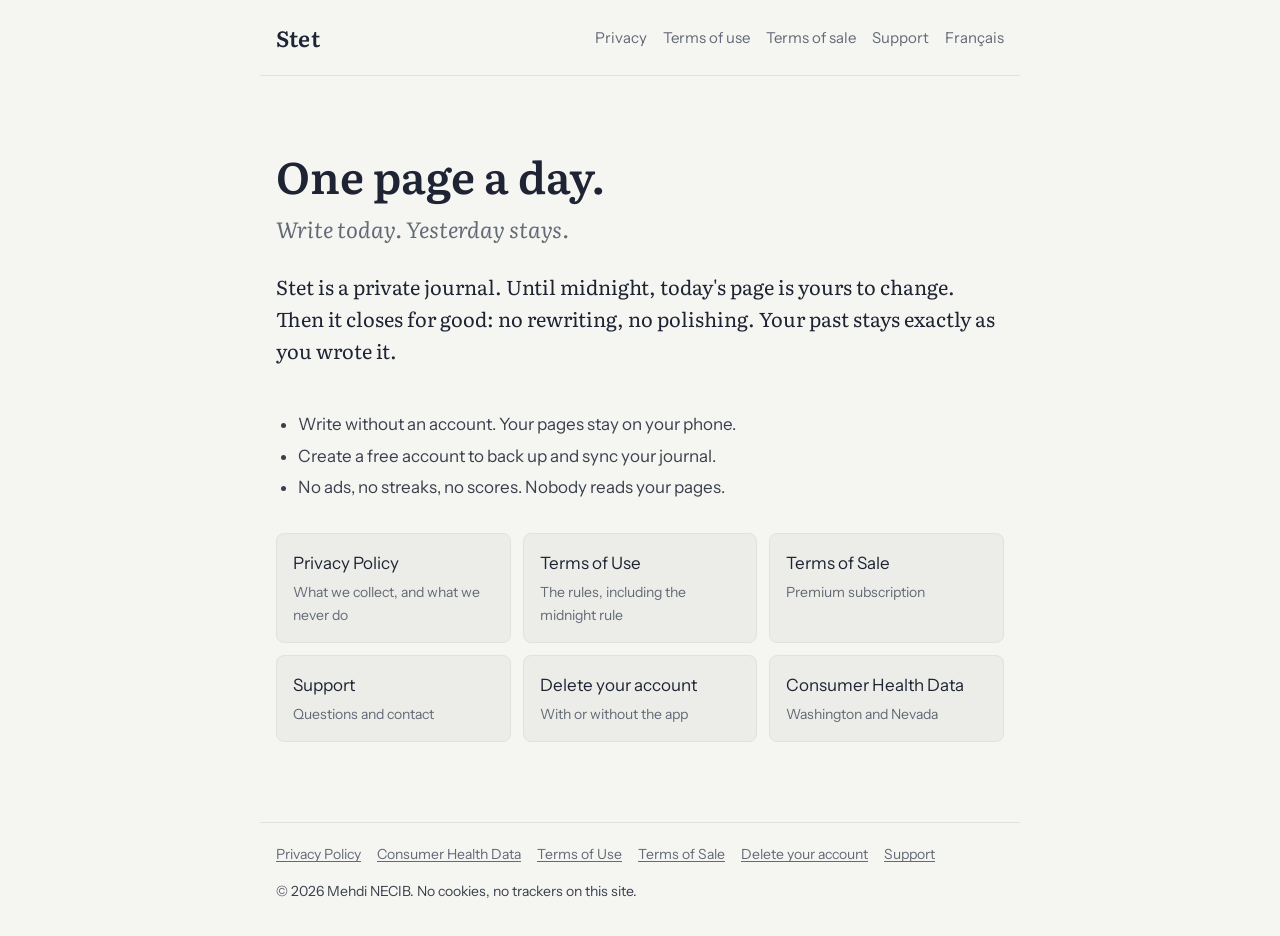
<file: index.html>
<!doctype html>
<html lang="en">
<head>
<meta charset="utf-8">
<meta name="viewport" content="width=device-width, initial-scale=1">
<title>Stet · One page a day</title>
<meta name="description" content="Stet is a private journal with one page a day. At midnight, the ink sets.">
<link rel="stylesheet" href="style.css">
<link rel="alternate" hreflang="fr" href="fr/">
<link rel="icon" href="favicon.svg" type="image/svg+xml">
</head>
<body>
<a class="skip" href="#content">Skip to content</a>
<header class="site">
  <a class="brand" href="./">Stet</a>
  <nav aria-label="Main">
    <a href="privacy/">Privacy</a>
    <a href="terms/">Terms of use</a>
    <a href="terms-of-sale/">Terms of sale</a>
    <a href="support/">Support</a>
    <a href="fr/" lang="fr" hreflang="fr">Français</a>
  </nav>
</header>

<main id="content">
<section class="hero">
  <h1>One page a day.</h1>
  <p class="tagline">Write today. Yesterday stays.</p>
  <p class="lead">Stet is a private journal. Until midnight, today's page is yours to change. Then it closes for good: no rewriting, no polishing. Your past stays exactly as you wrote it.</p>
</section>

<ul>
  <li>Write without an account. Your pages stay on your phone.</li>
  <li>Create a free account to back up and sync your journal.</li>
  <li>No ads, no streaks, no scores. Nobody reads your pages.</li>
</ul>

<div class="cards">
  <a href="privacy/">Privacy Policy<span>What we collect, and what we never do</span></a>
  <a href="terms/">Terms of Use<span>The rules, including the midnight rule</span></a>
  <a href="terms-of-sale/">Terms of Sale<span>Premium subscription</span></a>
  <a href="support/">Support<span>Questions and contact</span></a>
  <a href="delete-account/">Delete your account<span>With or without the app</span></a>
  <a href="privacy/#health-data">Consumer Health Data<span>Washington and Nevada</span></a>
</div>
</main>

<footer class="site">
  <nav aria-label="Legal">
    <a href="privacy/">Privacy Policy</a>
    <a href="privacy/#health-data">Consumer Health Data</a>
    <a href="terms/">Terms of Use</a>
    <a href="terms-of-sale/">Terms of Sale</a>
    <a href="delete-account/">Delete your account</a>
    <a href="support/">Support</a>
  </nav>
  <p>© 2026 Mehdi NECIB. No cookies, no trackers on this site.</p>
</footer>
</body>
</html>
</file>
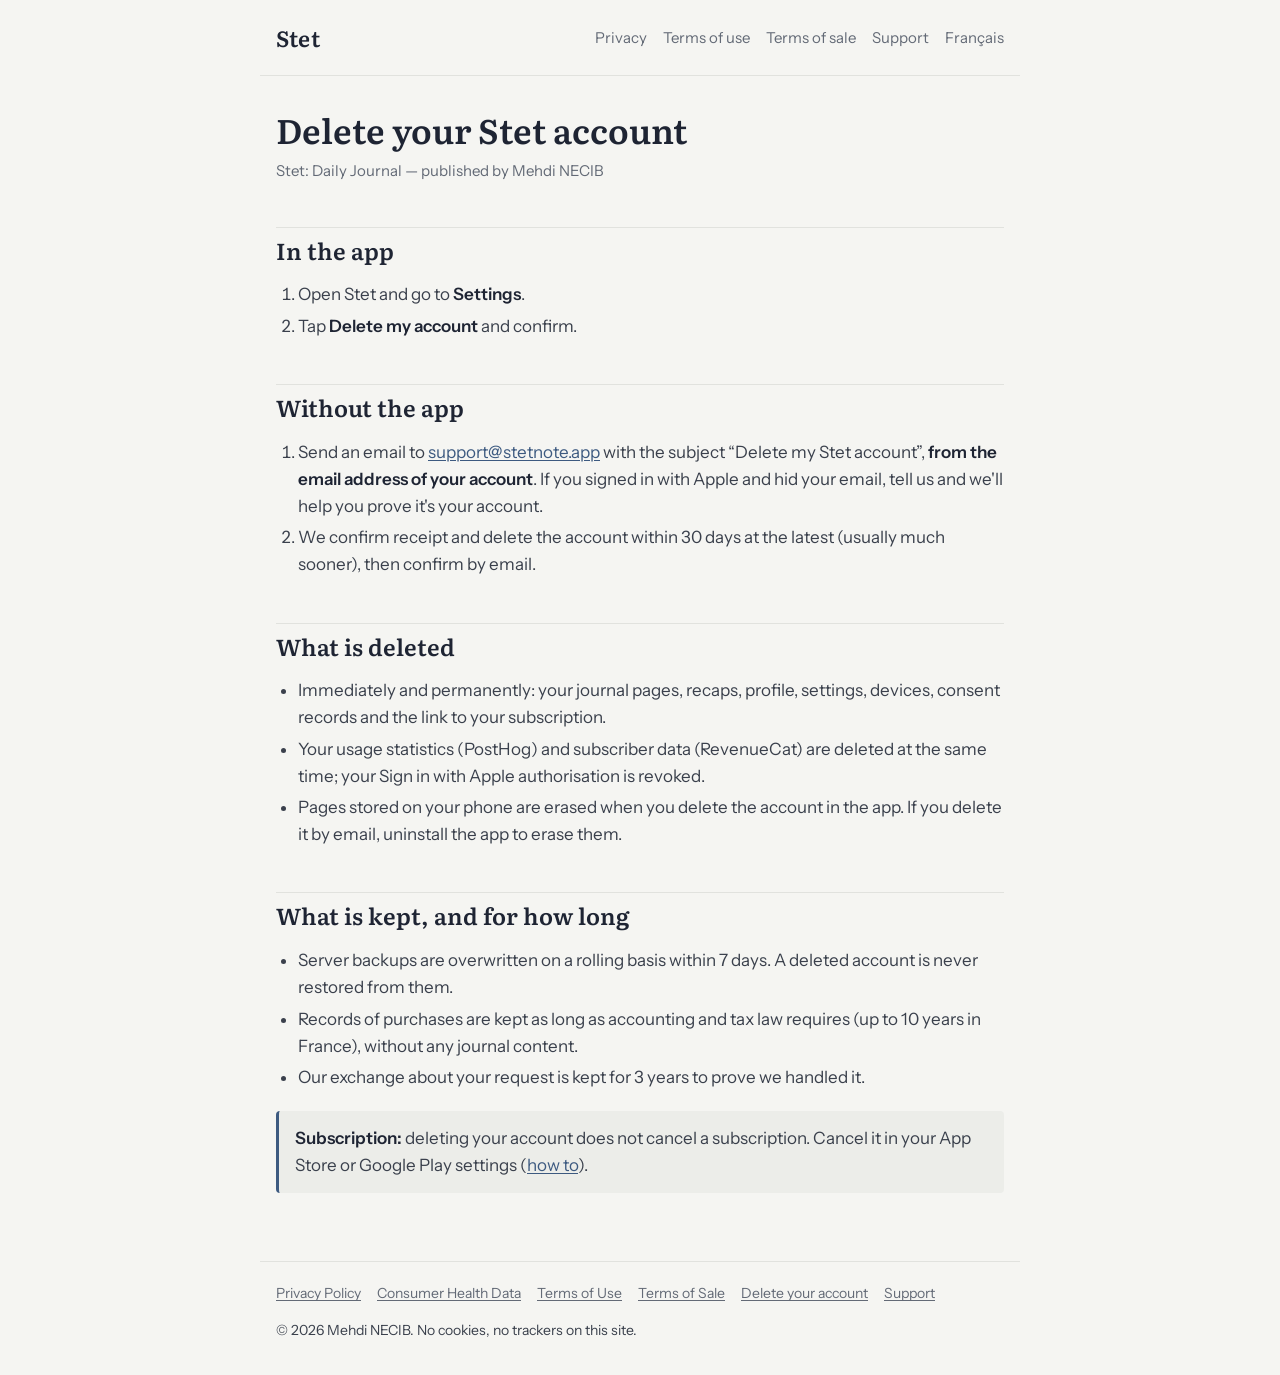
<file: delete-account/index.html>
<!doctype html>
<html lang="en">
<head>
<meta charset="utf-8">
<meta name="viewport" content="width=device-width, initial-scale=1">
<title>Delete Your Account · Stet</title>
<meta name="description" content="How to delete your Stet account and data, with or without the app.">
<link rel="stylesheet" href="../style.css">
<link rel="alternate" hreflang="fr" href="../fr/delete-account/">
<link rel="icon" href="../favicon.svg" type="image/svg+xml">
</head>
<body>
<a class="skip" href="#content">Skip to content</a>
<header class="site">
  <a class="brand" href="../">Stet</a>
  <nav aria-label="Main">
    <a href="../privacy/">Privacy</a>
    <a href="../terms/">Terms of use</a>
    <a href="../terms-of-sale/">Terms of sale</a>
    <a href="../support/">Support</a>
    <a href="../fr/delete-account/" lang="fr" hreflang="fr">Français</a>
  </nav>
</header>

<main id="content">
<h1>Delete your Stet account</h1>
<p class="meta">Stet: Daily Journal — published by Mehdi NECIB</p>

<h2>In the app</h2>
<ol>
  <li>Open Stet and go to <strong>Settings</strong>.</li>
  <li>Tap <strong>Delete my account</strong> and confirm.</li>
</ol>

<h2>Without the app</h2>
<ol>
  <li>Send an email to <a href="mailto:support@stetnote.app?subject=Delete%20my%20Stet%20account">support@stetnote.app</a> with the subject “Delete my Stet account”, <strong>from the email address of your account</strong>. If you signed in with Apple and hid your email, tell us and we'll help you prove it's your account.</li>
  <li>We confirm receipt and delete the account within 30 days at the latest (usually much sooner), then confirm by email.</li>
</ol>

<h2>What is deleted</h2>
<ul>
  <li>Immediately and permanently: your journal pages, recaps, profile, settings, devices, consent records and the link to your subscription.</li>
  <li>Your usage statistics (PostHog) and subscriber data (RevenueCat) are deleted at the same time; your Sign in with Apple authorisation is revoked.</li>
  <li>Pages stored on your phone are erased when you delete the account in the app. If you delete it by email, uninstall the app to erase them.</li>
</ul>

<h2>What is kept, and for how long</h2>
<ul>
  <li>Server backups are overwritten on a rolling basis within 7 days. A deleted account is never restored from them.</li>
  <li>Records of purchases are kept as long as accounting and tax law requires (up to 10 years in France), without any journal content.</li>
  <li>Our exchange about your request is kept for 3 years to prove we handled it.</li>
</ul>

<div class="note"><p><strong>Subscription:</strong> deleting your account does not cancel a subscription. Cancel it in your App Store or Google Play settings (<a href="../terms-of-sale/#cancel">how to</a>).</p></div>
</main>

<footer class="site">
  <nav aria-label="Legal">
    <a href="../privacy/">Privacy Policy</a>
    <a href="../privacy/#health-data">Consumer Health Data</a>
    <a href="../terms/">Terms of Use</a>
    <a href="../terms-of-sale/">Terms of Sale</a>
    <a href="../delete-account/">Delete your account</a>
    <a href="../support/">Support</a>
  </nav>
  <p>© 2026 Mehdi NECIB. No cookies, no trackers on this site.</p>
</footer>
</body>
</html>
</file>
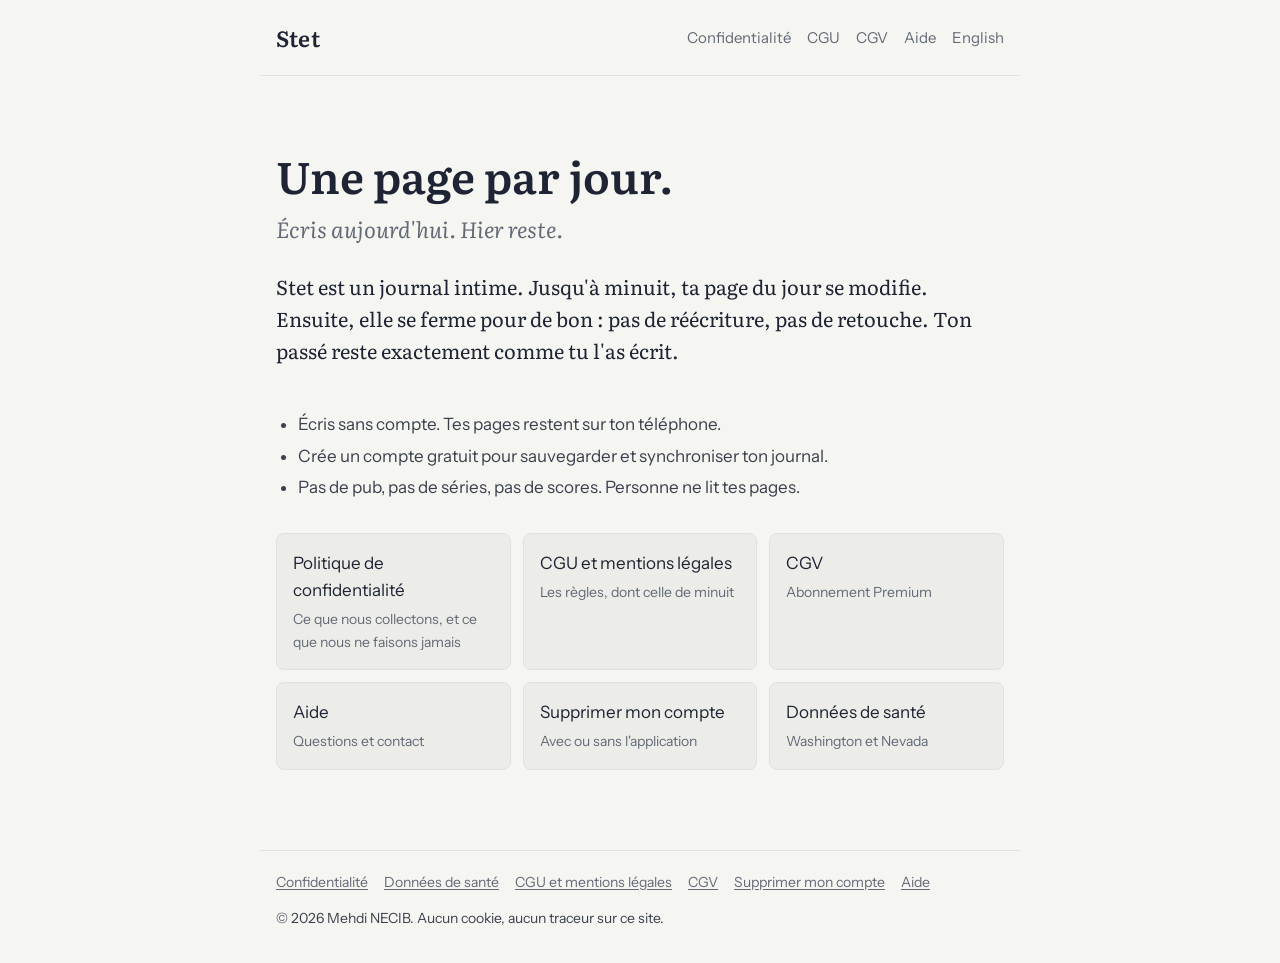
<file: fr/index.html>
<!doctype html>
<html lang="fr">
<head>
<meta charset="utf-8">
<meta name="viewport" content="width=device-width, initial-scale=1">
<title>Stet · Une page par jour</title>
<meta name="description" content="Stet est un journal intime d'une page par jour. À minuit, l'encre prend.">
<link rel="stylesheet" href="../style.css">
<link rel="alternate" hreflang="en" href="../">
<link rel="icon" href="../favicon.svg" type="image/svg+xml">
</head>
<body>
<a class="skip" href="#content">Aller au contenu</a>
<header class="site">
  <a class="brand" href="./">Stet</a>
  <nav aria-label="Principal">
    <a href="privacy/">Confidentialité</a>
    <a href="terms/">CGU</a>
    <a href="terms-of-sale/">CGV</a>
    <a href="support/">Aide</a>
    <a href="../" lang="en" hreflang="en">English</a>
  </nav>
</header>

<main id="content">
<section class="hero">
  <h1>Une page par jour.</h1>
  <p class="tagline">Écris aujourd'hui. Hier reste.</p>
  <p class="lead">Stet est un journal intime. Jusqu'à minuit, ta page du jour se modifie. Ensuite, elle se ferme pour de bon : pas de réécriture, pas de retouche. Ton passé reste exactement comme tu l'as écrit.</p>
</section>

<ul>
  <li>Écris sans compte. Tes pages restent sur ton téléphone.</li>
  <li>Crée un compte gratuit pour sauvegarder et synchroniser ton journal.</li>
  <li>Pas de pub, pas de séries, pas de scores. Personne ne lit tes pages.</li>
</ul>

<div class="cards">
  <a href="privacy/">Politique de confidentialité<span>Ce que nous collectons, et ce que nous ne faisons jamais</span></a>
  <a href="terms/">CGU et mentions légales<span>Les règles, dont celle de minuit</span></a>
  <a href="terms-of-sale/">CGV<span>Abonnement Premium</span></a>
  <a href="support/">Aide<span>Questions et contact</span></a>
  <a href="delete-account/">Supprimer mon compte<span>Avec ou sans l'application</span></a>
  <a href="privacy/#health-data">Données de santé<span>Washington et Nevada</span></a>
</div>
</main>

<footer class="site">
  <nav aria-label="Informations légales">
    <a href="privacy/">Confidentialité</a>
    <a href="privacy/#health-data">Données de santé</a>
    <a href="terms/">CGU et mentions légales</a>
    <a href="terms-of-sale/">CGV</a>
    <a href="delete-account/">Supprimer mon compte</a>
    <a href="support/">Aide</a>
  </nav>
  <p>© 2026 Mehdi NECIB. Aucun cookie, aucun traceur sur ce site.</p>
</footer>
</body>
</html>
</file>
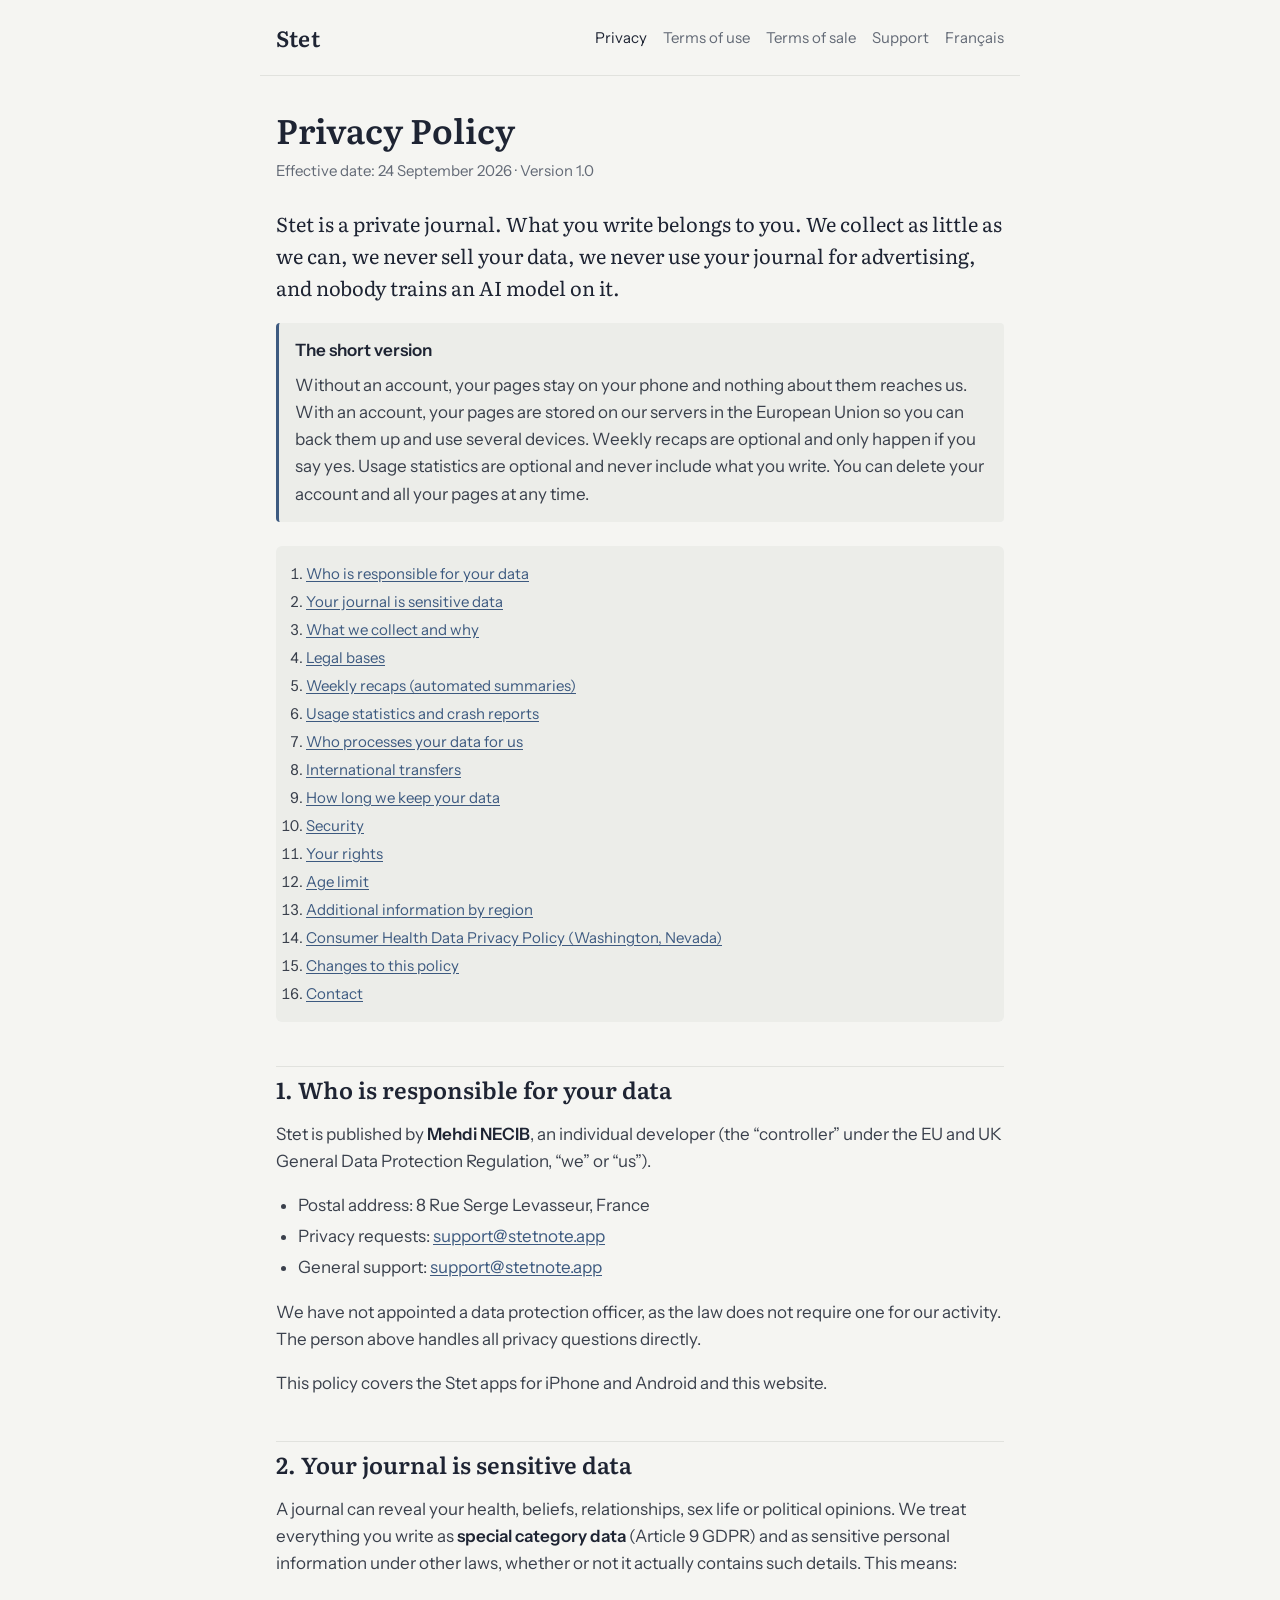
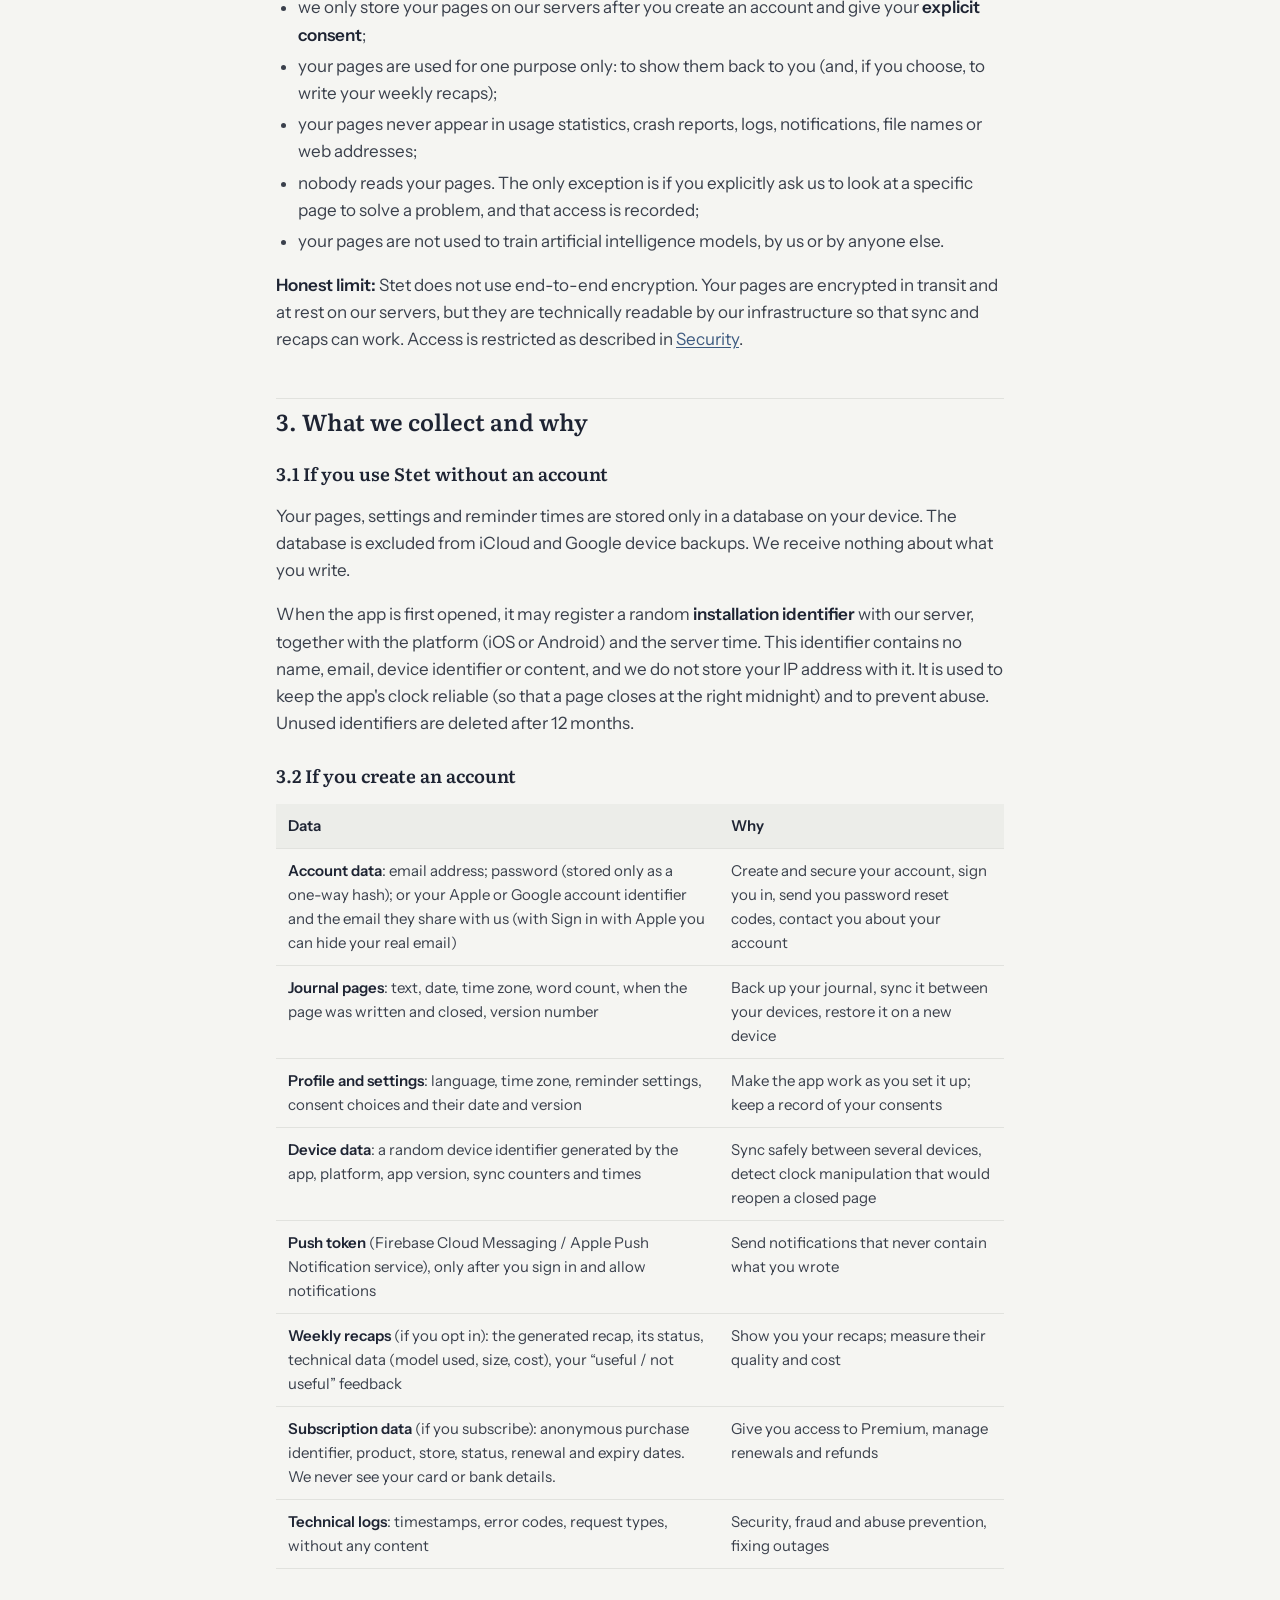
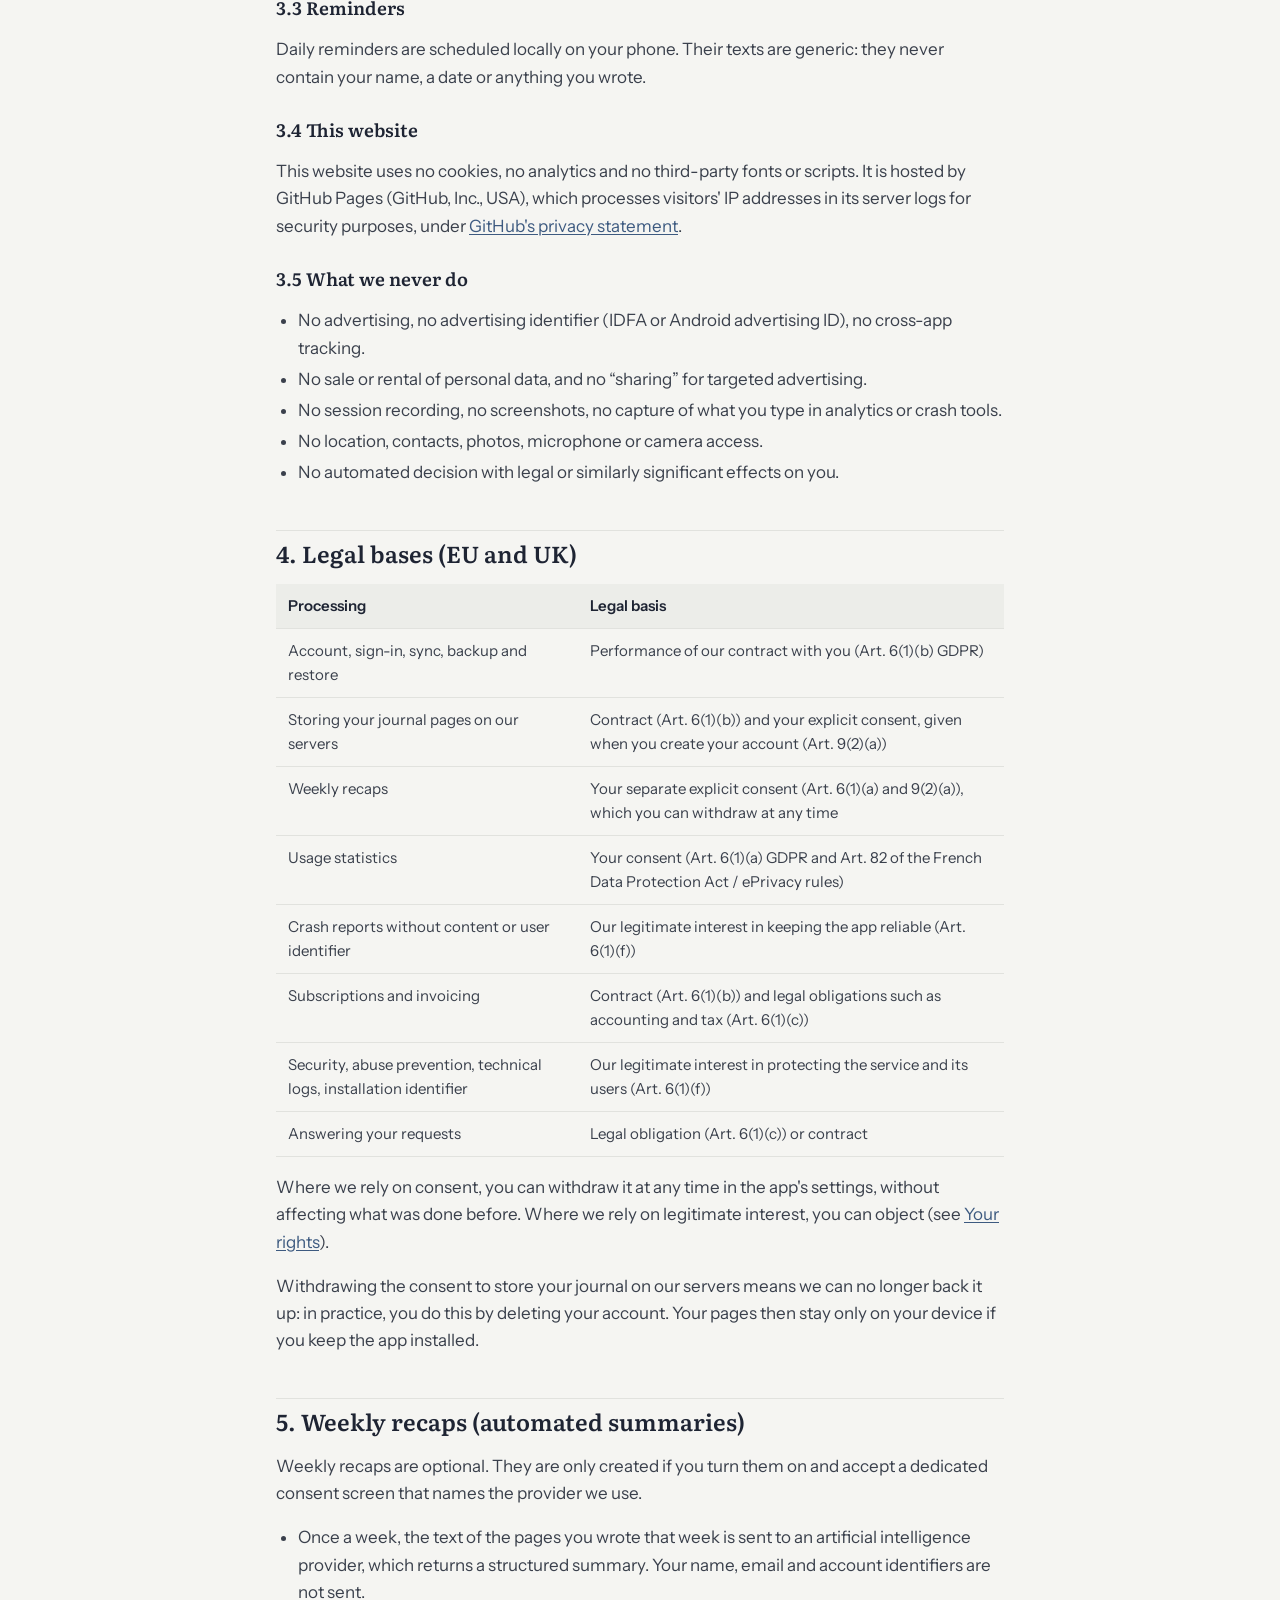
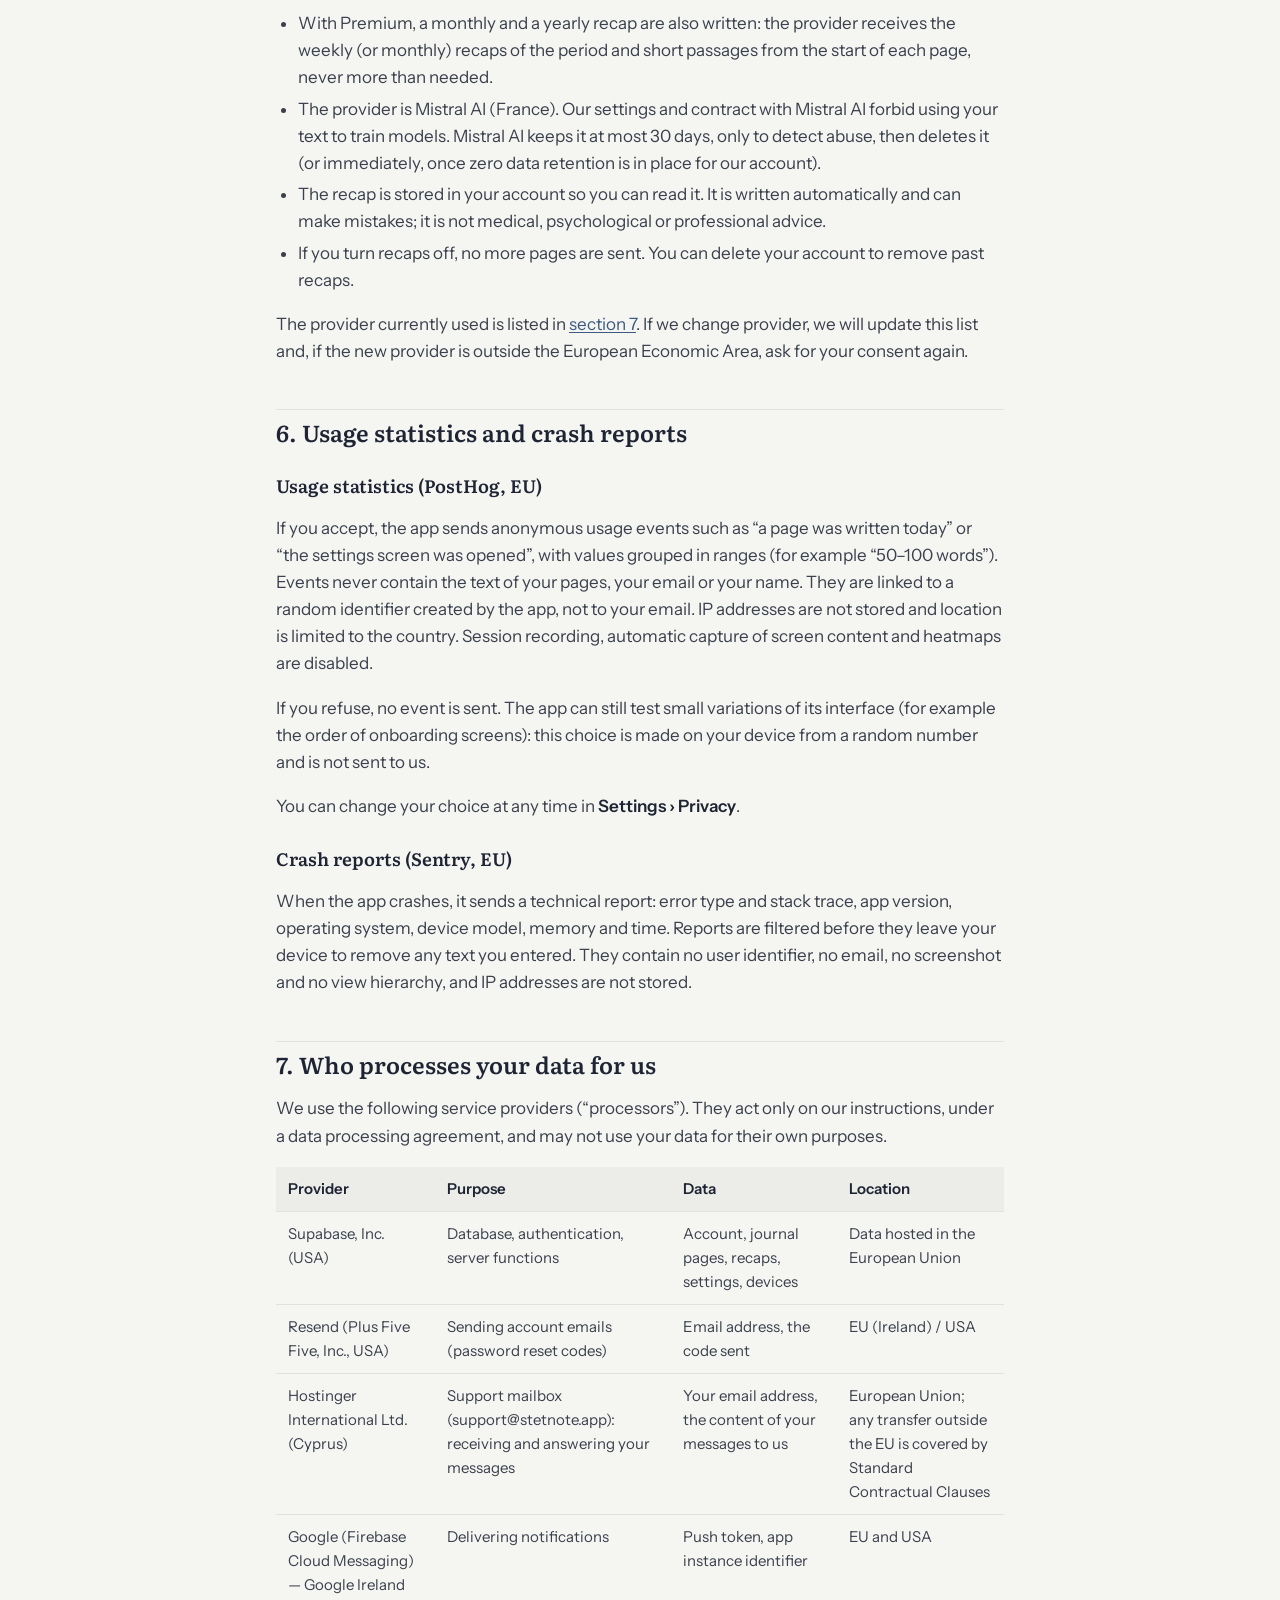
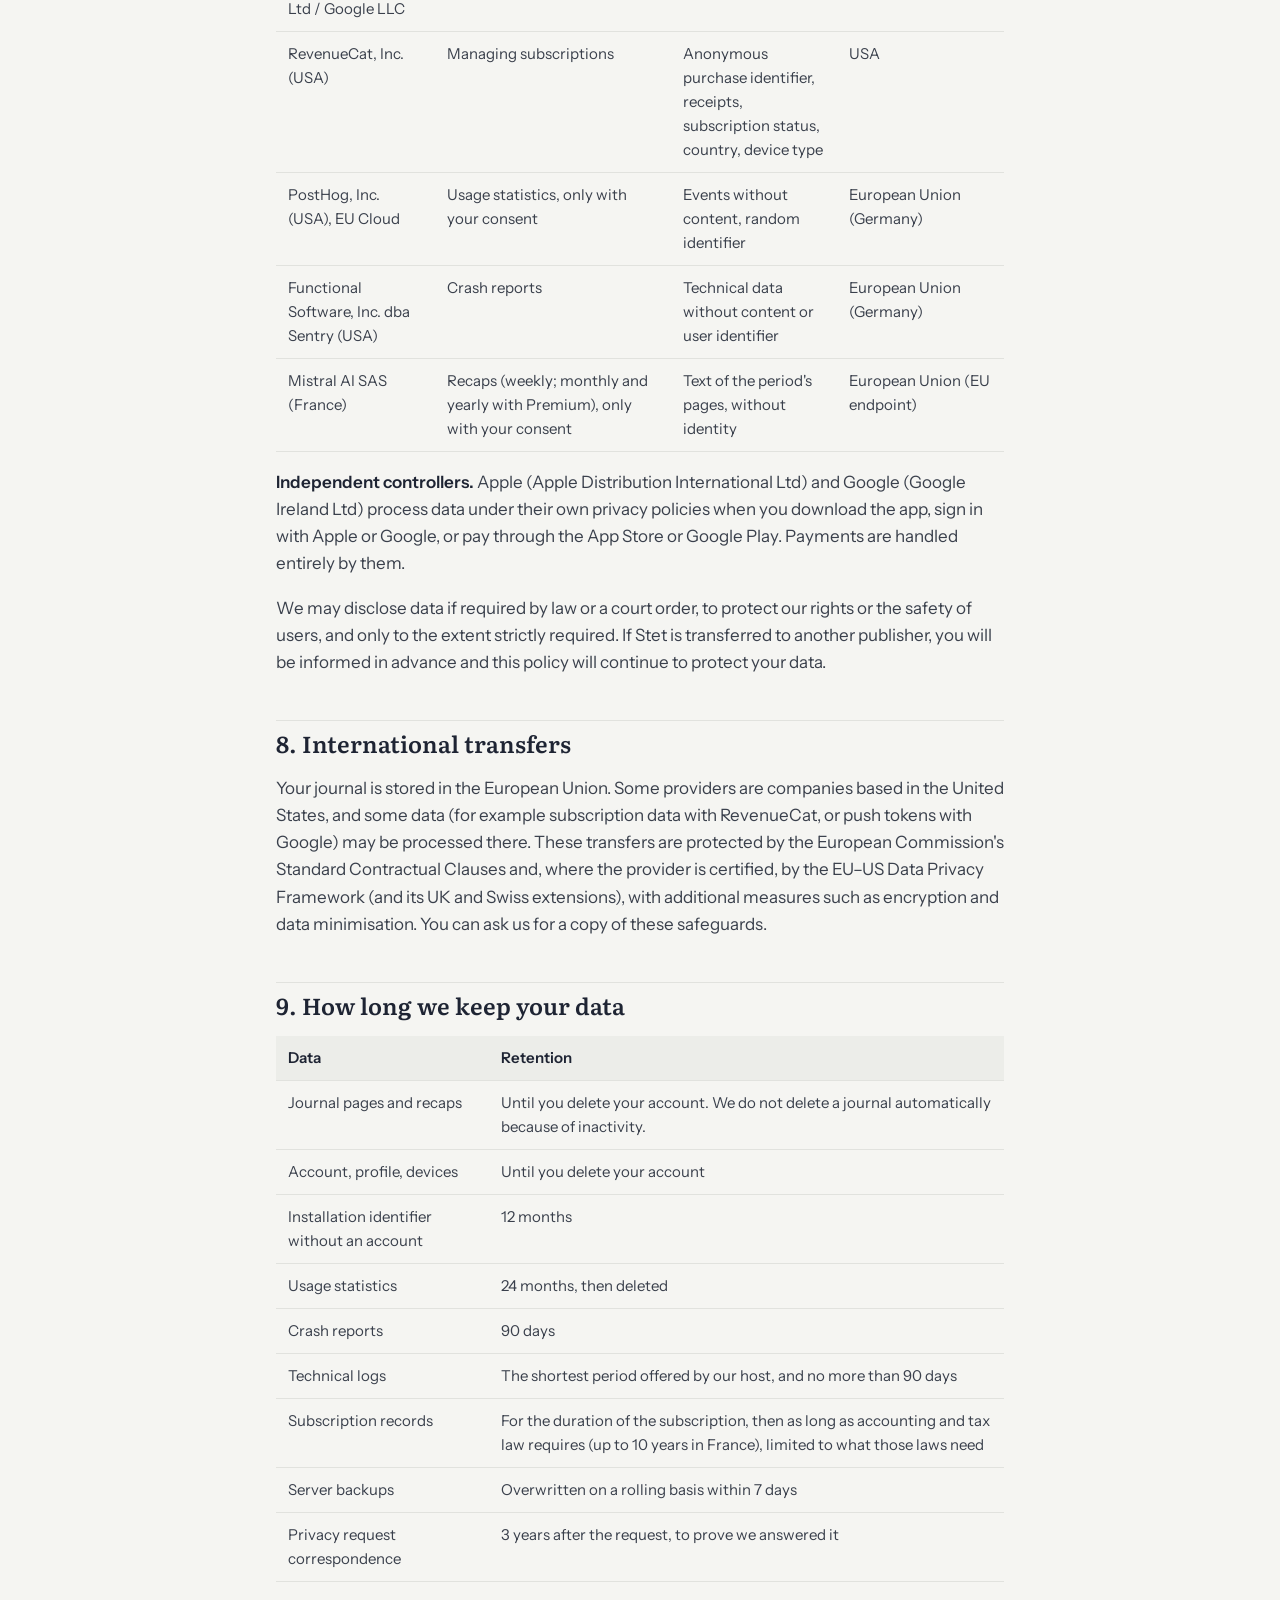
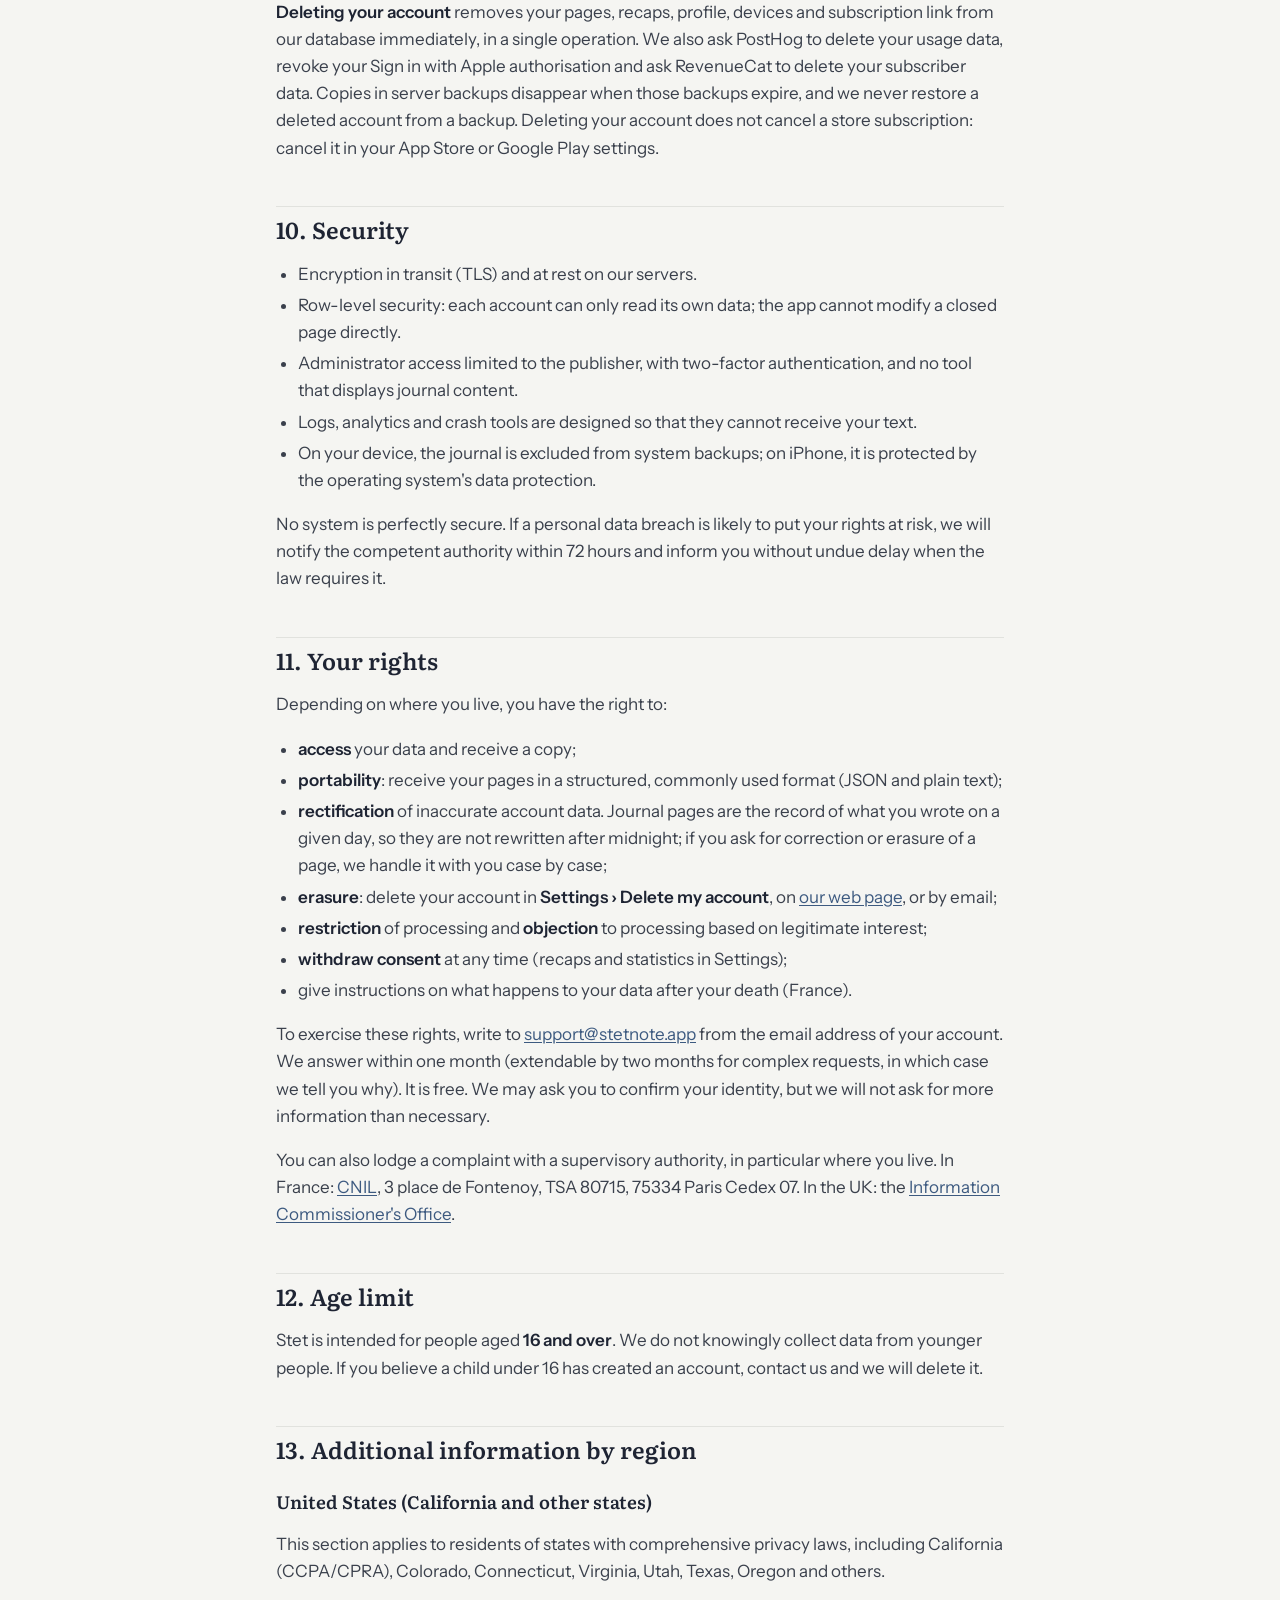
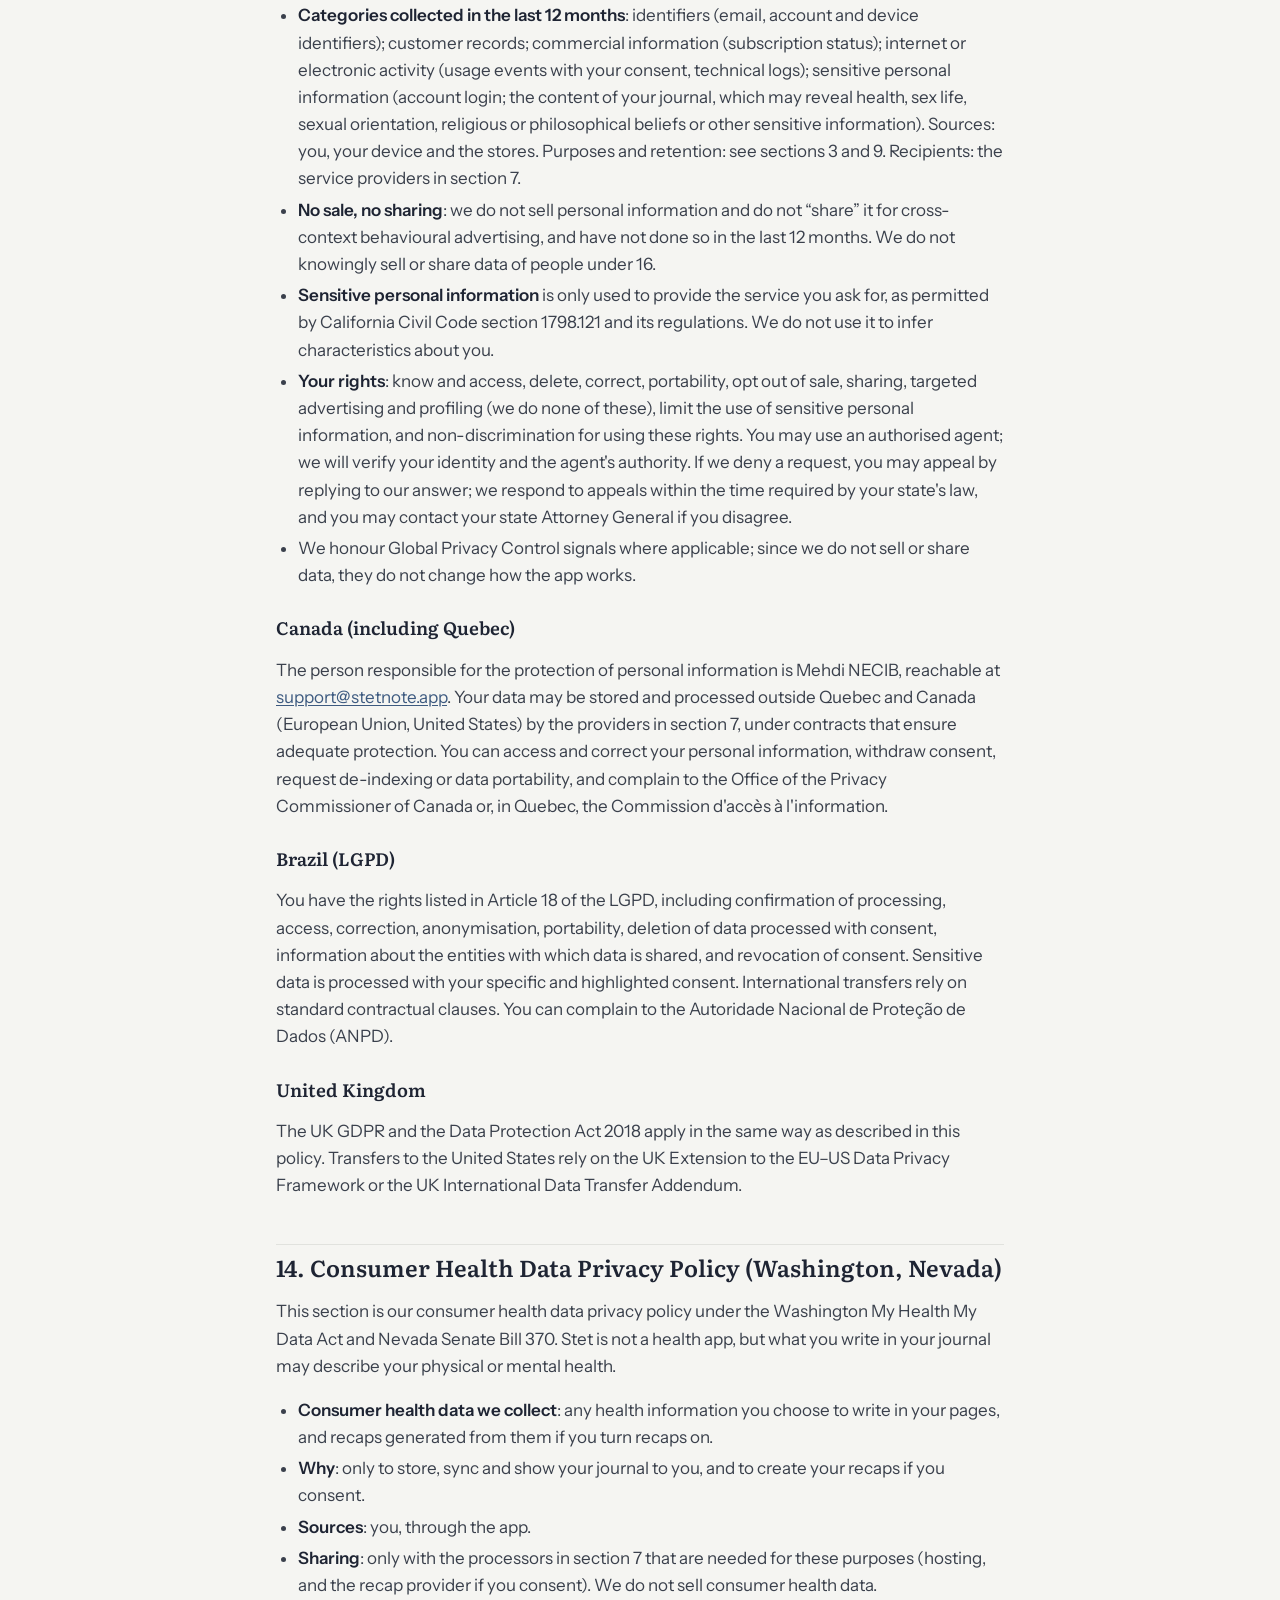
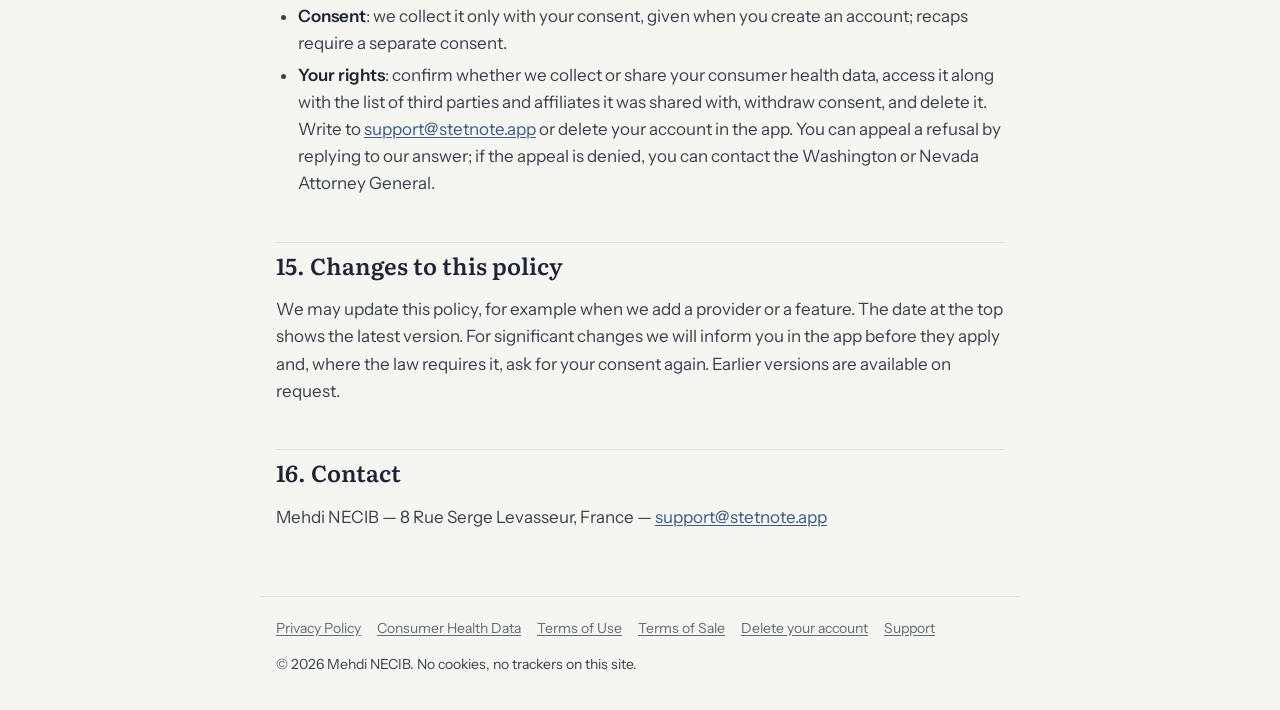
<file: privacy/index.html>
<!doctype html>
<html lang="en">
<head>
<meta charset="utf-8">
<meta name="viewport" content="width=device-width, initial-scale=1">
<title>Privacy Policy · Stet</title>
<meta name="description" content="How Stet collects, uses and protects your personal data, including your journal.">
<link rel="stylesheet" href="../style.css">
<link rel="alternate" hreflang="fr" href="../fr/privacy/">
<link rel="icon" href="../favicon.svg" type="image/svg+xml">
</head>
<body>
<a class="skip" href="#content">Skip to content</a>
<header class="site">
  <a class="brand" href="../">Stet</a>
  <nav aria-label="Main">
    <a href="../privacy/" aria-current="page">Privacy</a>
    <a href="../terms/">Terms of use</a>
    <a href="../terms-of-sale/">Terms of sale</a>
    <a href="../support/">Support</a>
    <a href="../fr/privacy/" lang="fr" hreflang="fr">Français</a>
  </nav>
</header>

<main id="content">
<h1>Privacy Policy</h1>
<p class="meta">Effective date: 24 September 2026 · Version 1.0</p>

<p class="lead">Stet is a private journal. What you write belongs to you. We collect as little as we can, we never sell your data, we never use your journal for advertising, and nobody trains an AI model on it.</p>

<div class="note">
  <p><strong>The short version</strong></p>
  <p>Without an account, your pages stay on your phone and nothing about them reaches us. With an account, your pages are stored on our servers in the European Union so you can back them up and use several devices. Weekly recaps are optional and only happen if you say yes. Usage statistics are optional and never include what you write. You can delete your account and all your pages at any time.</p>
</div>

<nav class="toc" aria-label="Contents">
<ol>
  <li><a href="#controller">Who is responsible for your data</a></li>
  <li><a href="#journal">Your journal is sensitive data</a></li>
  <li><a href="#collect">What we collect and why</a></li>
  <li><a href="#bases">Legal bases</a></li>
  <li><a href="#recaps">Weekly recaps (automated summaries)</a></li>
  <li><a href="#analytics">Usage statistics and crash reports</a></li>
  <li><a href="#processors">Who processes your data for us</a></li>
  <li><a href="#transfers">International transfers</a></li>
  <li><a href="#retention">How long we keep your data</a></li>
  <li><a href="#security">Security</a></li>
  <li><a href="#rights">Your rights</a></li>
  <li><a href="#children">Age limit</a></li>
  <li><a href="#regional">Additional information by region</a></li>
  <li><a href="#health-data">Consumer Health Data Privacy Policy (Washington, Nevada)</a></li>
  <li><a href="#changes">Changes to this policy</a></li>
  <li><a href="#contact">Contact</a></li>
</ol>
</nav>

<h2 id="controller">1. Who is responsible for your data</h2>
<p>Stet is published by <strong>Mehdi NECIB</strong>, an individual developer (the “controller” under the EU and UK General Data Protection Regulation, “we” or “us”).</p>
<ul>
  <li>Postal address: 8 Rue Serge Levasseur, France</li>
  <li>Privacy requests: <a href="mailto:support@stetnote.app">support@stetnote.app</a></li>
  <li>General support: <a href="mailto:support@stetnote.app">support@stetnote.app</a></li>
</ul>
<p>We have not appointed a data protection officer, as the law does not require one for our activity. The person above handles all privacy questions directly.</p>
<p>This policy covers the Stet apps for iPhone and Android and this website.</p>

<h2 id="journal">2. Your journal is sensitive data</h2>
<p>A journal can reveal your health, beliefs, relationships, sex life or political opinions. We treat everything you write as <strong>special category data</strong> (Article 9 GDPR) and as sensitive personal information under other laws, whether or not it actually contains such details. This means:</p>
<ul>
  <li>we only store your pages on our servers after you create an account and give your <strong>explicit consent</strong>;</li>
  <li>your pages are used for one purpose only: to show them back to you (and, if you choose, to write your weekly recaps);</li>
  <li>your pages never appear in usage statistics, crash reports, logs, notifications, file names or web addresses;</li>
  <li>nobody reads your pages. The only exception is if you explicitly ask us to look at a specific page to solve a problem, and that access is recorded;</li>
  <li>your pages are not used to train artificial intelligence models, by us or by anyone else.</li>
</ul>
<p><strong>Honest limit:</strong> Stet does not use end-to-end encryption. Your pages are encrypted in transit and at rest on our servers, but they are technically readable by our infrastructure so that sync and recaps can work. Access is restricted as described in <a href="#security">Security</a>.</p>

<h2 id="collect">3. What we collect and why</h2>

<h3>3.1 If you use Stet without an account</h3>
<p>Your pages, settings and reminder times are stored only in a database on your device. The database is excluded from iCloud and Google device backups. We receive nothing about what you write.</p>
<p>When the app is first opened, it may register a random <strong>installation identifier</strong> with our server, together with the platform (iOS or Android) and the server time. This identifier contains no name, email, device identifier or content, and we do not store your IP address with it. It is used to keep the app's clock reliable (so that a page closes at the right midnight) and to prevent abuse. Unused identifiers are deleted after 12 months.</p>

<h3>3.2 If you create an account</h3>
<div class="table-wrap">
<table>
<thead><tr><th>Data</th><th>Why</th></tr></thead>
<tbody>
<tr><td><strong>Account data</strong>: email address; password (stored only as a one-way hash); or your Apple or Google account identifier and the email they share with us (with Sign in with Apple you can hide your real email)</td><td>Create and secure your account, sign you in, send you password reset codes, contact you about your account</td></tr>
<tr><td><strong>Journal pages</strong>: text, date, time zone, word count, when the page was written and closed, version number</td><td>Back up your journal, sync it between your devices, restore it on a new device</td></tr>
<tr><td><strong>Profile and settings</strong>: language, time zone, reminder settings, consent choices and their date and version</td><td>Make the app work as you set it up; keep a record of your consents</td></tr>
<tr><td><strong>Device data</strong>: a random device identifier generated by the app, platform, app version, sync counters and times</td><td>Sync safely between several devices, detect clock manipulation that would reopen a closed page</td></tr>
<tr><td><strong>Push token</strong> (Firebase Cloud Messaging / Apple Push Notification service), only after you sign in and allow notifications</td><td>Send notifications that never contain what you wrote</td></tr>
<tr><td><strong>Weekly recaps</strong> (if you opt in): the generated recap, its status, technical data (model used, size, cost), your “useful / not useful” feedback</td><td>Show you your recaps; measure their quality and cost</td></tr>
<tr><td><strong>Subscription data</strong> (if you subscribe): anonymous purchase identifier, product, store, status, renewal and expiry dates. We never see your card or bank details.</td><td>Give you access to Premium, manage renewals and refunds</td></tr>
<tr><td><strong>Technical logs</strong>: timestamps, error codes, request types, without any content</td><td>Security, fraud and abuse prevention, fixing outages</td></tr>
</tbody>
</table>
</div>

<h3>3.3 Reminders</h3>
<p>Daily reminders are scheduled locally on your phone. Their texts are generic: they never contain your name, a date or anything you wrote.</p>

<h3>3.4 This website</h3>
<p>This website uses no cookies, no analytics and no third-party fonts or scripts. It is hosted by GitHub Pages (GitHub, Inc., USA), which processes visitors' IP addresses in its server logs for security purposes, under <a href="https://docs.github.com/en/site-policy/privacy-policies/github-general-privacy-statement">GitHub's privacy statement</a>.</p>

<h3>3.5 What we never do</h3>
<ul>
  <li>No advertising, no advertising identifier (IDFA or Android advertising ID), no cross-app tracking.</li>
  <li>No sale or rental of personal data, and no “sharing” for targeted advertising.</li>
  <li>No session recording, no screenshots, no capture of what you type in analytics or crash tools.</li>
  <li>No location, contacts, photos, microphone or camera access.</li>
  <li>No automated decision with legal or similarly significant effects on you.</li>
</ul>

<h2 id="bases">4. Legal bases (EU and UK)</h2>
<div class="table-wrap">
<table>
<thead><tr><th>Processing</th><th>Legal basis</th></tr></thead>
<tbody>
<tr><td>Account, sign-in, sync, backup and restore</td><td>Performance of our contract with you (Art. 6(1)(b) GDPR)</td></tr>
<tr><td>Storing your journal pages on our servers</td><td>Contract (Art. 6(1)(b)) and your explicit consent, given when you create your account (Art. 9(2)(a))</td></tr>
<tr><td>Weekly recaps</td><td>Your separate explicit consent (Art. 6(1)(a) and 9(2)(a)), which you can withdraw at any time</td></tr>
<tr><td>Usage statistics</td><td>Your consent (Art. 6(1)(a) GDPR and Art. 82 of the French Data Protection Act / ePrivacy rules)</td></tr>
<tr><td>Crash reports without content or user identifier</td><td>Our legitimate interest in keeping the app reliable (Art. 6(1)(f))</td></tr>
<tr><td>Subscriptions and invoicing</td><td>Contract (Art. 6(1)(b)) and legal obligations such as accounting and tax (Art. 6(1)(c))</td></tr>
<tr><td>Security, abuse prevention, technical logs, installation identifier</td><td>Our legitimate interest in protecting the service and its users (Art. 6(1)(f))</td></tr>
<tr><td>Answering your requests</td><td>Legal obligation (Art. 6(1)(c)) or contract</td></tr>
</tbody>
</table>
</div>
<p>Where we rely on consent, you can withdraw it at any time in the app's settings, without affecting what was done before. Where we rely on legitimate interest, you can object (see <a href="#rights">Your rights</a>).</p>
<p>Withdrawing the consent to store your journal on our servers means we can no longer back it up: in practice, you do this by deleting your account. Your pages then stay only on your device if you keep the app installed.</p>

<h2 id="recaps">5. Weekly recaps (automated summaries)</h2>
<p>Weekly recaps are optional. They are only created if you turn them on and accept a dedicated consent screen that names the provider we use.</p>
<ul>
  <li>Once a week, the text of the pages you wrote that week is sent to an artificial intelligence provider, which returns a structured summary. Your name, email and account identifiers are not sent.</li>
  <li>With Premium, a monthly and a yearly recap are also written: the provider receives the weekly (or monthly) recaps of the period and short passages from the start of each page, never more than needed.</li>
  <li>The provider is Mistral AI (France). Our settings and contract with Mistral AI forbid using your text to train models. Mistral AI keeps it at most 30 days, only to detect abuse, then deletes it (or immediately, once zero data retention is in place for our account).</li>
  <li>The recap is stored in your account so you can read it. It is written automatically and can make mistakes; it is not medical, psychological or professional advice.</li>
  <li>If you turn recaps off, no more pages are sent. You can delete your account to remove past recaps.</li>
</ul>
<p>The provider currently used is listed in <a href="#processors">section 7</a>. If we change provider, we will update this list and, if the new provider is outside the European Economic Area, ask for your consent again.</p>

<h2 id="analytics">6. Usage statistics and crash reports</h2>
<h3>Usage statistics (PostHog, EU)</h3>
<p>If you accept, the app sends anonymous usage events such as “a page was written today” or “the settings screen was opened”, with values grouped in ranges (for example “50–100 words”). Events never contain the text of your pages, your email or your name. They are linked to a random identifier created by the app, not to your email. IP addresses are not stored and location is limited to the country. Session recording, automatic capture of screen content and heatmaps are disabled.</p>
<p>If you refuse, no event is sent. The app can still test small variations of its interface (for example the order of onboarding screens): this choice is made on your device from a random number and is not sent to us.</p>
<p>You can change your choice at any time in <strong>Settings › Privacy</strong>.</p>
<h3>Crash reports (Sentry, EU)</h3>
<p>When the app crashes, it sends a technical report: error type and stack trace, app version, operating system, device model, memory and time. Reports are filtered before they leave your device to remove any text you entered. They contain no user identifier, no email, no screenshot and no view hierarchy, and IP addresses are not stored.</p>

<h2 id="processors">7. Who processes your data for us</h2>
<p>We use the following service providers (“processors”). They act only on our instructions, under a data processing agreement, and may not use your data for their own purposes.</p>
<div class="table-wrap">
<table>
<thead><tr><th>Provider</th><th>Purpose</th><th>Data</th><th>Location</th></tr></thead>
<tbody>
<tr><td>Supabase, Inc. (USA)</td><td>Database, authentication, server functions</td><td>Account, journal pages, recaps, settings, devices</td><td>Data hosted in the European Union</td></tr>
<tr><td>Resend (Plus Five Five, Inc., USA)</td><td>Sending account emails (password reset codes)</td><td>Email address, the code sent</td><td>EU (Ireland) / USA</td></tr>
<tr><td>Hostinger International Ltd. (Cyprus)</td><td>Support mailbox (support@stetnote.app): receiving and answering your messages</td><td>Your email address, the content of your messages to us</td><td>European Union; any transfer outside the EU is covered by Standard Contractual Clauses</td></tr>
<tr><td>Google (Firebase Cloud Messaging) — Google Ireland Ltd / Google LLC</td><td>Delivering notifications</td><td>Push token, app instance identifier</td><td>EU and USA</td></tr>
<tr><td>RevenueCat, Inc. (USA)</td><td>Managing subscriptions</td><td>Anonymous purchase identifier, receipts, subscription status, country, device type</td><td>USA</td></tr>
<tr><td>PostHog, Inc. (USA), EU Cloud</td><td>Usage statistics, only with your consent</td><td>Events without content, random identifier</td><td>European Union (Germany)</td></tr>
<tr><td>Functional Software, Inc. dba Sentry (USA)</td><td>Crash reports</td><td>Technical data without content or user identifier</td><td>European Union (Germany)</td></tr>
<tr><td>Mistral AI SAS (France)</td><td>Recaps (weekly; monthly and yearly with Premium), only with your consent</td><td>Text of the period's pages, without identity</td><td>European Union (EU endpoint)</td></tr>
</tbody>
</table>
</div>
<p><strong>Independent controllers.</strong> Apple (Apple Distribution International Ltd) and Google (Google Ireland Ltd) process data under their own privacy policies when you download the app, sign in with Apple or Google, or pay through the App Store or Google Play. Payments are handled entirely by them.</p>
<p>We may disclose data if required by law or a court order, to protect our rights or the safety of users, and only to the extent strictly required. If Stet is transferred to another publisher, you will be informed in advance and this policy will continue to protect your data.</p>

<h2 id="transfers">8. International transfers</h2>
<p>Your journal is stored in the European Union. Some providers are companies based in the United States, and some data (for example subscription data with RevenueCat, or push tokens with Google) may be processed there. These transfers are protected by the European Commission's Standard Contractual Clauses and, where the provider is certified, by the EU–US Data Privacy Framework (and its UK and Swiss extensions), with additional measures such as encryption and data minimisation. You can ask us for a copy of these safeguards.</p>

<h2 id="retention">9. How long we keep your data</h2>
<div class="table-wrap">
<table>
<thead><tr><th>Data</th><th>Retention</th></tr></thead>
<tbody>
<tr><td>Journal pages and recaps</td><td>Until you delete your account. We do not delete a journal automatically because of inactivity.</td></tr>
<tr><td>Account, profile, devices</td><td>Until you delete your account</td></tr>
<tr><td>Installation identifier without an account</td><td>12 months</td></tr>
<tr><td>Usage statistics</td><td>24 months, then deleted</td></tr>
<tr><td>Crash reports</td><td>90 days</td></tr>
<tr><td>Technical logs</td><td>The shortest period offered by our host, and no more than 90 days</td></tr>
<tr><td>Subscription records</td><td>For the duration of the subscription, then as long as accounting and tax law requires (up to 10 years in France), limited to what those laws need</td></tr>
<tr><td>Server backups</td><td>Overwritten on a rolling basis within 7 days</td></tr>
<tr><td>Privacy request correspondence</td><td>3 years after the request, to prove we answered it</td></tr>
</tbody>
</table>
</div>
<p><strong>Deleting your account</strong> removes your pages, recaps, profile, devices and subscription link from our database immediately, in a single operation. We also ask PostHog to delete your usage data, revoke your Sign in with Apple authorisation and ask RevenueCat to delete your subscriber data. Copies in server backups disappear when those backups expire, and we never restore a deleted account from a backup. Deleting your account does not cancel a store subscription: cancel it in your App Store or Google Play settings.</p>

<h2 id="security">10. Security</h2>
<ul>
  <li>Encryption in transit (TLS) and at rest on our servers.</li>
  <li>Row-level security: each account can only read its own data; the app cannot modify a closed page directly.</li>
  <li>Administrator access limited to the publisher, with two-factor authentication, and no tool that displays journal content.</li>
  <li>Logs, analytics and crash tools are designed so that they cannot receive your text.</li>
  <li>On your device, the journal is excluded from system backups; on iPhone, it is protected by the operating system's data protection.</li>
</ul>
<p>No system is perfectly secure. If a personal data breach is likely to put your rights at risk, we will notify the competent authority within 72 hours and inform you without undue delay when the law requires it.</p>

<h2 id="rights">11. Your rights</h2>
<p>Depending on where you live, you have the right to:</p>
<ul>
  <li><strong>access</strong> your data and receive a copy;</li>
  <li><strong>portability</strong>: receive your pages in a structured, commonly used format (JSON and plain text);</li>
  <li><strong>rectification</strong> of inaccurate account data. Journal pages are the record of what you wrote on a given day, so they are not rewritten after midnight; if you ask for correction or erasure of a page, we handle it with you case by case;</li>
  <li><strong>erasure</strong>: delete your account in <strong>Settings › Delete my account</strong>, on <a href="../delete-account/">our web page</a>, or by email;</li>
  <li><strong>restriction</strong> of processing and <strong>objection</strong> to processing based on legitimate interest;</li>
  <li><strong>withdraw consent</strong> at any time (recaps and statistics in Settings);</li>
  <li>give instructions on what happens to your data after your death (France).</li>
</ul>
<p>To exercise these rights, write to <a href="mailto:support@stetnote.app">support@stetnote.app</a> from the email address of your account. We answer within one month (extendable by two months for complex requests, in which case we tell you why). It is free. We may ask you to confirm your identity, but we will not ask for more information than necessary.</p>
<p>You can also lodge a complaint with a supervisory authority, in particular where you live. In France: <a href="https://www.cnil.fr/en/complaints">CNIL</a>, 3 place de Fontenoy, TSA 80715, 75334 Paris Cedex 07. In the UK: the <a href="https://ico.org.uk/make-a-complaint/">Information Commissioner's Office</a>.</p>

<h2 id="children">12. Age limit</h2>
<p>Stet is intended for people aged <strong>16 and over</strong>. We do not knowingly collect data from younger people. If you believe a child under 16 has created an account, contact us and we will delete it.</p>

<h2 id="regional">13. Additional information by region</h2>

<h3 id="us">United States (California and other states)</h3>
<p>This section applies to residents of states with comprehensive privacy laws, including California (CCPA/CPRA), Colorado, Connecticut, Virginia, Utah, Texas, Oregon and others.</p>
<ul>
  <li><strong>Categories collected in the last 12 months</strong>: identifiers (email, account and device identifiers); customer records; commercial information (subscription status); internet or electronic activity (usage events with your consent, technical logs); sensitive personal information (account login; the content of your journal, which may reveal health, sex life, sexual orientation, religious or philosophical beliefs or other sensitive information). Sources: you, your device and the stores. Purposes and retention: see sections 3 and 9. Recipients: the service providers in section 7.</li>
  <li><strong>No sale, no sharing</strong>: we do not sell personal information and do not “share” it for cross-context behavioural advertising, and have not done so in the last 12 months. We do not knowingly sell or share data of people under 16.</li>
  <li><strong>Sensitive personal information</strong> is only used to provide the service you ask for, as permitted by California Civil Code section 1798.121 and its regulations. We do not use it to infer characteristics about you.</li>
  <li><strong>Your rights</strong>: know and access, delete, correct, portability, opt out of sale, sharing, targeted advertising and profiling (we do none of these), limit the use of sensitive personal information, and non-discrimination for using these rights. You may use an authorised agent; we will verify your identity and the agent's authority. If we deny a request, you may appeal by replying to our answer; we respond to appeals within the time required by your state's law, and you may contact your state Attorney General if you disagree.</li>
  <li>We honour Global Privacy Control signals where applicable; since we do not sell or share data, they do not change how the app works.</li>
</ul>

<h3 id="canada">Canada (including Quebec)</h3>
<p>The person responsible for the protection of personal information is Mehdi NECIB, reachable at <a href="mailto:support@stetnote.app">support@stetnote.app</a>. Your data may be stored and processed outside Quebec and Canada (European Union, United States) by the providers in section 7, under contracts that ensure adequate protection. You can access and correct your personal information, withdraw consent, request de-indexing or data portability, and complain to the Office of the Privacy Commissioner of Canada or, in Quebec, the Commission d'accès à l'information.</p>

<h3 id="brazil">Brazil (LGPD)</h3>
<p>You have the rights listed in Article 18 of the LGPD, including confirmation of processing, access, correction, anonymisation, portability, deletion of data processed with consent, information about the entities with which data is shared, and revocation of consent. Sensitive data is processed with your specific and highlighted consent. International transfers rely on standard contractual clauses. You can complain to the Autoridade Nacional de Proteção de Dados (ANPD).</p>

<h3 id="uk">United Kingdom</h3>
<p>The UK GDPR and the Data Protection Act 2018 apply in the same way as described in this policy. Transfers to the United States rely on the UK Extension to the EU–US Data Privacy Framework or the UK International Data Transfer Addendum.</p>

<h2 id="health-data">14. Consumer Health Data Privacy Policy (Washington, Nevada)</h2>
<p>This section is our consumer health data privacy policy under the Washington My Health My Data Act and Nevada Senate Bill 370. Stet is not a health app, but what you write in your journal may describe your physical or mental health.</p>
<ul>
  <li><strong>Consumer health data we collect</strong>: any health information you choose to write in your pages, and recaps generated from them if you turn recaps on.</li>
  <li><strong>Why</strong>: only to store, sync and show your journal to you, and to create your recaps if you consent.</li>
  <li><strong>Sources</strong>: you, through the app.</li>
  <li><strong>Sharing</strong>: only with the processors in section 7 that are needed for these purposes (hosting, and the recap provider if you consent). We do not sell consumer health data.</li>
  <li><strong>Consent</strong>: we collect it only with your consent, given when you create an account; recaps require a separate consent.</li>
  <li><strong>Your rights</strong>: confirm whether we collect or share your consumer health data, access it along with the list of third parties and affiliates it was shared with, withdraw consent, and delete it. Write to <a href="mailto:support@stetnote.app">support@stetnote.app</a> or delete your account in the app. You can appeal a refusal by replying to our answer; if the appeal is denied, you can contact the Washington or Nevada Attorney General.</li>
</ul>

<h2 id="changes">15. Changes to this policy</h2>
<p>We may update this policy, for example when we add a provider or a feature. The date at the top shows the latest version. For significant changes we will inform you in the app before they apply and, where the law requires it, ask for your consent again. Earlier versions are available on request.</p>

<h2 id="contact">16. Contact</h2>
<p>Mehdi NECIB — 8 Rue Serge Levasseur, France — <a href="mailto:support@stetnote.app">support@stetnote.app</a></p>
</main>

<footer class="site">
  <nav aria-label="Legal">
    <a href="../privacy/">Privacy Policy</a>
    <a href="../privacy/#health-data">Consumer Health Data</a>
    <a href="../terms/">Terms of Use</a>
    <a href="../terms-of-sale/">Terms of Sale</a>
    <a href="../delete-account/">Delete your account</a>
    <a href="../support/">Support</a>
  </nav>
  <p>© 2026 Mehdi NECIB. No cookies, no trackers on this site.</p>
</footer>
</body>
</html>
</file>
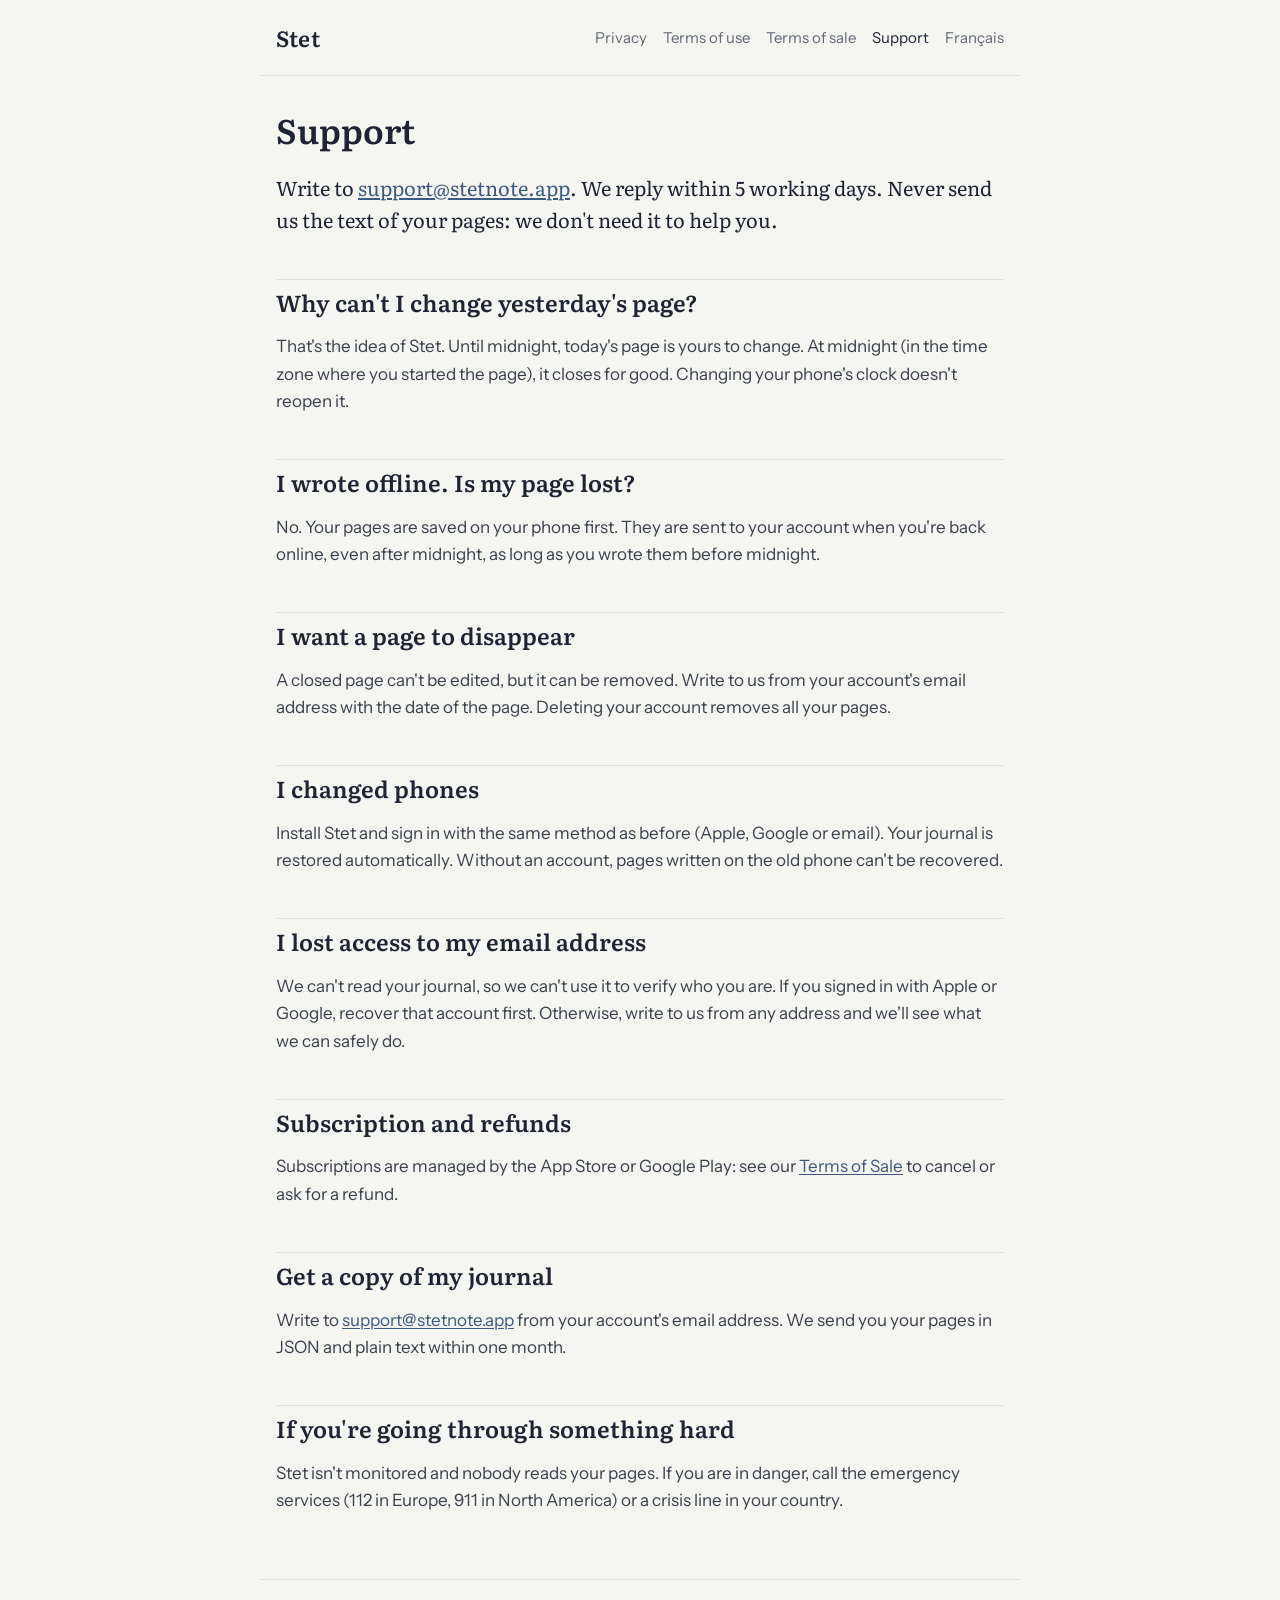
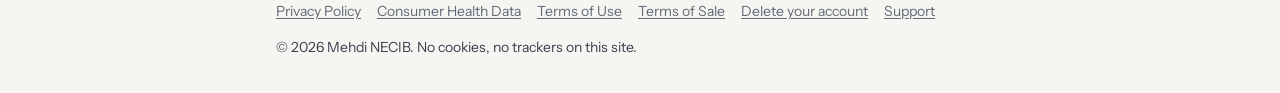
<file: support/index.html>
<!doctype html>
<html lang="en">
<head>
<meta charset="utf-8">
<meta name="viewport" content="width=device-width, initial-scale=1">
<title>Support · Stet</title>
<meta name="description" content="Help and contact for the Stet journal app.">
<link rel="stylesheet" href="../style.css">
<link rel="alternate" hreflang="fr" href="../fr/support/">
<link rel="icon" href="../favicon.svg" type="image/svg+xml">
</head>
<body>
<a class="skip" href="#content">Skip to content</a>
<header class="site">
  <a class="brand" href="../">Stet</a>
  <nav aria-label="Main">
    <a href="../privacy/">Privacy</a>
    <a href="../terms/">Terms of use</a>
    <a href="../terms-of-sale/">Terms of sale</a>
    <a href="../support/" aria-current="page">Support</a>
    <a href="../fr/support/" lang="fr" hreflang="fr">Français</a>
  </nav>
</header>

<main id="content">
<h1>Support</h1>
<p class="lead">Write to <a href="mailto:support@stetnote.app">support@stetnote.app</a>. We reply within 5 working days. Never send us the text of your pages: we don't need it to help you.</p>

<h2>Why can't I change yesterday's page?</h2>
<p>That's the idea of Stet. Until midnight, today's page is yours to change. At midnight (in the time zone where you started the page), it closes for good. Changing your phone's clock doesn't reopen it.</p>

<h2>I wrote offline. Is my page lost?</h2>
<p>No. Your pages are saved on your phone first. They are sent to your account when you're back online, even after midnight, as long as you wrote them before midnight.</p>

<h2>I want a page to disappear</h2>
<p>A closed page can't be edited, but it can be removed. Write to us from your account's email address with the date of the page. Deleting your account removes all your pages.</p>

<h2>I changed phones</h2>
<p>Install Stet and sign in with the same method as before (Apple, Google or email). Your journal is restored automatically. Without an account, pages written on the old phone can't be recovered.</p>

<h2>I lost access to my email address</h2>
<p>We can't read your journal, so we can't use it to verify who you are. If you signed in with Apple or Google, recover that account first. Otherwise, write to us from any address and we'll see what we can safely do.</p>

<h2>Subscription and refunds</h2>
<p>Subscriptions are managed by the App Store or Google Play: see our <a href="../terms-of-sale/#cancel">Terms of Sale</a> to cancel or ask for a refund.</p>

<h2>Get a copy of my journal</h2>
<p>Write to <a href="mailto:support@stetnote.app">support@stetnote.app</a> from your account's email address. We send you your pages in JSON and plain text within one month.</p>

<h2>If you're going through something hard</h2>
<p>Stet isn't monitored and nobody reads your pages. If you are in danger, call the emergency services (112 in Europe, 911 in North America) or a crisis line in your country.</p>
</main>

<footer class="site">
  <nav aria-label="Legal">
    <a href="../privacy/">Privacy Policy</a>
    <a href="../privacy/#health-data">Consumer Health Data</a>
    <a href="../terms/">Terms of Use</a>
    <a href="../terms-of-sale/">Terms of Sale</a>
    <a href="../delete-account/">Delete your account</a>
    <a href="../support/">Support</a>
  </nav>
  <p>© 2026 Mehdi NECIB. No cookies, no trackers on this site.</p>
</footer>
</body>
</html>
</file>
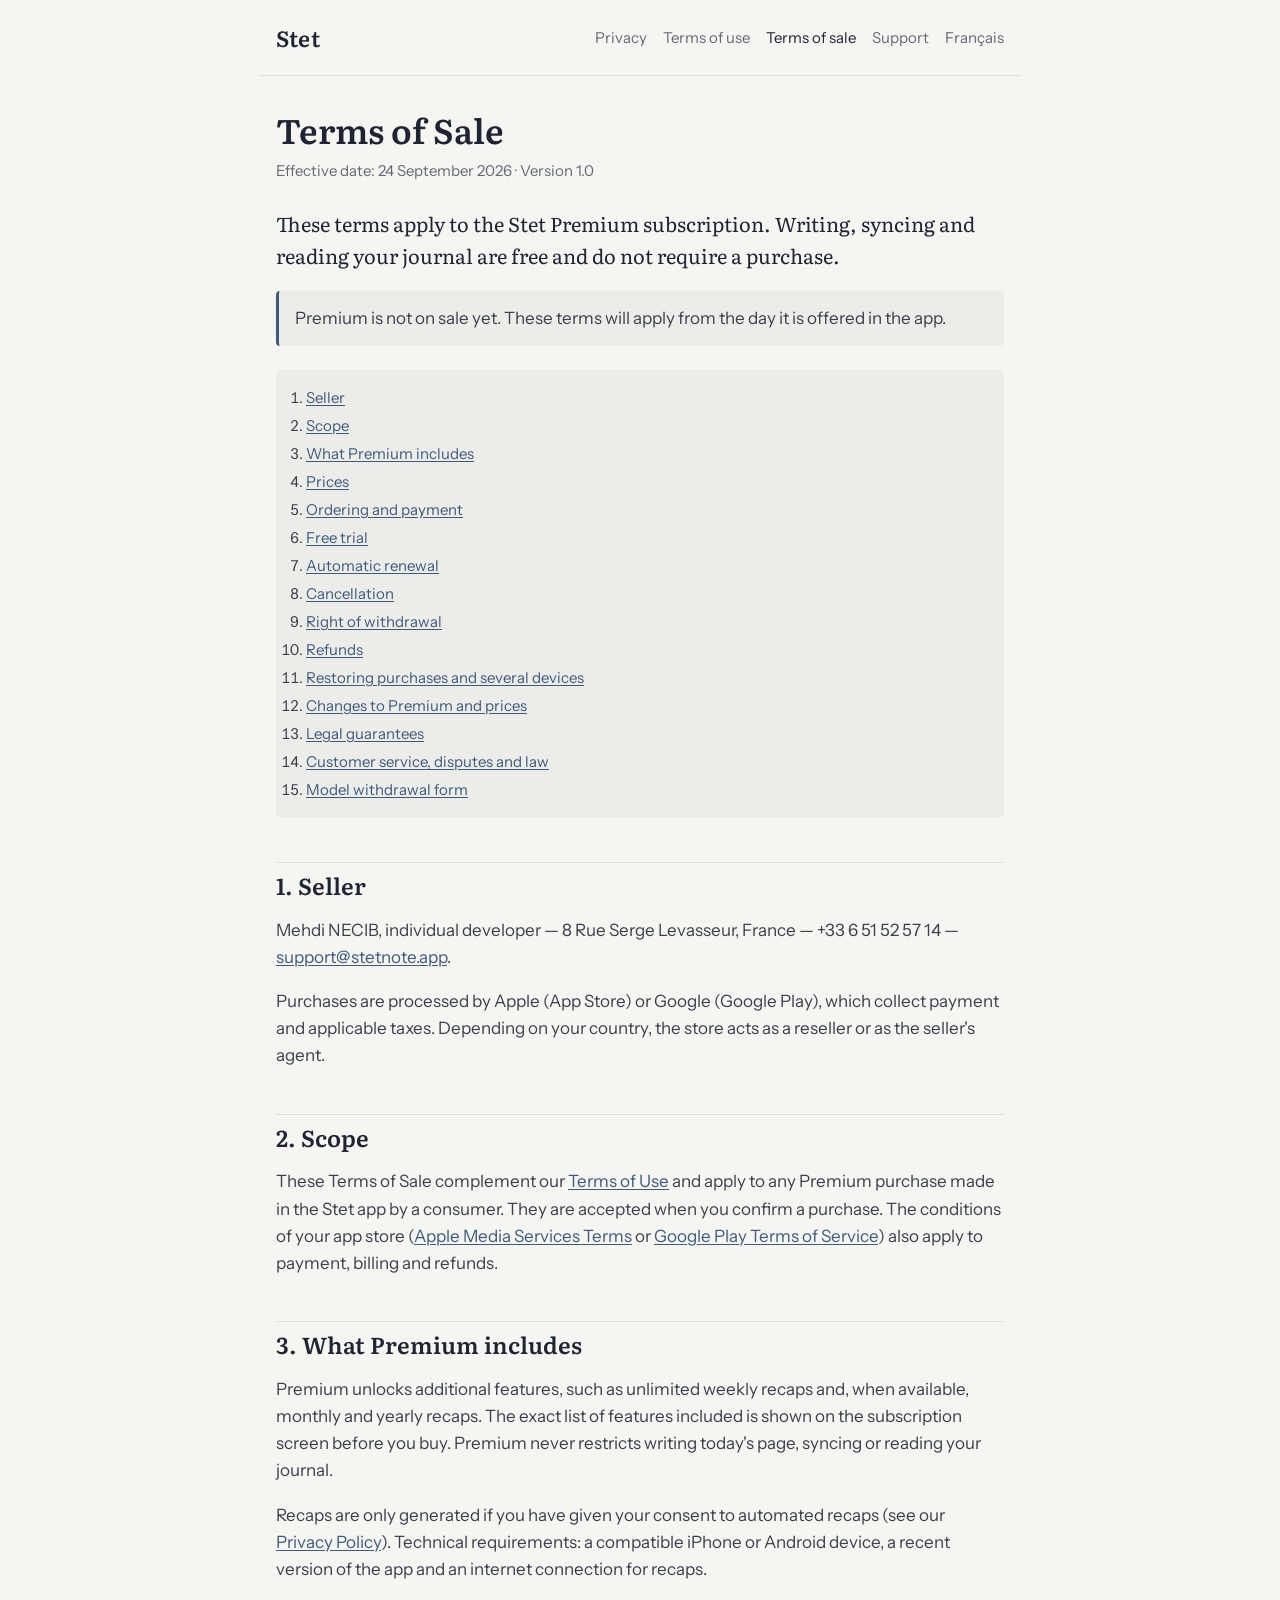
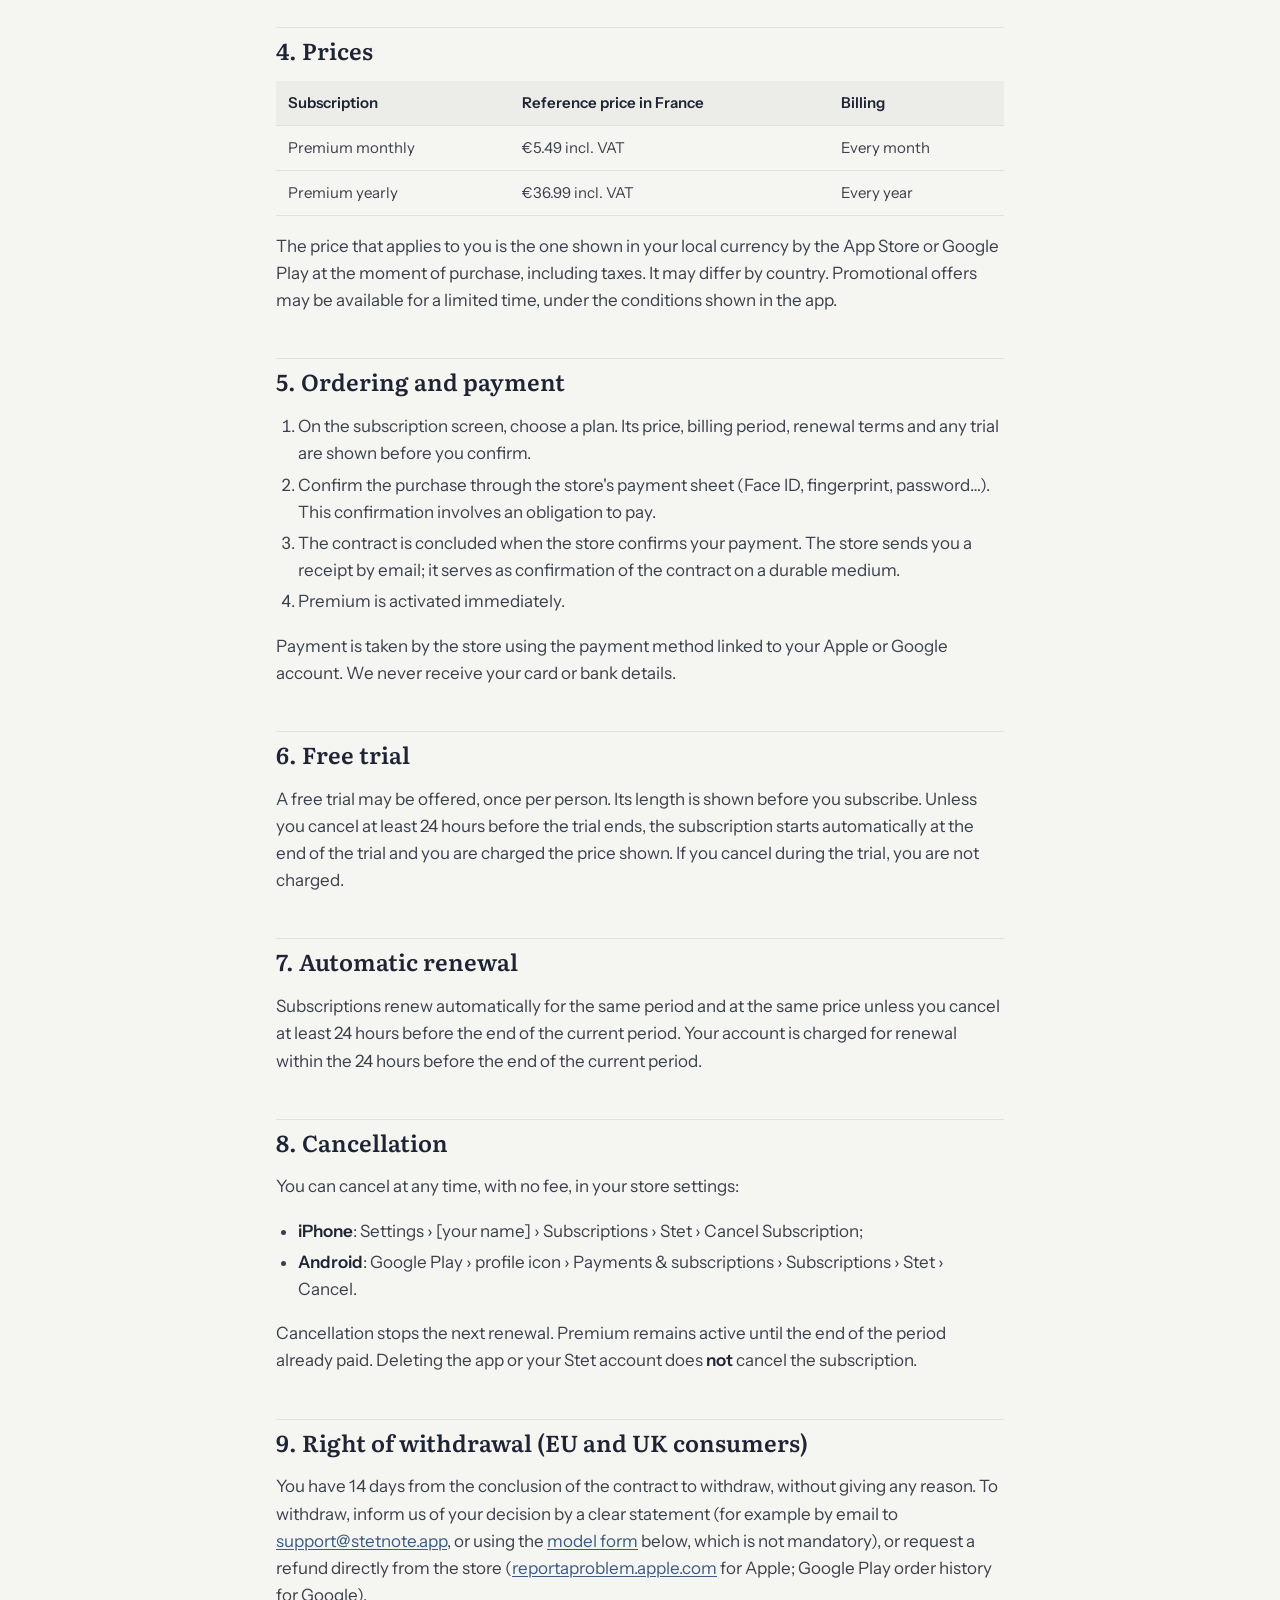
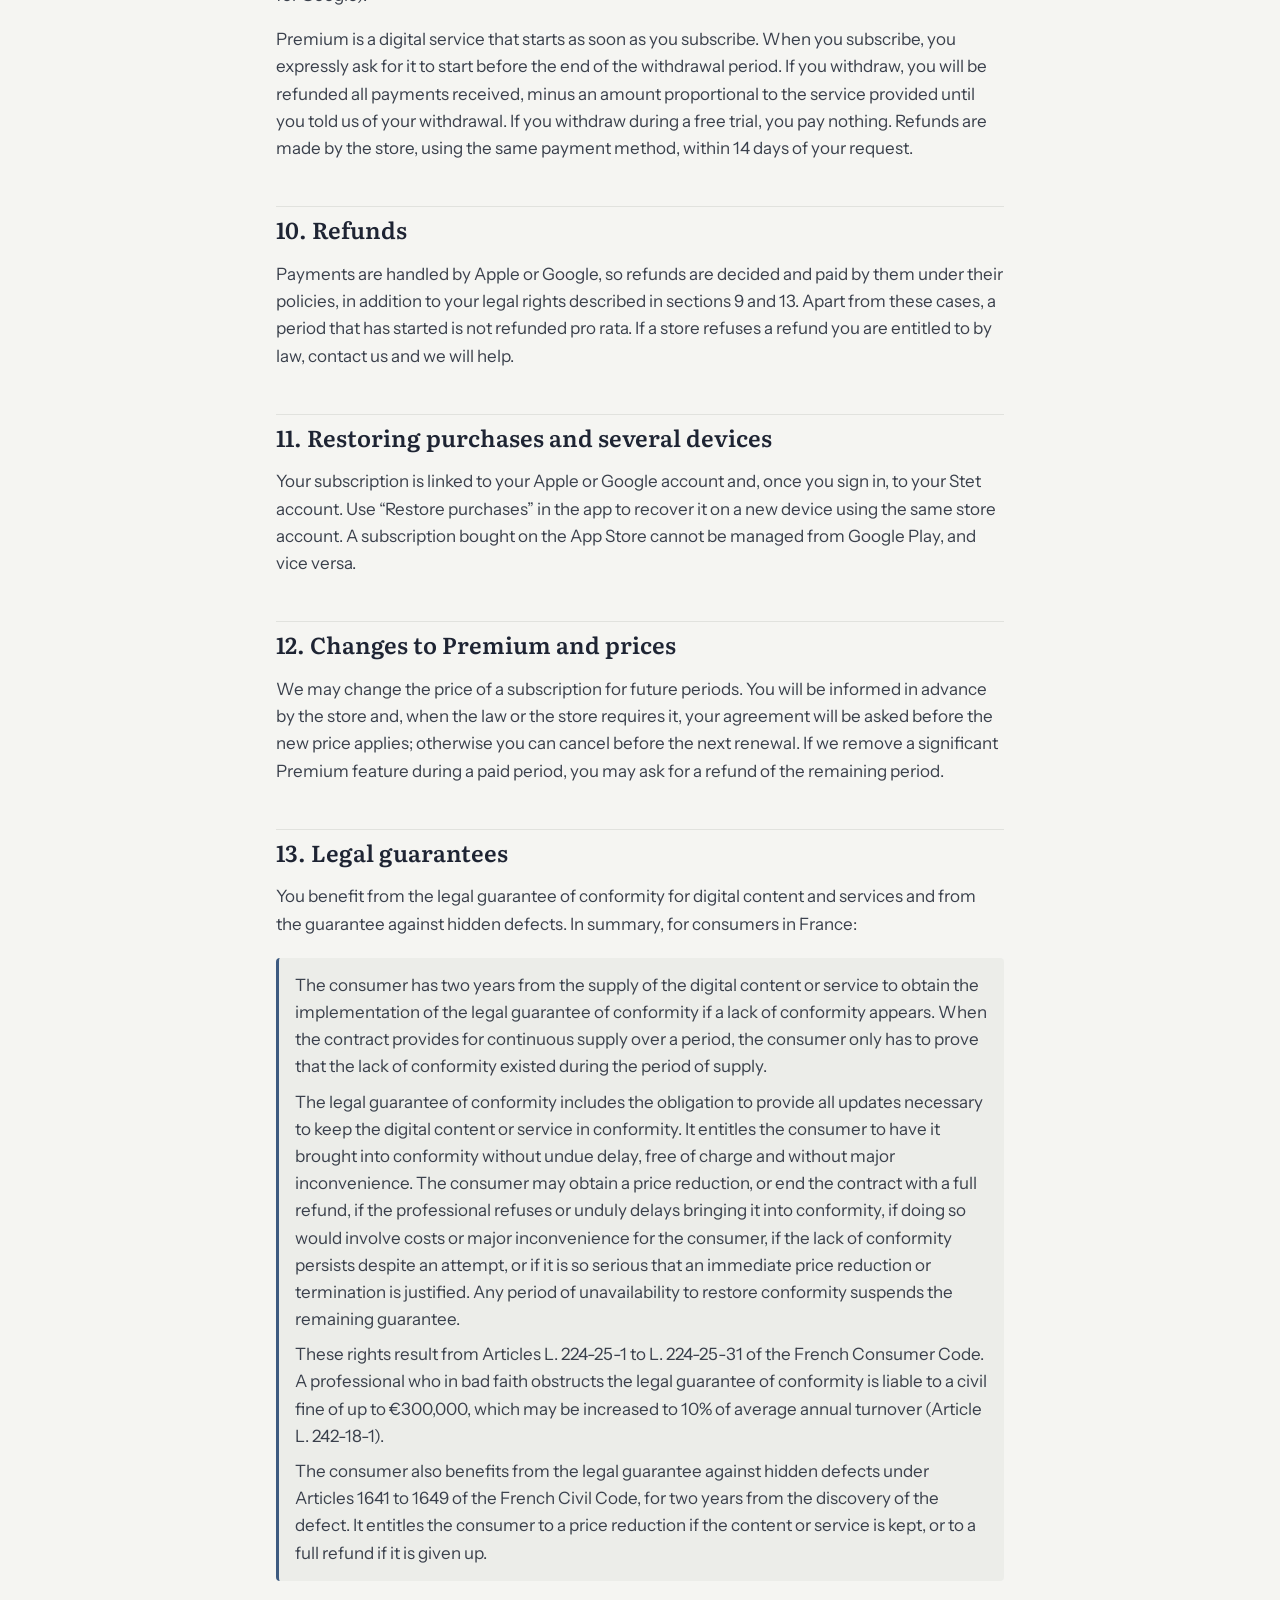
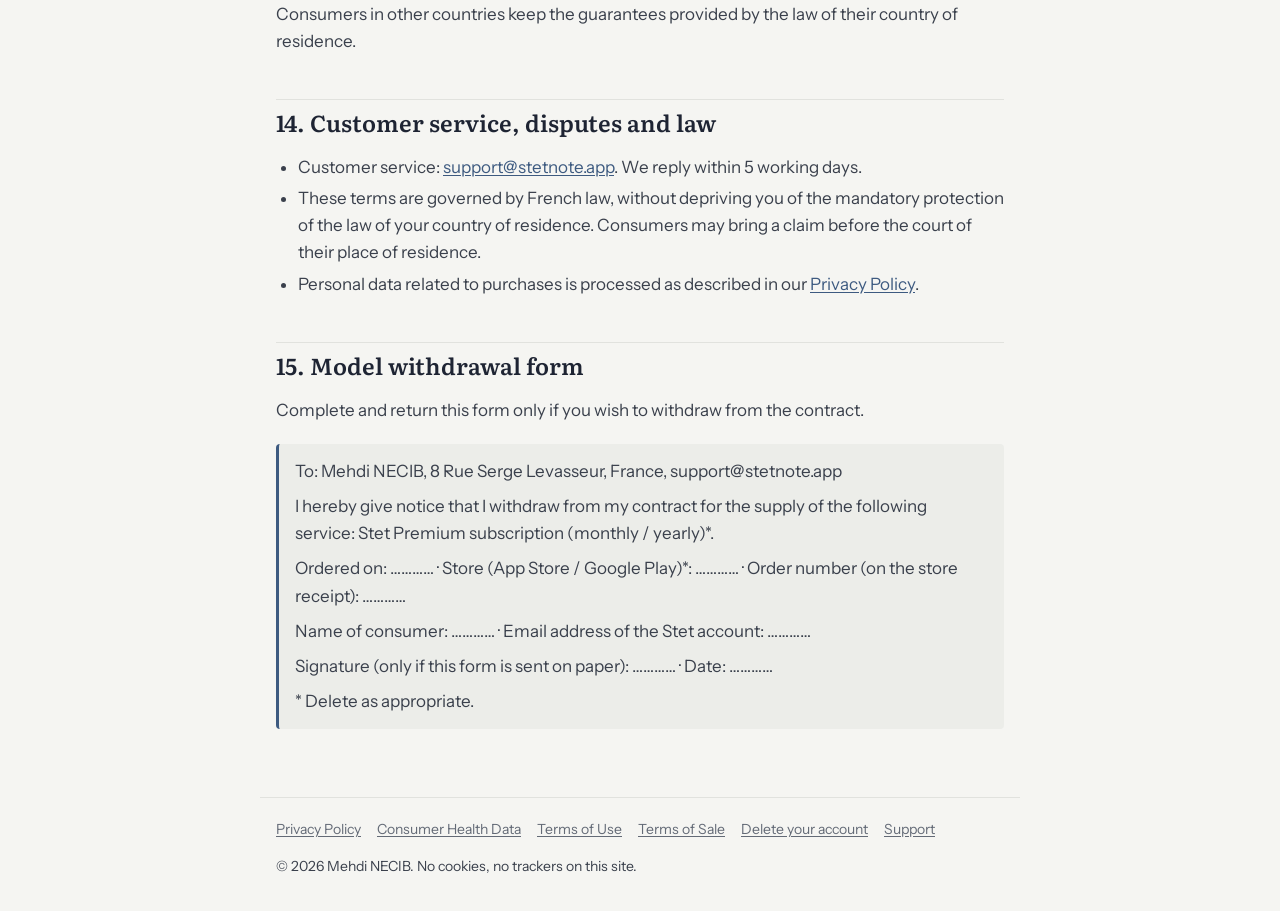
<file: terms-of-sale/index.html>
<!doctype html>
<html lang="en">
<head>
<meta charset="utf-8">
<meta name="viewport" content="width=device-width, initial-scale=1">
<title>Terms of Sale · Stet</title>
<meta name="description" content="Terms of sale for the Stet Premium subscription: prices, renewal, cancellation, withdrawal and guarantees.">
<link rel="stylesheet" href="../style.css">
<link rel="alternate" hreflang="fr" href="../fr/terms-of-sale/">
<link rel="icon" href="../favicon.svg" type="image/svg+xml">
</head>
<body>
<a class="skip" href="#content">Skip to content</a>
<header class="site">
  <a class="brand" href="../">Stet</a>
  <nav aria-label="Main">
    <a href="../privacy/">Privacy</a>
    <a href="../terms/">Terms of use</a>
    <a href="../terms-of-sale/" aria-current="page">Terms of sale</a>
    <a href="../support/">Support</a>
    <a href="../fr/terms-of-sale/" lang="fr" hreflang="fr">Français</a>
  </nav>
</header>

<main id="content">
<h1>Terms of Sale</h1>
<p class="meta">Effective date: 24 September 2026 · Version 1.0</p>

<p class="lead">These terms apply to the Stet Premium subscription. Writing, syncing and reading your journal are free and do not require a purchase.</p>

<div class="note"><p>Premium is not on sale yet. These terms will apply from the day it is offered in the app.</p></div>

<nav class="toc" aria-label="Contents">
<ol>
  <li><a href="#seller">Seller</a></li>
  <li><a href="#scope">Scope</a></li>
  <li><a href="#offer">What Premium includes</a></li>
  <li><a href="#prices">Prices</a></li>
  <li><a href="#order">Ordering and payment</a></li>
  <li><a href="#trial">Free trial</a></li>
  <li><a href="#renewal">Automatic renewal</a></li>
  <li><a href="#cancel">Cancellation</a></li>
  <li><a href="#withdrawal">Right of withdrawal</a></li>
  <li><a href="#refunds">Refunds</a></li>
  <li><a href="#restore">Restoring purchases and several devices</a></li>
  <li><a href="#changes">Changes to Premium and prices</a></li>
  <li><a href="#guarantees">Legal guarantees</a></li>
  <li><a href="#service">Customer service, disputes and law</a></li>
  <li><a href="#form">Model withdrawal form</a></li>
</ol>
</nav>

<h2 id="seller">1. Seller</h2>
<p>Mehdi NECIB, individual developer — 8 Rue Serge Levasseur, France — +33 6 51 52 57 14 — <a href="mailto:support@stetnote.app">support@stetnote.app</a>.</p>
<p>Purchases are processed by Apple (App Store) or Google (Google Play), which collect payment and applicable taxes. Depending on your country, the store acts as a reseller or as the seller's agent.</p>

<h2 id="scope">2. Scope</h2>
<p>These Terms of Sale complement our <a href="../terms/">Terms of Use</a> and apply to any Premium purchase made in the Stet app by a consumer. They are accepted when you confirm a purchase. The conditions of your app store (<a href="https://www.apple.com/legal/internet-services/itunes/">Apple Media Services Terms</a> or <a href="https://play.google/intl/en/play-terms/">Google Play Terms of Service</a>) also apply to payment, billing and refunds.</p>

<h2 id="offer">3. What Premium includes</h2>
<p>Premium unlocks additional features, such as unlimited weekly recaps and, when available, monthly and yearly recaps. The exact list of features included is shown on the subscription screen before you buy. Premium never restricts writing today's page, syncing or reading your journal.</p>
<p>Recaps are only generated if you have given your consent to automated recaps (see our <a href="../privacy/#recaps">Privacy Policy</a>). Technical requirements: a compatible iPhone or Android device, a recent version of the app and an internet connection for recaps.</p>

<h2 id="prices">4. Prices</h2>
<div class="table-wrap">
<table>
<thead><tr><th>Subscription</th><th>Reference price in France</th><th>Billing</th></tr></thead>
<tbody>
<tr><td>Premium monthly</td><td>€5.49 incl. VAT</td><td>Every month</td></tr>
<tr><td>Premium yearly</td><td>€36.99 incl. VAT</td><td>Every year</td></tr>
</tbody>
</table>
</div>
<p>The price that applies to you is the one shown in your local currency by the App Store or Google Play at the moment of purchase, including taxes. It may differ by country. Promotional offers may be available for a limited time, under the conditions shown in the app.</p>

<h2 id="order">5. Ordering and payment</h2>
<ol>
  <li>On the subscription screen, choose a plan. Its price, billing period, renewal terms and any trial are shown before you confirm.</li>
  <li>Confirm the purchase through the store's payment sheet (Face ID, fingerprint, password…). This confirmation involves an obligation to pay.</li>
  <li>The contract is concluded when the store confirms your payment. The store sends you a receipt by email; it serves as confirmation of the contract on a durable medium.</li>
  <li>Premium is activated immediately.</li>
</ol>
<p>Payment is taken by the store using the payment method linked to your Apple or Google account. We never receive your card or bank details.</p>

<h2 id="trial">6. Free trial</h2>
<p>A free trial may be offered, once per person. Its length is shown before you subscribe. Unless you cancel at least 24 hours before the trial ends, the subscription starts automatically at the end of the trial and you are charged the price shown. If you cancel during the trial, you are not charged.</p>

<h2 id="renewal">7. Automatic renewal</h2>
<p>Subscriptions renew automatically for the same period and at the same price unless you cancel at least 24 hours before the end of the current period. Your account is charged for renewal within the 24 hours before the end of the current period.</p>

<h2 id="cancel">8. Cancellation</h2>
<p>You can cancel at any time, with no fee, in your store settings:</p>
<ul>
  <li><strong>iPhone</strong>: Settings › [your name] › Subscriptions › Stet › Cancel Subscription;</li>
  <li><strong>Android</strong>: Google Play › profile icon › Payments &amp; subscriptions › Subscriptions › Stet › Cancel.</li>
</ul>
<p>Cancellation stops the next renewal. Premium remains active until the end of the period already paid. Deleting the app or your Stet account does <strong>not</strong> cancel the subscription.</p>

<h2 id="withdrawal">9. Right of withdrawal (EU and UK consumers)</h2>
<p>You have 14 days from the conclusion of the contract to withdraw, without giving any reason. To withdraw, inform us of your decision by a clear statement (for example by email to <a href="mailto:support@stetnote.app">support@stetnote.app</a>, or using the <a href="#form">model form</a> below, which is not mandatory), or request a refund directly from the store (<a href="https://reportaproblem.apple.com">reportaproblem.apple.com</a> for Apple; Google Play order history for Google).</p>
<p>Premium is a digital service that starts as soon as you subscribe. When you subscribe, you expressly ask for it to start before the end of the withdrawal period. If you withdraw, you will be refunded all payments received, minus an amount proportional to the service provided until you told us of your withdrawal. If you withdraw during a free trial, you pay nothing. Refunds are made by the store, using the same payment method, within 14 days of your request.</p>

<h2 id="refunds">10. Refunds</h2>
<p>Payments are handled by Apple or Google, so refunds are decided and paid by them under their policies, in addition to your legal rights described in sections 9 and 13. Apart from these cases, a period that has started is not refunded pro rata. If a store refuses a refund you are entitled to by law, contact us and we will help.</p>

<h2 id="restore">11. Restoring purchases and several devices</h2>
<p>Your subscription is linked to your Apple or Google account and, once you sign in, to your Stet account. Use “Restore purchases” in the app to recover it on a new device using the same store account. A subscription bought on the App Store cannot be managed from Google Play, and vice versa.</p>

<h2 id="changes">12. Changes to Premium and prices</h2>
<p>We may change the price of a subscription for future periods. You will be informed in advance by the store and, when the law or the store requires it, your agreement will be asked before the new price applies; otherwise you can cancel before the next renewal. If we remove a significant Premium feature during a paid period, you may ask for a refund of the remaining period.</p>

<h2 id="guarantees">13. Legal guarantees</h2>
<p>You benefit from the legal guarantee of conformity for digital content and services and from the guarantee against hidden defects. In summary, for consumers in France:</p>
<div class="note">
<p>The consumer has two years from the supply of the digital content or service to obtain the implementation of the legal guarantee of conformity if a lack of conformity appears. When the contract provides for continuous supply over a period, the consumer only has to prove that the lack of conformity existed during the period of supply.</p>
<p>The legal guarantee of conformity includes the obligation to provide all updates necessary to keep the digital content or service in conformity. It entitles the consumer to have it brought into conformity without undue delay, free of charge and without major inconvenience. The consumer may obtain a price reduction, or end the contract with a full refund, if the professional refuses or unduly delays bringing it into conformity, if doing so would involve costs or major inconvenience for the consumer, if the lack of conformity persists despite an attempt, or if it is so serious that an immediate price reduction or termination is justified. Any period of unavailability to restore conformity suspends the remaining guarantee.</p>
<p>These rights result from Articles L. 224-25-1 to L. 224-25-31 of the French Consumer Code. A professional who in bad faith obstructs the legal guarantee of conformity is liable to a civil fine of up to €300,000, which may be increased to 10% of average annual turnover (Article L. 242-18-1).</p>
<p>The consumer also benefits from the legal guarantee against hidden defects under Articles 1641 to 1649 of the French Civil Code, for two years from the discovery of the defect. It entitles the consumer to a price reduction if the content or service is kept, or to a full refund if it is given up.</p>
</div>
<p>Consumers in other countries keep the guarantees provided by the law of their country of residence.</p>

<h2 id="service">14. Customer service, disputes and law</h2>
<ul>
  <li>Customer service: <a href="mailto:support@stetnote.app">support@stetnote.app</a>. We reply within 5 working days.</li>
  <li>These terms are governed by French law, without depriving you of the mandatory protection of the law of your country of residence. Consumers may bring a claim before the court of their place of residence.</li>
  <li>Personal data related to purchases is processed as described in our <a href="../privacy/">Privacy Policy</a>.</li>
</ul>

<h2 id="form">15. Model withdrawal form</h2>
<p>Complete and return this form only if you wish to withdraw from the contract.</p>
<div class="note">
<p>To: Mehdi NECIB, 8 Rue Serge Levasseur, France, support@stetnote.app</p>
<p>I hereby give notice that I withdraw from my contract for the supply of the following service: Stet Premium subscription (monthly / yearly)*.</p>
<p>Ordered on: ………… · Store (App Store / Google Play)*: ………… · Order number (on the store receipt): …………</p>
<p>Name of consumer: ………… · Email address of the Stet account: …………</p>
<p>Signature (only if this form is sent on paper): ………… · Date: …………</p>
<p>* Delete as appropriate.</p>
</div>
</main>

<footer class="site">
  <nav aria-label="Legal">
    <a href="../privacy/">Privacy Policy</a>
    <a href="../privacy/#health-data">Consumer Health Data</a>
    <a href="../terms/">Terms of Use</a>
    <a href="../terms-of-sale/">Terms of Sale</a>
    <a href="../delete-account/">Delete your account</a>
    <a href="../support/">Support</a>
  </nav>
  <p>© 2026 Mehdi NECIB. No cookies, no trackers on this site.</p>
</footer>
</body>
</html>
</file>
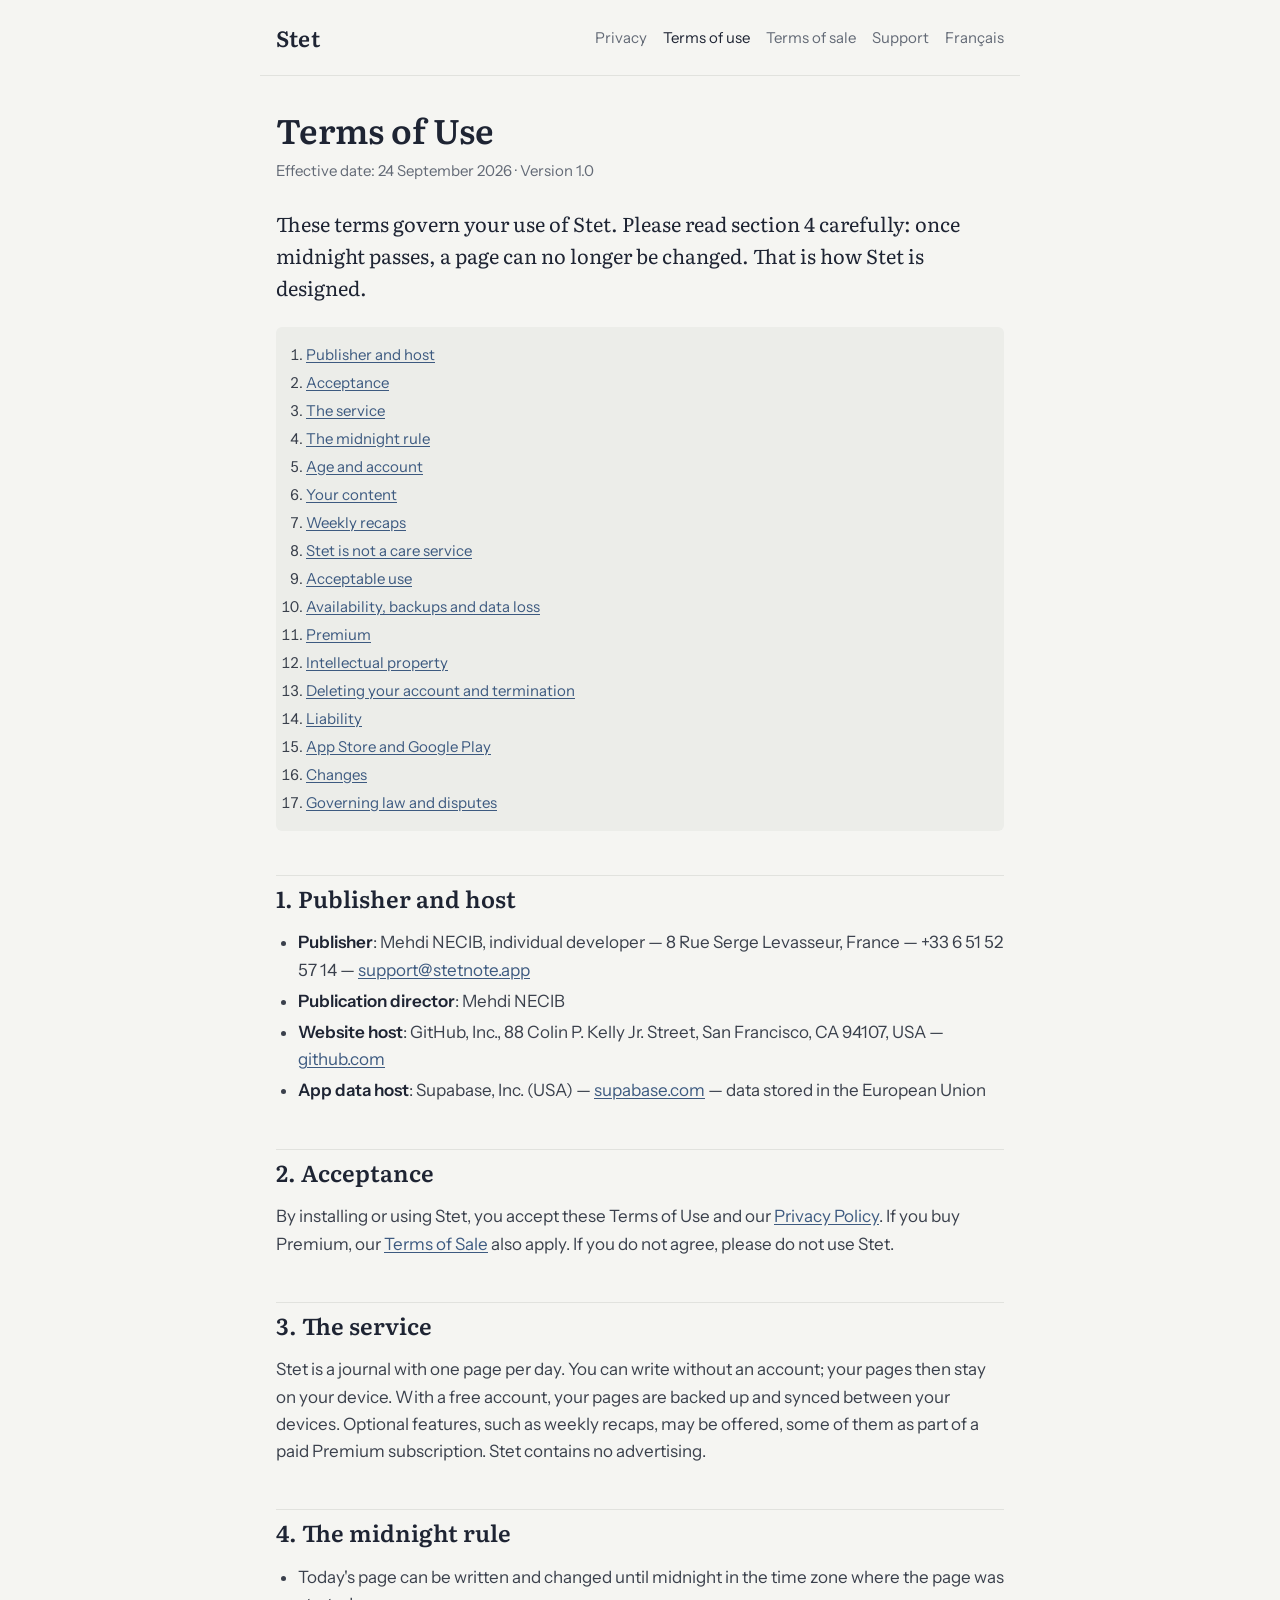
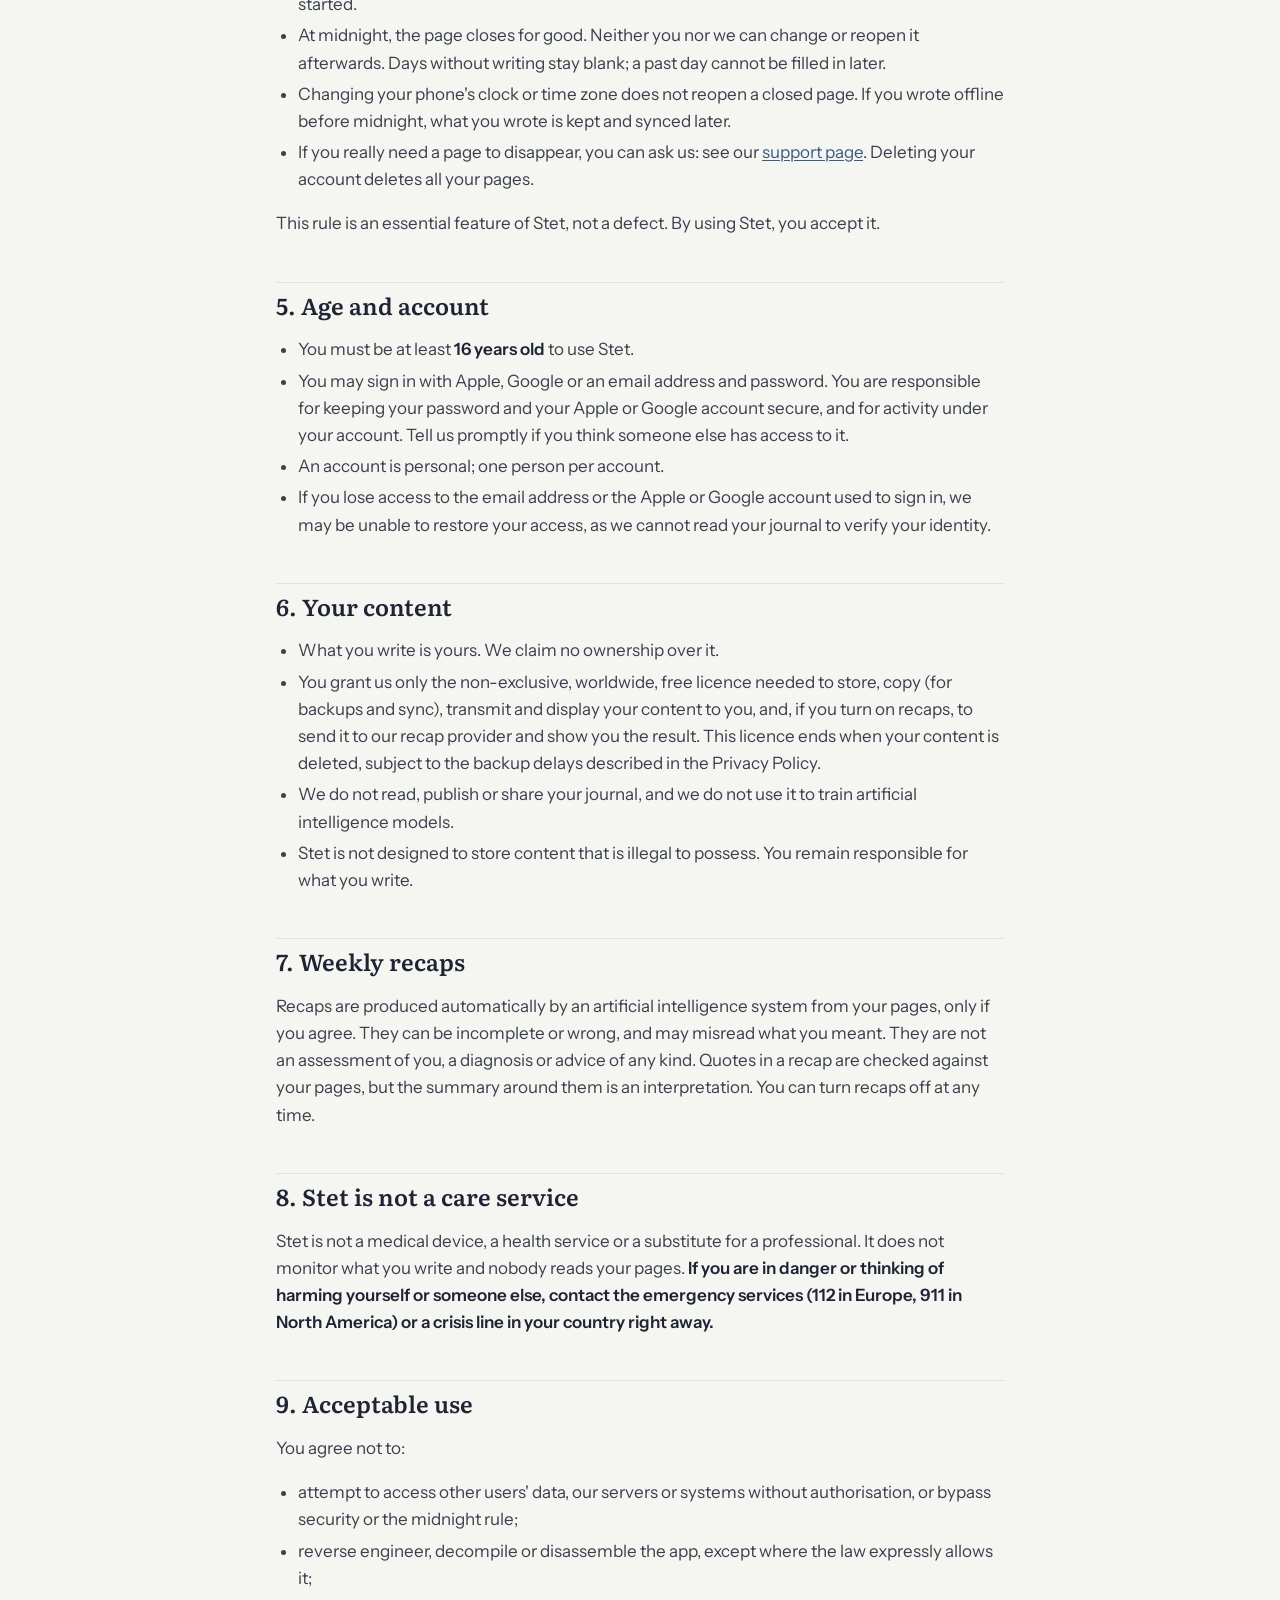
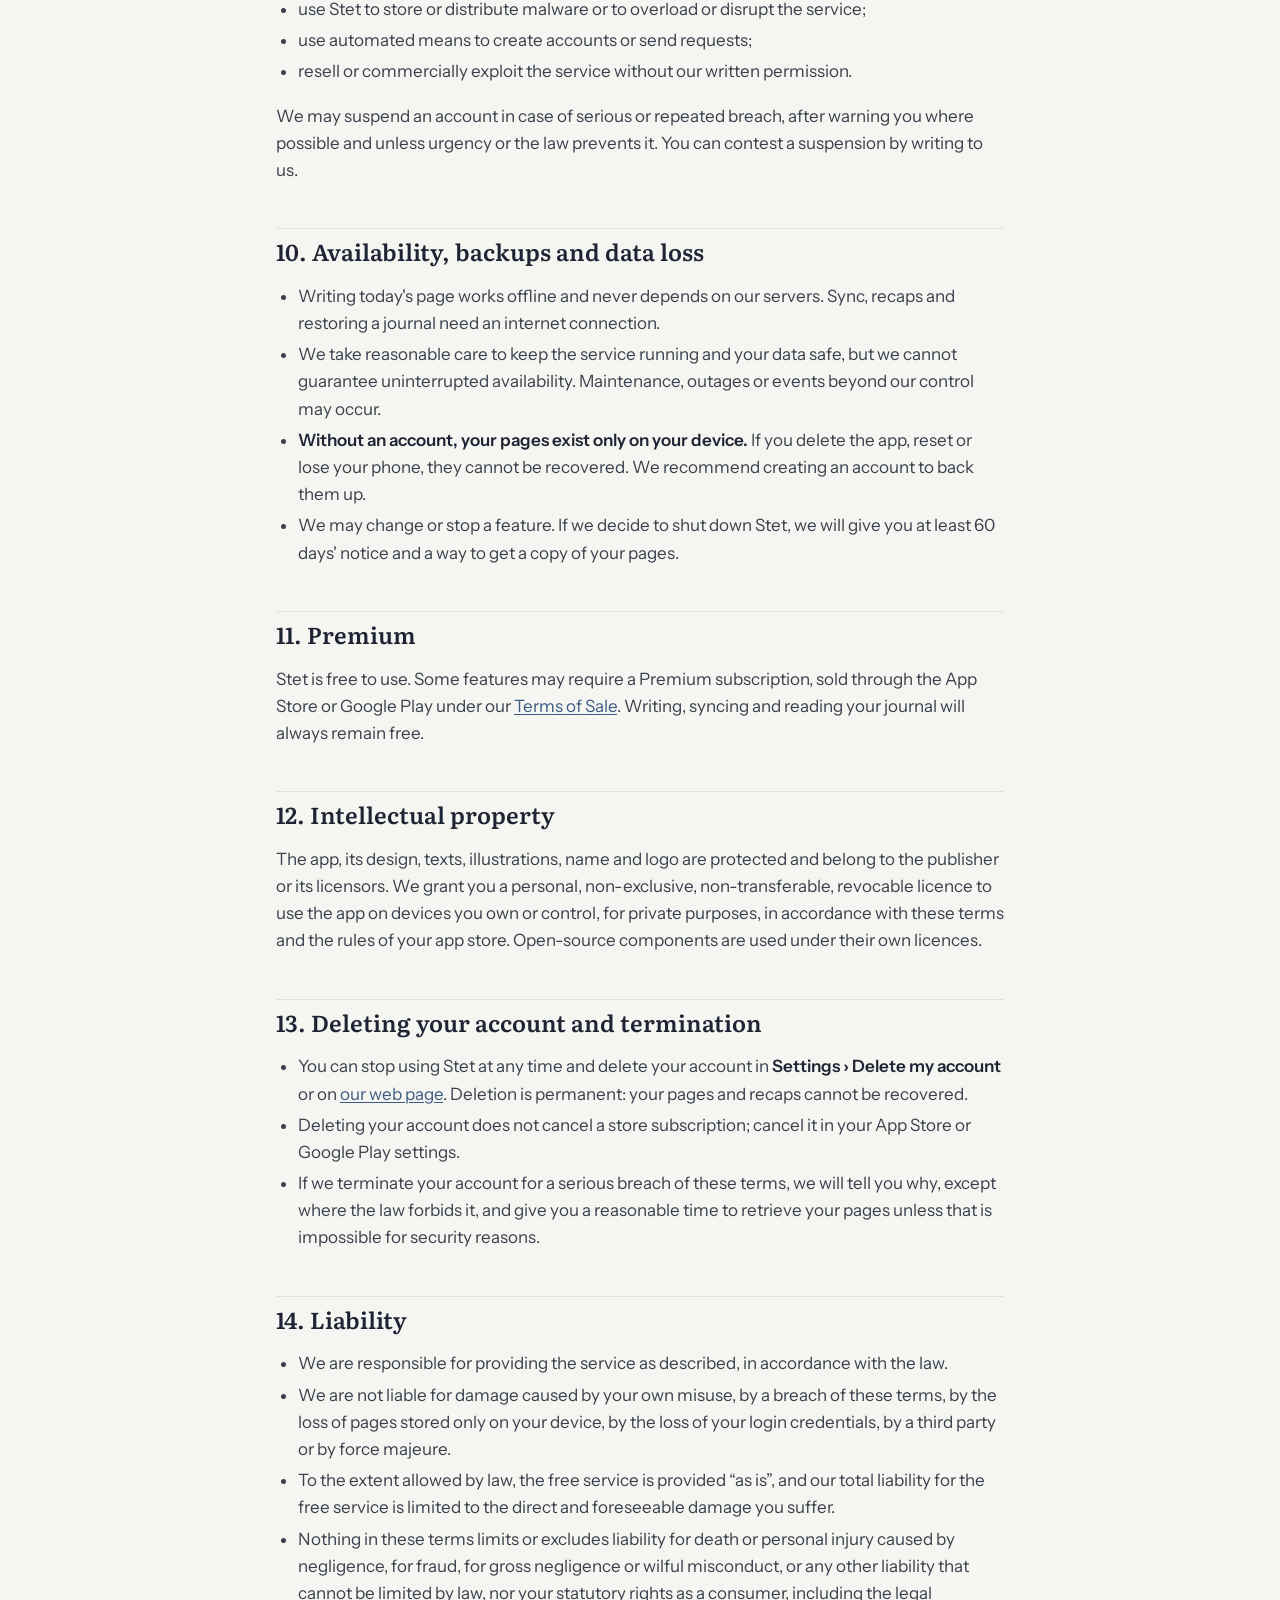
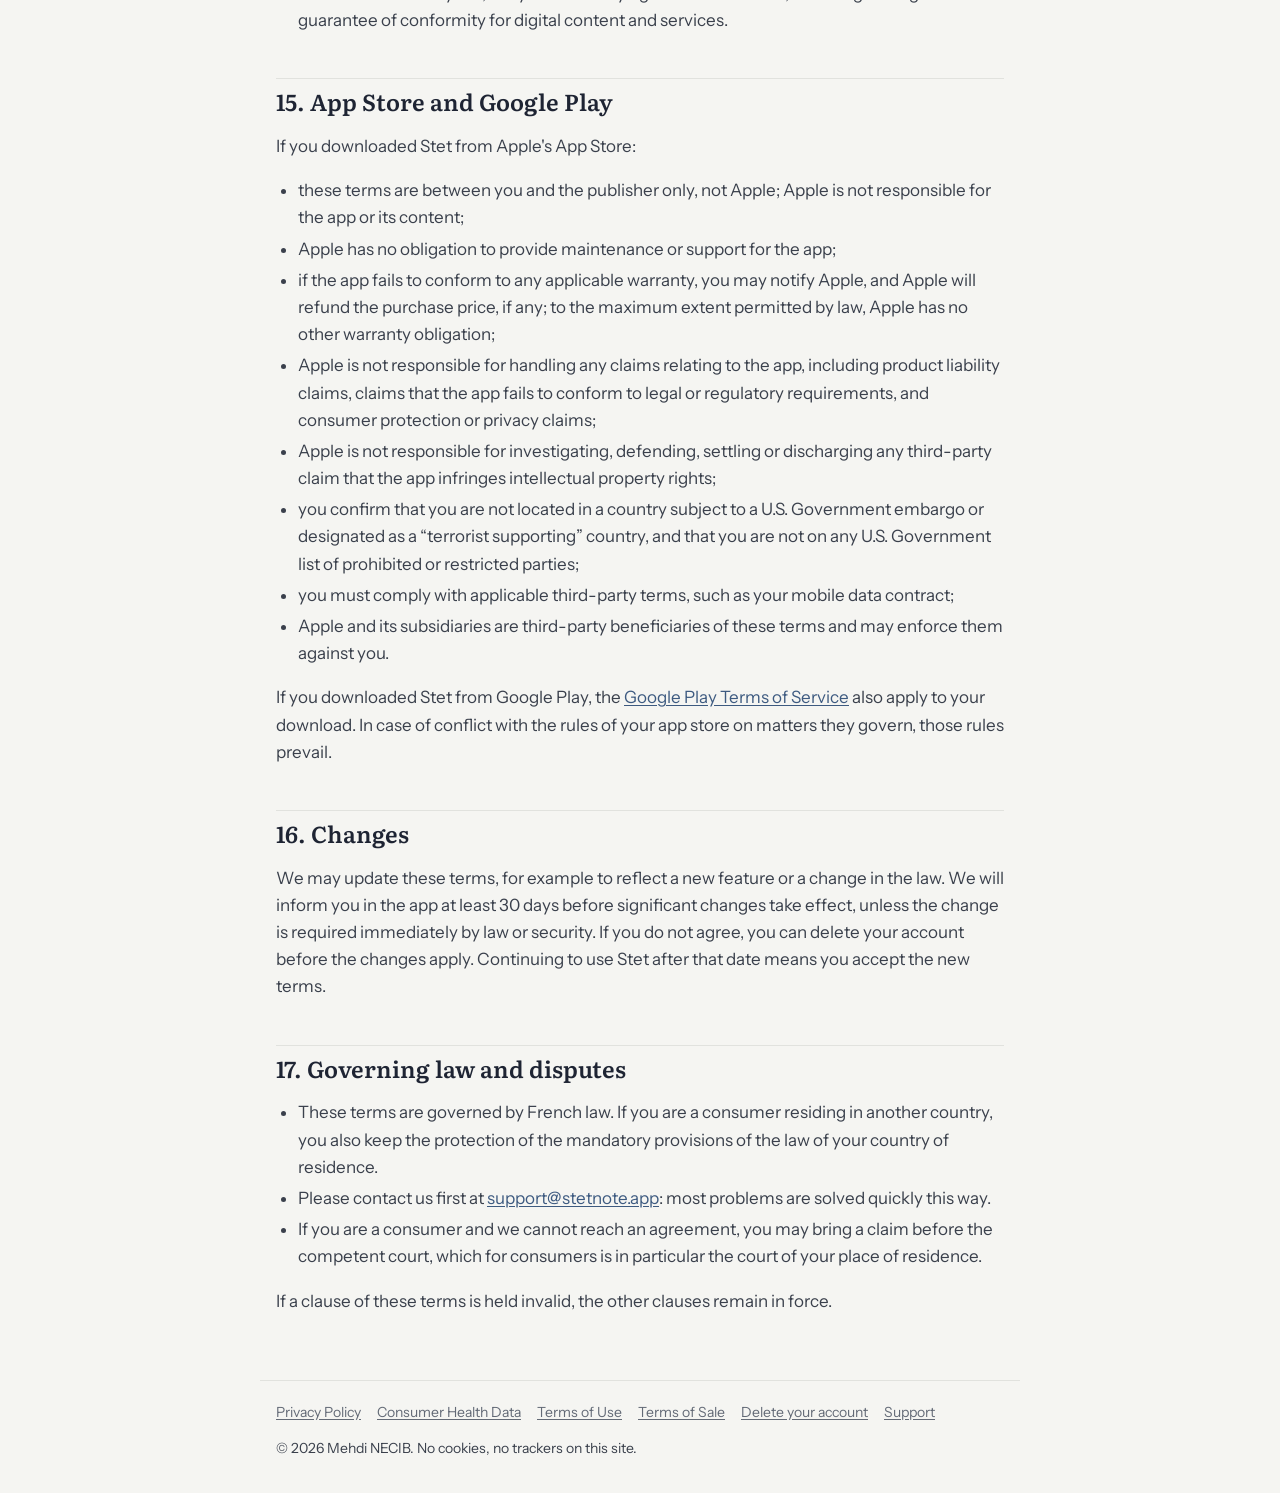
<file: terms/index.html>
<!doctype html>
<html lang="en">
<head>
<meta charset="utf-8">
<meta name="viewport" content="width=device-width, initial-scale=1">
<title>Terms of Use · Stet</title>
<meta name="description" content="The rules for using the Stet journal app, including the midnight rule.">
<link rel="stylesheet" href="../style.css">
<link rel="alternate" hreflang="fr" href="../fr/terms/">
<link rel="icon" href="../favicon.svg" type="image/svg+xml">
</head>
<body>
<a class="skip" href="#content">Skip to content</a>
<header class="site">
  <a class="brand" href="../">Stet</a>
  <nav aria-label="Main">
    <a href="../privacy/">Privacy</a>
    <a href="../terms/" aria-current="page">Terms of use</a>
    <a href="../terms-of-sale/">Terms of sale</a>
    <a href="../support/">Support</a>
    <a href="../fr/terms/" lang="fr" hreflang="fr">Français</a>
  </nav>
</header>

<main id="content">
<h1>Terms of Use</h1>
<p class="meta">Effective date: 24 September 2026 · Version 1.0</p>

<p class="lead">These terms govern your use of Stet. Please read section 4 carefully: once midnight passes, a page can no longer be changed. That is how Stet is designed.</p>

<nav class="toc" aria-label="Contents">
<ol>
  <li><a href="#publisher">Publisher and host</a></li>
  <li><a href="#acceptance">Acceptance</a></li>
  <li><a href="#service">The service</a></li>
  <li><a href="#midnight">The midnight rule</a></li>
  <li><a href="#eligibility">Age and account</a></li>
  <li><a href="#content">Your content</a></li>
  <li><a href="#recaps">Weekly recaps</a></li>
  <li><a href="#not-care">Stet is not a care service</a></li>
  <li><a href="#use">Acceptable use</a></li>
  <li><a href="#availability">Availability, backups and data loss</a></li>
  <li><a href="#premium">Premium</a></li>
  <li><a href="#ip">Intellectual property</a></li>
  <li><a href="#termination">Deleting your account and termination</a></li>
  <li><a href="#liability">Liability</a></li>
  <li><a href="#stores">App Store and Google Play</a></li>
  <li><a href="#changes">Changes</a></li>
  <li><a href="#law">Governing law and disputes</a></li>
</ol>
</nav>

<h2 id="publisher">1. Publisher and host</h2>
<ul>
  <li><strong>Publisher</strong>: Mehdi NECIB, individual developer — 8 Rue Serge Levasseur, France — +33 6 51 52 57 14 — <a href="mailto:support@stetnote.app">support@stetnote.app</a></li>
  <li><strong>Publication director</strong>: Mehdi NECIB</li>
  <li><strong>Website host</strong>: GitHub, Inc., 88 Colin P. Kelly Jr. Street, San Francisco, CA 94107, USA — <a href="https://github.com">github.com</a></li>
  <li><strong>App data host</strong>: Supabase, Inc. (USA) — <a href="https://supabase.com">supabase.com</a> — data stored in the European Union</li>
</ul>

<h2 id="acceptance">2. Acceptance</h2>
<p>By installing or using Stet, you accept these Terms of Use and our <a href="../privacy/">Privacy Policy</a>. If you buy Premium, our <a href="../terms-of-sale/">Terms of Sale</a> also apply. If you do not agree, please do not use Stet.</p>

<h2 id="service">3. The service</h2>
<p>Stet is a journal with one page per day. You can write without an account; your pages then stay on your device. With a free account, your pages are backed up and synced between your devices. Optional features, such as weekly recaps, may be offered, some of them as part of a paid Premium subscription. Stet contains no advertising.</p>

<h2 id="midnight">4. The midnight rule</h2>
<ul>
  <li>Today's page can be written and changed until midnight in the time zone where the page was started.</li>
  <li>At midnight, the page closes for good. Neither you nor we can change or reopen it afterwards. Days without writing stay blank; a past day cannot be filled in later.</li>
  <li>Changing your phone's clock or time zone does not reopen a closed page. If you wrote offline before midnight, what you wrote is kept and synced later.</li>
  <li>If you really need a page to disappear, you can ask us: see our <a href="../support/">support page</a>. Deleting your account deletes all your pages.</li>
</ul>
<p>This rule is an essential feature of Stet, not a defect. By using Stet, you accept it.</p>

<h2 id="eligibility">5. Age and account</h2>
<ul>
  <li>You must be at least <strong>16 years old</strong> to use Stet.</li>
  <li>You may sign in with Apple, Google or an email address and password. You are responsible for keeping your password and your Apple or Google account secure, and for activity under your account. Tell us promptly if you think someone else has access to it.</li>
  <li>An account is personal; one person per account.</li>
  <li>If you lose access to the email address or the Apple or Google account used to sign in, we may be unable to restore your access, as we cannot read your journal to verify your identity.</li>
</ul>

<h2 id="content">6. Your content</h2>
<ul>
  <li>What you write is yours. We claim no ownership over it.</li>
  <li>You grant us only the non-exclusive, worldwide, free licence needed to store, copy (for backups and sync), transmit and display your content to you, and, if you turn on recaps, to send it to our recap provider and show you the result. This licence ends when your content is deleted, subject to the backup delays described in the Privacy Policy.</li>
  <li>We do not read, publish or share your journal, and we do not use it to train artificial intelligence models.</li>
  <li>Stet is not designed to store content that is illegal to possess. You remain responsible for what you write.</li>
</ul>

<h2 id="recaps">7. Weekly recaps</h2>
<p>Recaps are produced automatically by an artificial intelligence system from your pages, only if you agree. They can be incomplete or wrong, and may misread what you meant. They are not an assessment of you, a diagnosis or advice of any kind. Quotes in a recap are checked against your pages, but the summary around them is an interpretation. You can turn recaps off at any time.</p>

<h2 id="not-care">8. Stet is not a care service</h2>
<p>Stet is not a medical device, a health service or a substitute for a professional. It does not monitor what you write and nobody reads your pages. <strong>If you are in danger or thinking of harming yourself or someone else, contact the emergency services (112 in Europe, 911 in North America) or a crisis line in your country right away.</strong></p>

<h2 id="use">9. Acceptable use</h2>
<p>You agree not to:</p>
<ul>
  <li>attempt to access other users' data, our servers or systems without authorisation, or bypass security or the midnight rule;</li>
  <li>reverse engineer, decompile or disassemble the app, except where the law expressly allows it;</li>
  <li>use Stet to store or distribute malware or to overload or disrupt the service;</li>
  <li>use automated means to create accounts or send requests;</li>
  <li>resell or commercially exploit the service without our written permission.</li>
</ul>
<p>We may suspend an account in case of serious or repeated breach, after warning you where possible and unless urgency or the law prevents it. You can contest a suspension by writing to us.</p>

<h2 id="availability">10. Availability, backups and data loss</h2>
<ul>
  <li>Writing today's page works offline and never depends on our servers. Sync, recaps and restoring a journal need an internet connection.</li>
  <li>We take reasonable care to keep the service running and your data safe, but we cannot guarantee uninterrupted availability. Maintenance, outages or events beyond our control may occur.</li>
  <li><strong>Without an account, your pages exist only on your device.</strong> If you delete the app, reset or lose your phone, they cannot be recovered. We recommend creating an account to back them up.</li>
  <li>We may change or stop a feature. If we decide to shut down Stet, we will give you at least 60 days' notice and a way to get a copy of your pages.</li>
</ul>

<h2 id="premium">11. Premium</h2>
<p>Stet is free to use. Some features may require a Premium subscription, sold through the App Store or Google Play under our <a href="../terms-of-sale/">Terms of Sale</a>. Writing, syncing and reading your journal will always remain free.</p>

<h2 id="ip">12. Intellectual property</h2>
<p>The app, its design, texts, illustrations, name and logo are protected and belong to the publisher or its licensors. We grant you a personal, non-exclusive, non-transferable, revocable licence to use the app on devices you own or control, for private purposes, in accordance with these terms and the rules of your app store. Open-source components are used under their own licences.</p>

<h2 id="termination">13. Deleting your account and termination</h2>
<ul>
  <li>You can stop using Stet at any time and delete your account in <strong>Settings › Delete my account</strong> or on <a href="../delete-account/">our web page</a>. Deletion is permanent: your pages and recaps cannot be recovered.</li>
  <li>Deleting your account does not cancel a store subscription; cancel it in your App Store or Google Play settings.</li>
  <li>If we terminate your account for a serious breach of these terms, we will tell you why, except where the law forbids it, and give you a reasonable time to retrieve your pages unless that is impossible for security reasons.</li>
</ul>

<h2 id="liability">14. Liability</h2>
<ul>
  <li>We are responsible for providing the service as described, in accordance with the law.</li>
  <li>We are not liable for damage caused by your own misuse, by a breach of these terms, by the loss of pages stored only on your device, by the loss of your login credentials, by a third party or by force majeure.</li>
  <li>To the extent allowed by law, the free service is provided “as is”, and our total liability for the free service is limited to the direct and foreseeable damage you suffer.</li>
  <li>Nothing in these terms limits or excludes liability for death or personal injury caused by negligence, for fraud, for gross negligence or wilful misconduct, or any other liability that cannot be limited by law, nor your statutory rights as a consumer, including the legal guarantee of conformity for digital content and services.</li>
</ul>

<h2 id="stores">15. App Store and Google Play</h2>
<p>If you downloaded Stet from Apple's App Store:</p>
<ul>
  <li>these terms are between you and the publisher only, not Apple; Apple is not responsible for the app or its content;</li>
  <li>Apple has no obligation to provide maintenance or support for the app;</li>
  <li>if the app fails to conform to any applicable warranty, you may notify Apple, and Apple will refund the purchase price, if any; to the maximum extent permitted by law, Apple has no other warranty obligation;</li>
  <li>Apple is not responsible for handling any claims relating to the app, including product liability claims, claims that the app fails to conform to legal or regulatory requirements, and consumer protection or privacy claims;</li>
  <li>Apple is not responsible for investigating, defending, settling or discharging any third-party claim that the app infringes intellectual property rights;</li>
  <li>you confirm that you are not located in a country subject to a U.S. Government embargo or designated as a “terrorist supporting” country, and that you are not on any U.S. Government list of prohibited or restricted parties;</li>
  <li>you must comply with applicable third-party terms, such as your mobile data contract;</li>
  <li>Apple and its subsidiaries are third-party beneficiaries of these terms and may enforce them against you.</li>
</ul>
<p>If you downloaded Stet from Google Play, the <a href="https://play.google/intl/en/play-terms/">Google Play Terms of Service</a> also apply to your download. In case of conflict with the rules of your app store on matters they govern, those rules prevail.</p>

<h2 id="changes">16. Changes</h2>
<p>We may update these terms, for example to reflect a new feature or a change in the law. We will inform you in the app at least 30 days before significant changes take effect, unless the change is required immediately by law or security. If you do not agree, you can delete your account before the changes apply. Continuing to use Stet after that date means you accept the new terms.</p>

<h2 id="law">17. Governing law and disputes</h2>
<ul>
  <li>These terms are governed by French law. If you are a consumer residing in another country, you also keep the protection of the mandatory provisions of the law of your country of residence.</li>
  <li>Please contact us first at <a href="mailto:support@stetnote.app">support@stetnote.app</a>: most problems are solved quickly this way.</li>
  <li>If you are a consumer and we cannot reach an agreement, you may bring a claim before the competent court, which for consumers is in particular the court of your place of residence.</li>
</ul>
<p>If a clause of these terms is held invalid, the other clauses remain in force.</p>
</main>

<footer class="site">
  <nav aria-label="Legal">
    <a href="../privacy/">Privacy Policy</a>
    <a href="../privacy/#health-data">Consumer Health Data</a>
    <a href="../terms/">Terms of Use</a>
    <a href="../terms-of-sale/">Terms of Sale</a>
    <a href="../delete-account/">Delete your account</a>
    <a href="../support/">Support</a>
  </nav>
  <p>© 2026 Mehdi NECIB. No cookies, no trackers on this site.</p>
</footer>
</body>
</html>
</file>
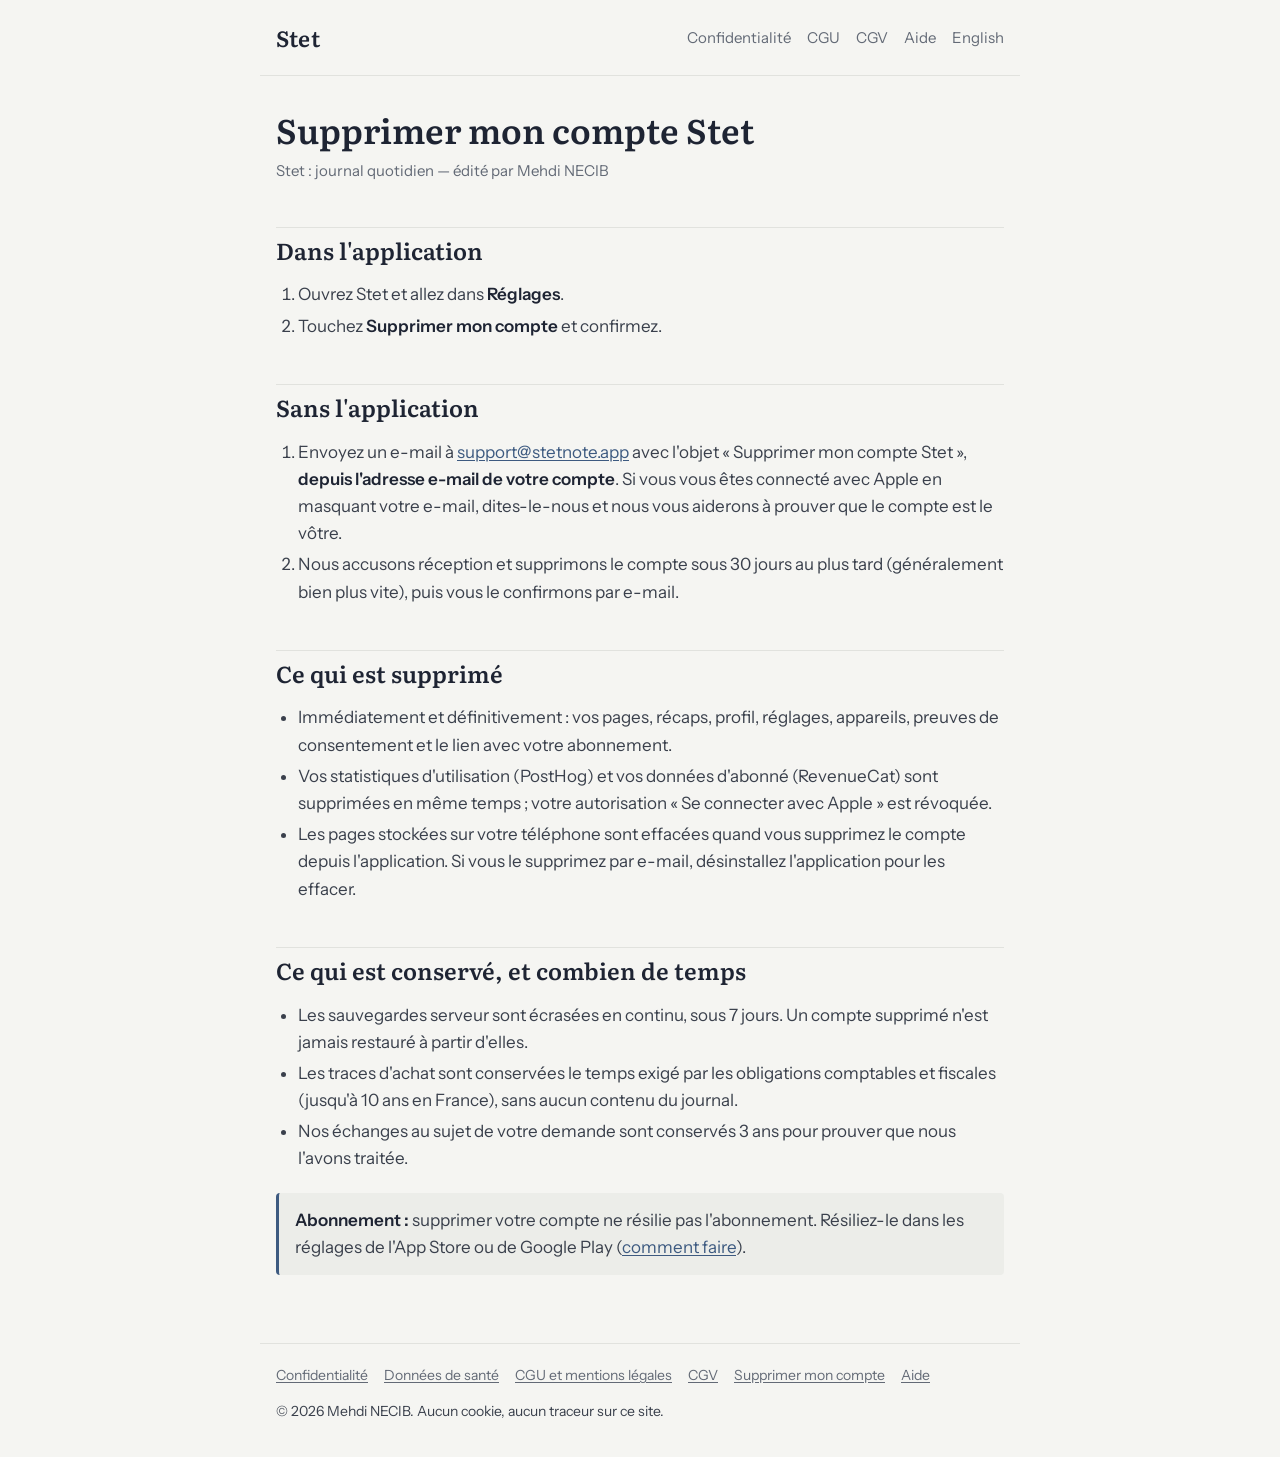
<file: fr/delete-account/index.html>
<!doctype html>
<html lang="fr">
<head>
<meta charset="utf-8">
<meta name="viewport" content="width=device-width, initial-scale=1">
<title>Supprimer mon compte · Stet</title>
<meta name="description" content="Comment supprimer votre compte Stet et vos données, avec ou sans l'application.">
<link rel="stylesheet" href="../../style.css">
<link rel="alternate" hreflang="en" href="../../delete-account/">
<link rel="icon" href="../../favicon.svg" type="image/svg+xml">
</head>
<body>
<a class="skip" href="#content">Aller au contenu</a>
<header class="site">
  <a class="brand" href="../">Stet</a>
  <nav aria-label="Principal">
    <a href="../privacy/">Confidentialité</a>
    <a href="../terms/">CGU</a>
    <a href="../terms-of-sale/">CGV</a>
    <a href="../support/">Aide</a>
    <a href="../../delete-account/" lang="en" hreflang="en">English</a>
  </nav>
</header>

<main id="content">
<h1>Supprimer mon compte Stet</h1>
<p class="meta">Stet : journal quotidien — édité par Mehdi NECIB</p>

<h2>Dans l'application</h2>
<ol>
  <li>Ouvrez Stet et allez dans <strong>Réglages</strong>.</li>
  <li>Touchez <strong>Supprimer mon compte</strong> et confirmez.</li>
</ol>

<h2>Sans l'application</h2>
<ol>
  <li>Envoyez un e-mail à <a href="mailto:support@stetnote.app?subject=Supprimer%20mon%20compte%20Stet">support@stetnote.app</a> avec l'objet « Supprimer mon compte Stet », <strong>depuis l'adresse e-mail de votre compte</strong>. Si vous vous êtes connecté avec Apple en masquant votre e-mail, dites-le-nous et nous vous aiderons à prouver que le compte est le vôtre.</li>
  <li>Nous accusons réception et supprimons le compte sous 30 jours au plus tard (généralement bien plus vite), puis vous le confirmons par e-mail.</li>
</ol>

<h2>Ce qui est supprimé</h2>
<ul>
  <li>Immédiatement et définitivement : vos pages, récaps, profil, réglages, appareils, preuves de consentement et le lien avec votre abonnement.</li>
  <li>Vos statistiques d'utilisation (PostHog) et vos données d'abonné (RevenueCat) sont supprimées en même temps ; votre autorisation « Se connecter avec Apple » est révoquée.</li>
  <li>Les pages stockées sur votre téléphone sont effacées quand vous supprimez le compte depuis l'application. Si vous le supprimez par e-mail, désinstallez l'application pour les effacer.</li>
</ul>

<h2>Ce qui est conservé, et combien de temps</h2>
<ul>
  <li>Les sauvegardes serveur sont écrasées en continu, sous 7 jours. Un compte supprimé n'est jamais restauré à partir d'elles.</li>
  <li>Les traces d'achat sont conservées le temps exigé par les obligations comptables et fiscales (jusqu'à 10 ans en France), sans aucun contenu du journal.</li>
  <li>Nos échanges au sujet de votre demande sont conservés 3 ans pour prouver que nous l'avons traitée.</li>
</ul>

<div class="note"><p><strong>Abonnement :</strong> supprimer votre compte ne résilie pas l'abonnement. Résiliez-le dans les réglages de l'App Store ou de Google Play (<a href="../terms-of-sale/#cancel">comment faire</a>).</p></div>
</main>

<footer class="site">
  <nav aria-label="Informations légales">
    <a href="../privacy/">Confidentialité</a>
    <a href="../privacy/#health-data">Données de santé</a>
    <a href="../terms/">CGU et mentions légales</a>
    <a href="../terms-of-sale/">CGV</a>
    <a href="../delete-account/">Supprimer mon compte</a>
    <a href="../support/">Aide</a>
  </nav>
  <p>© 2026 Mehdi NECIB. Aucun cookie, aucun traceur sur ce site.</p>
</footer>
</body>
</html>
</file>
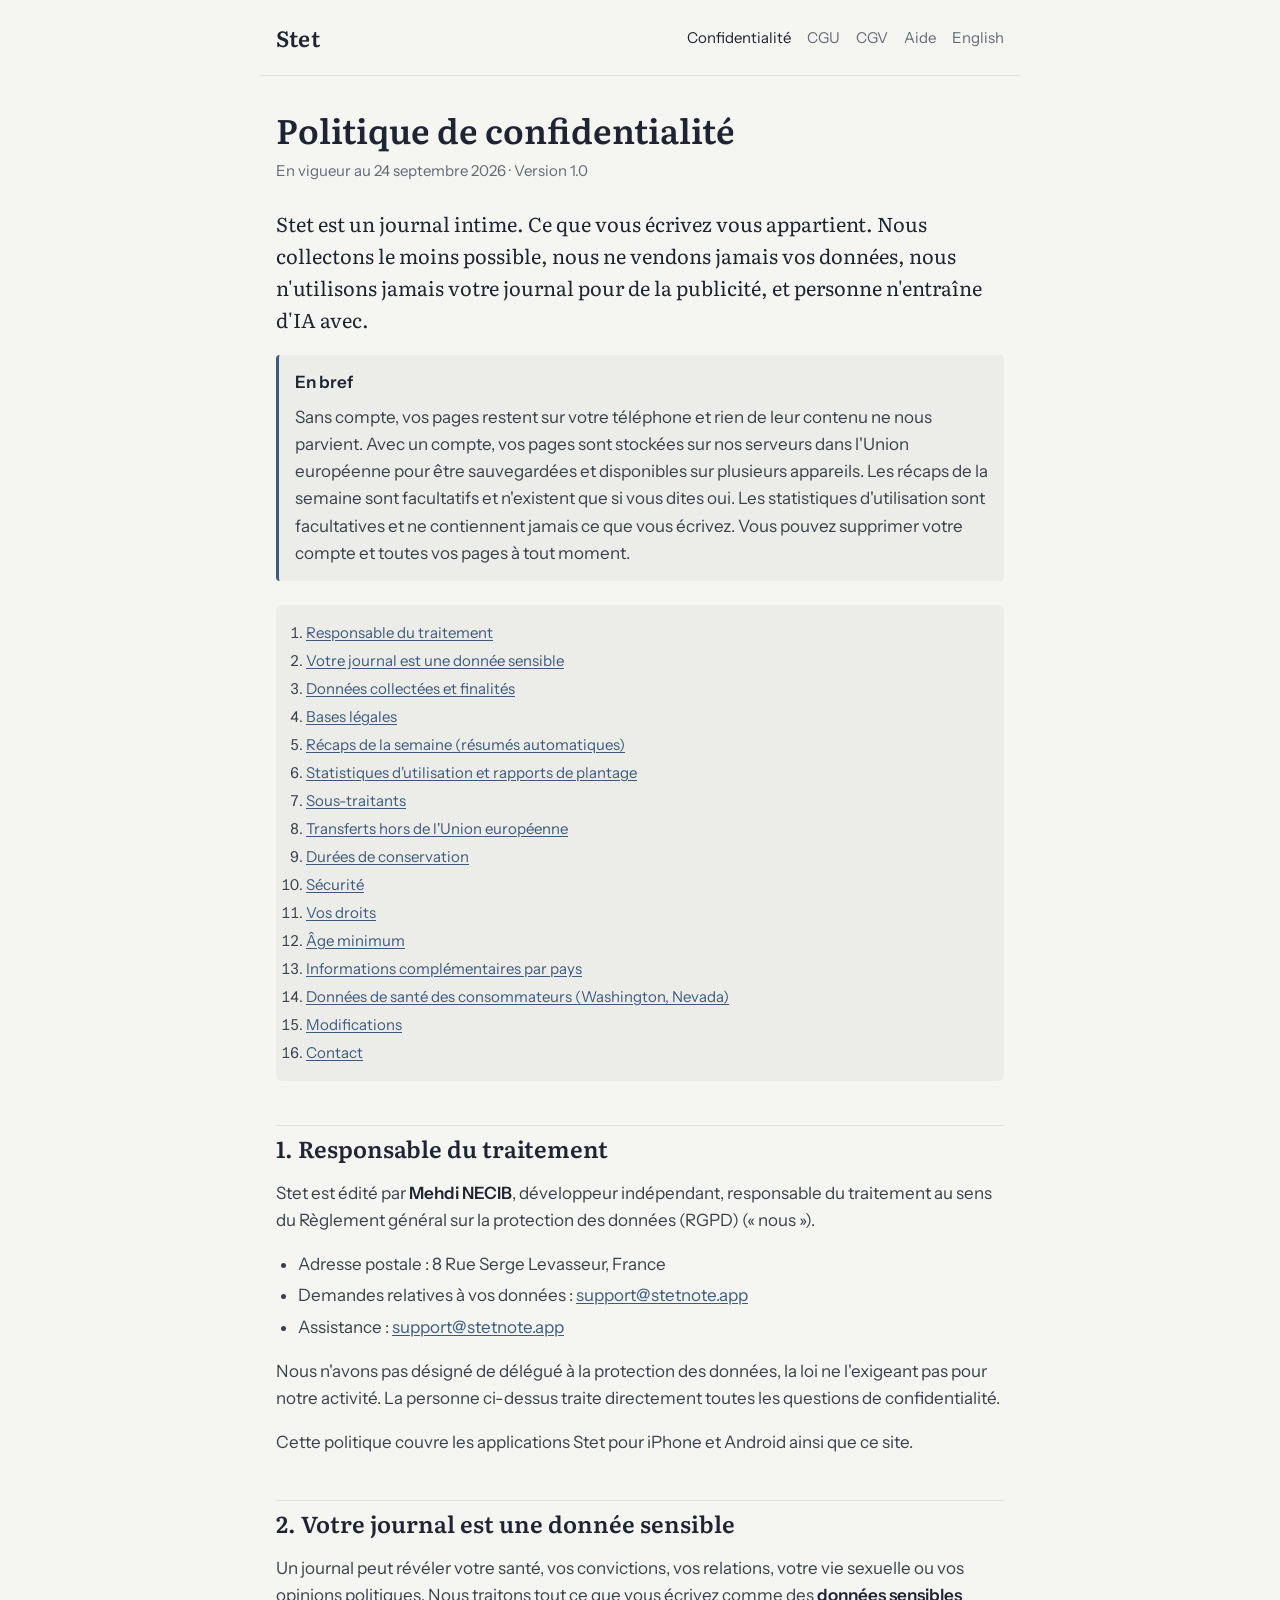
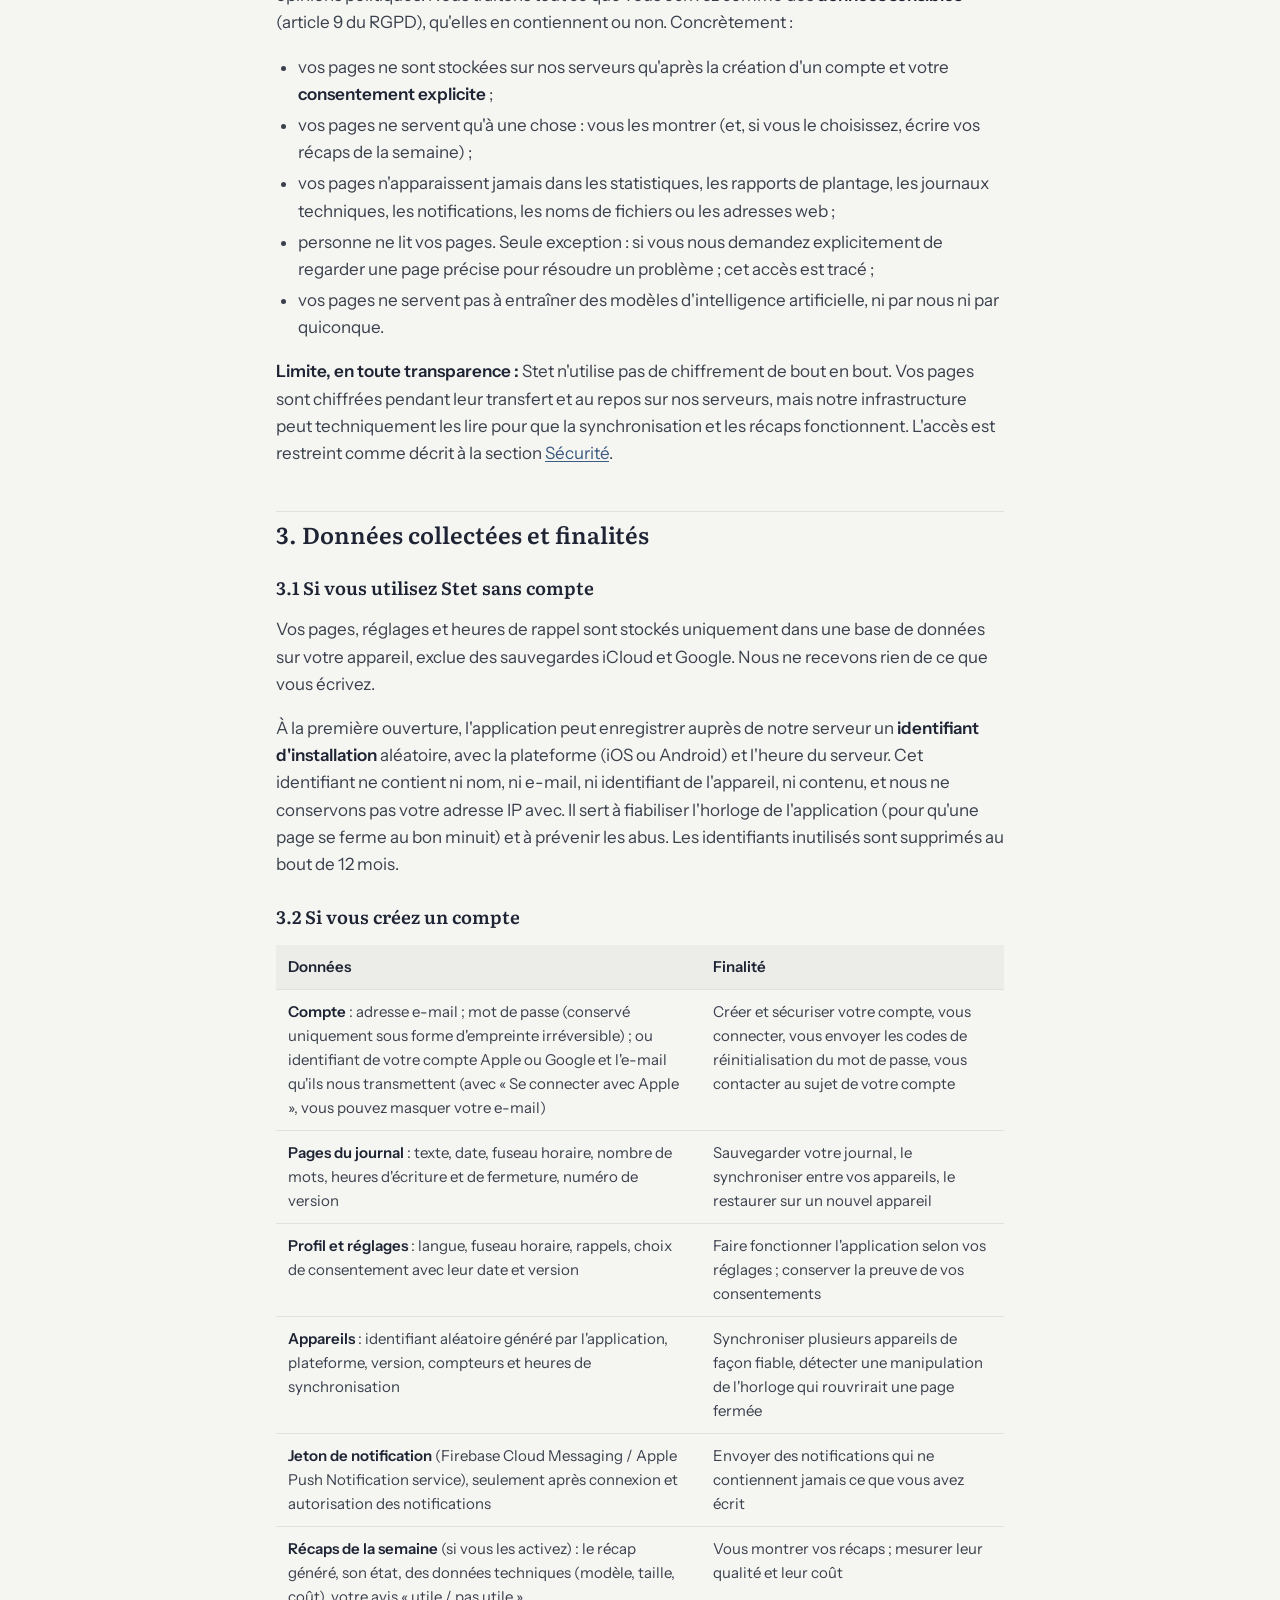
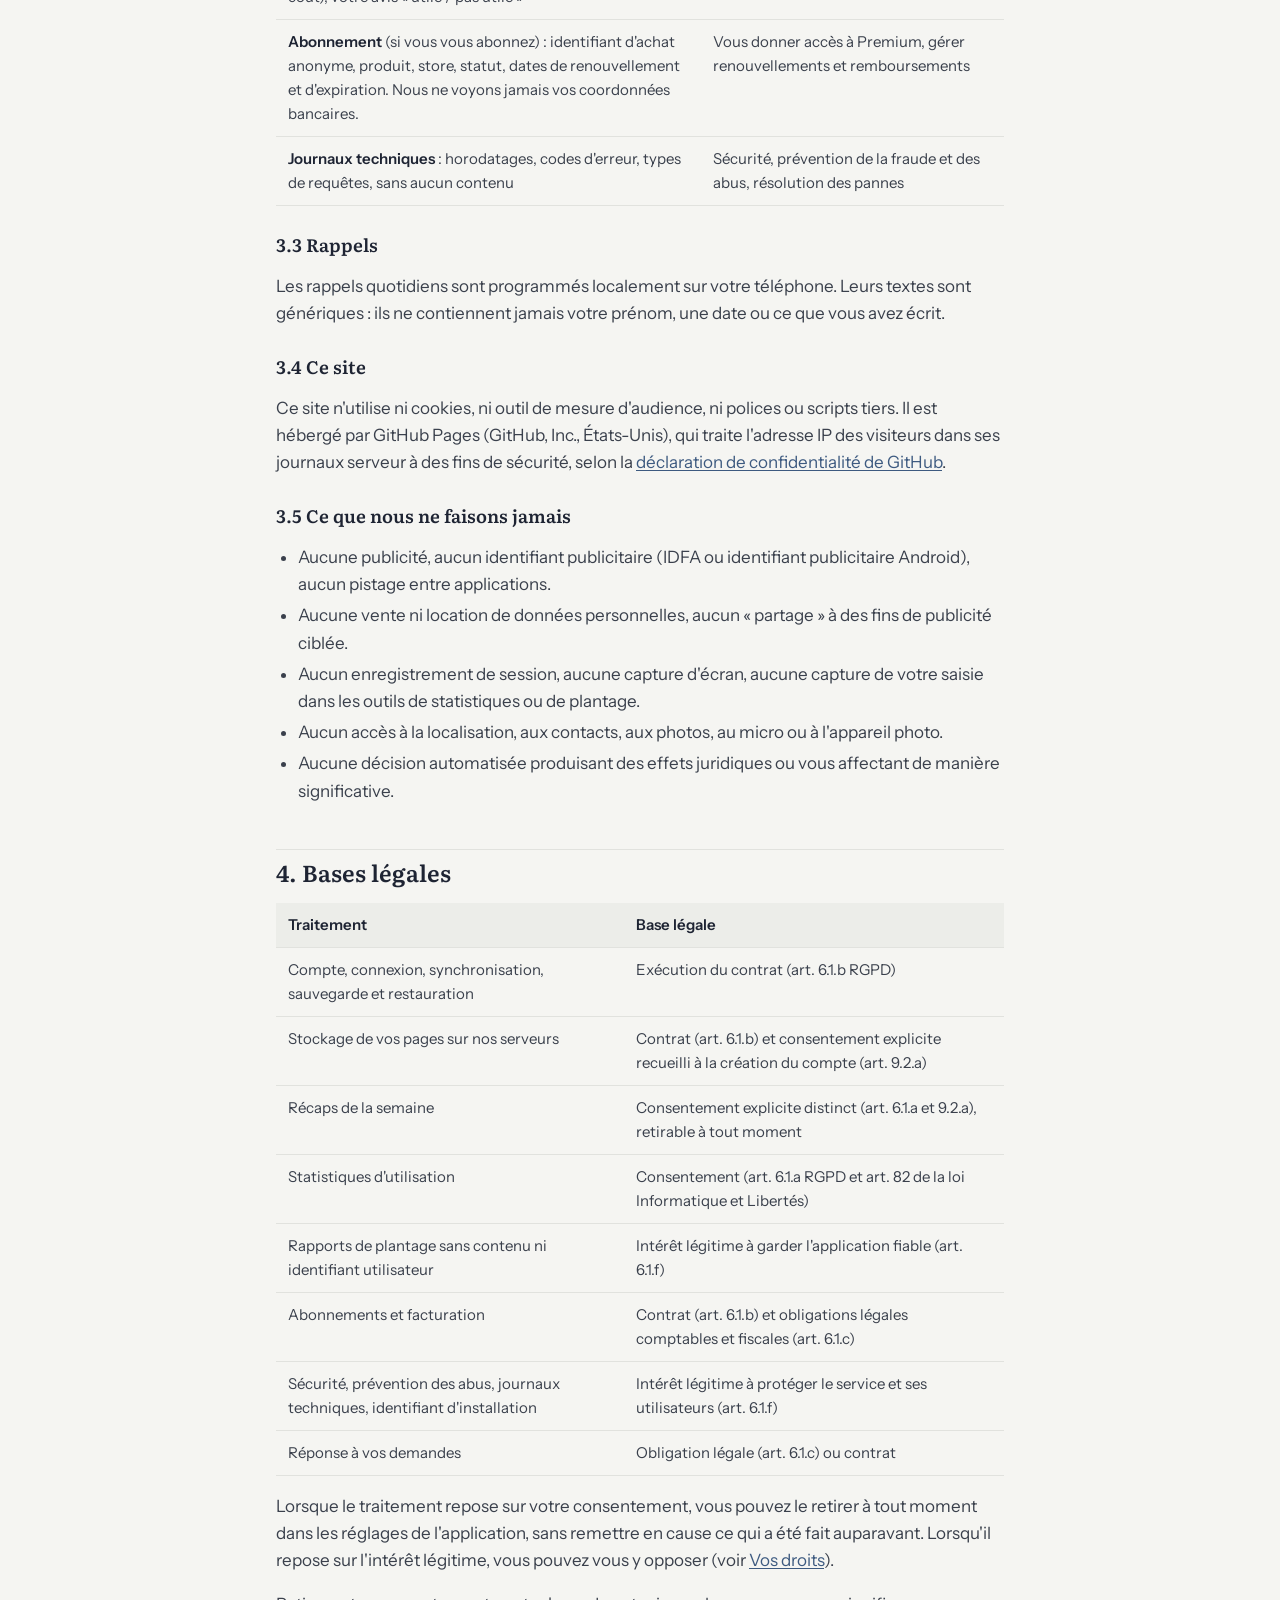
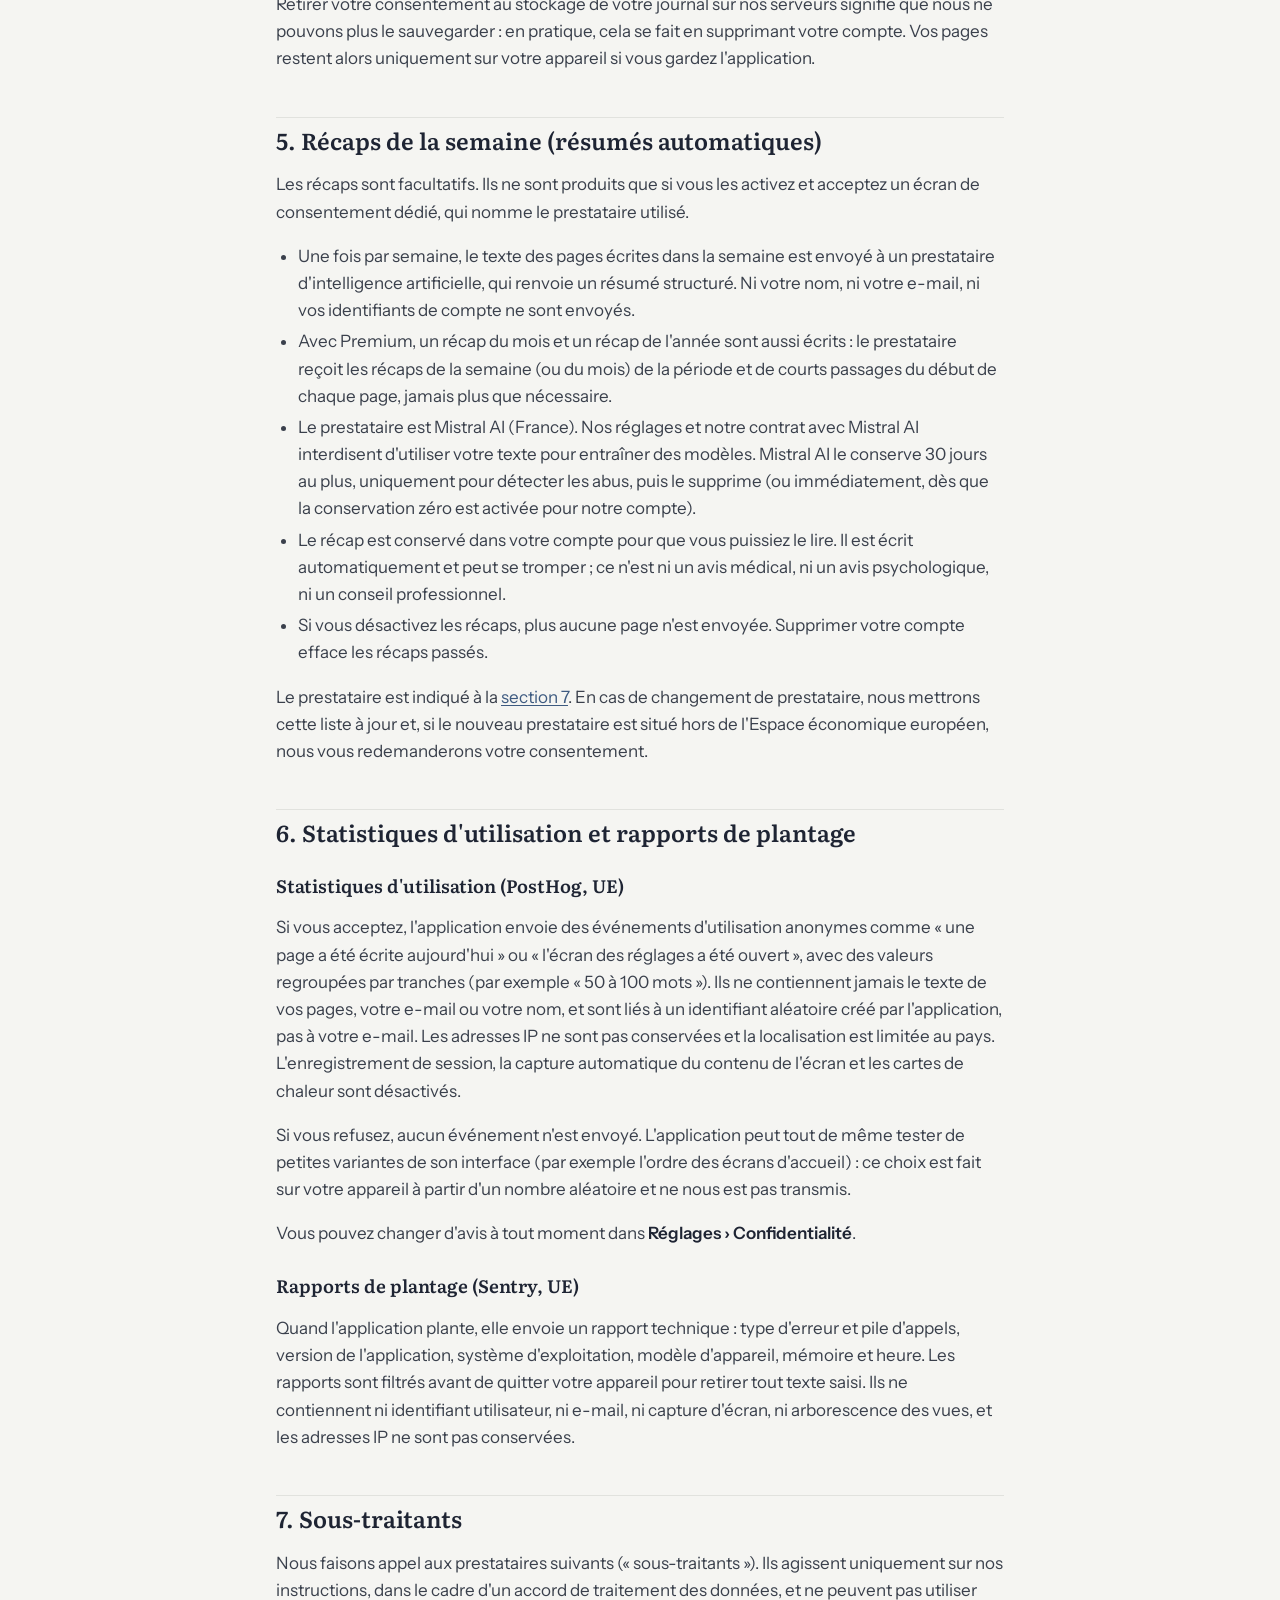
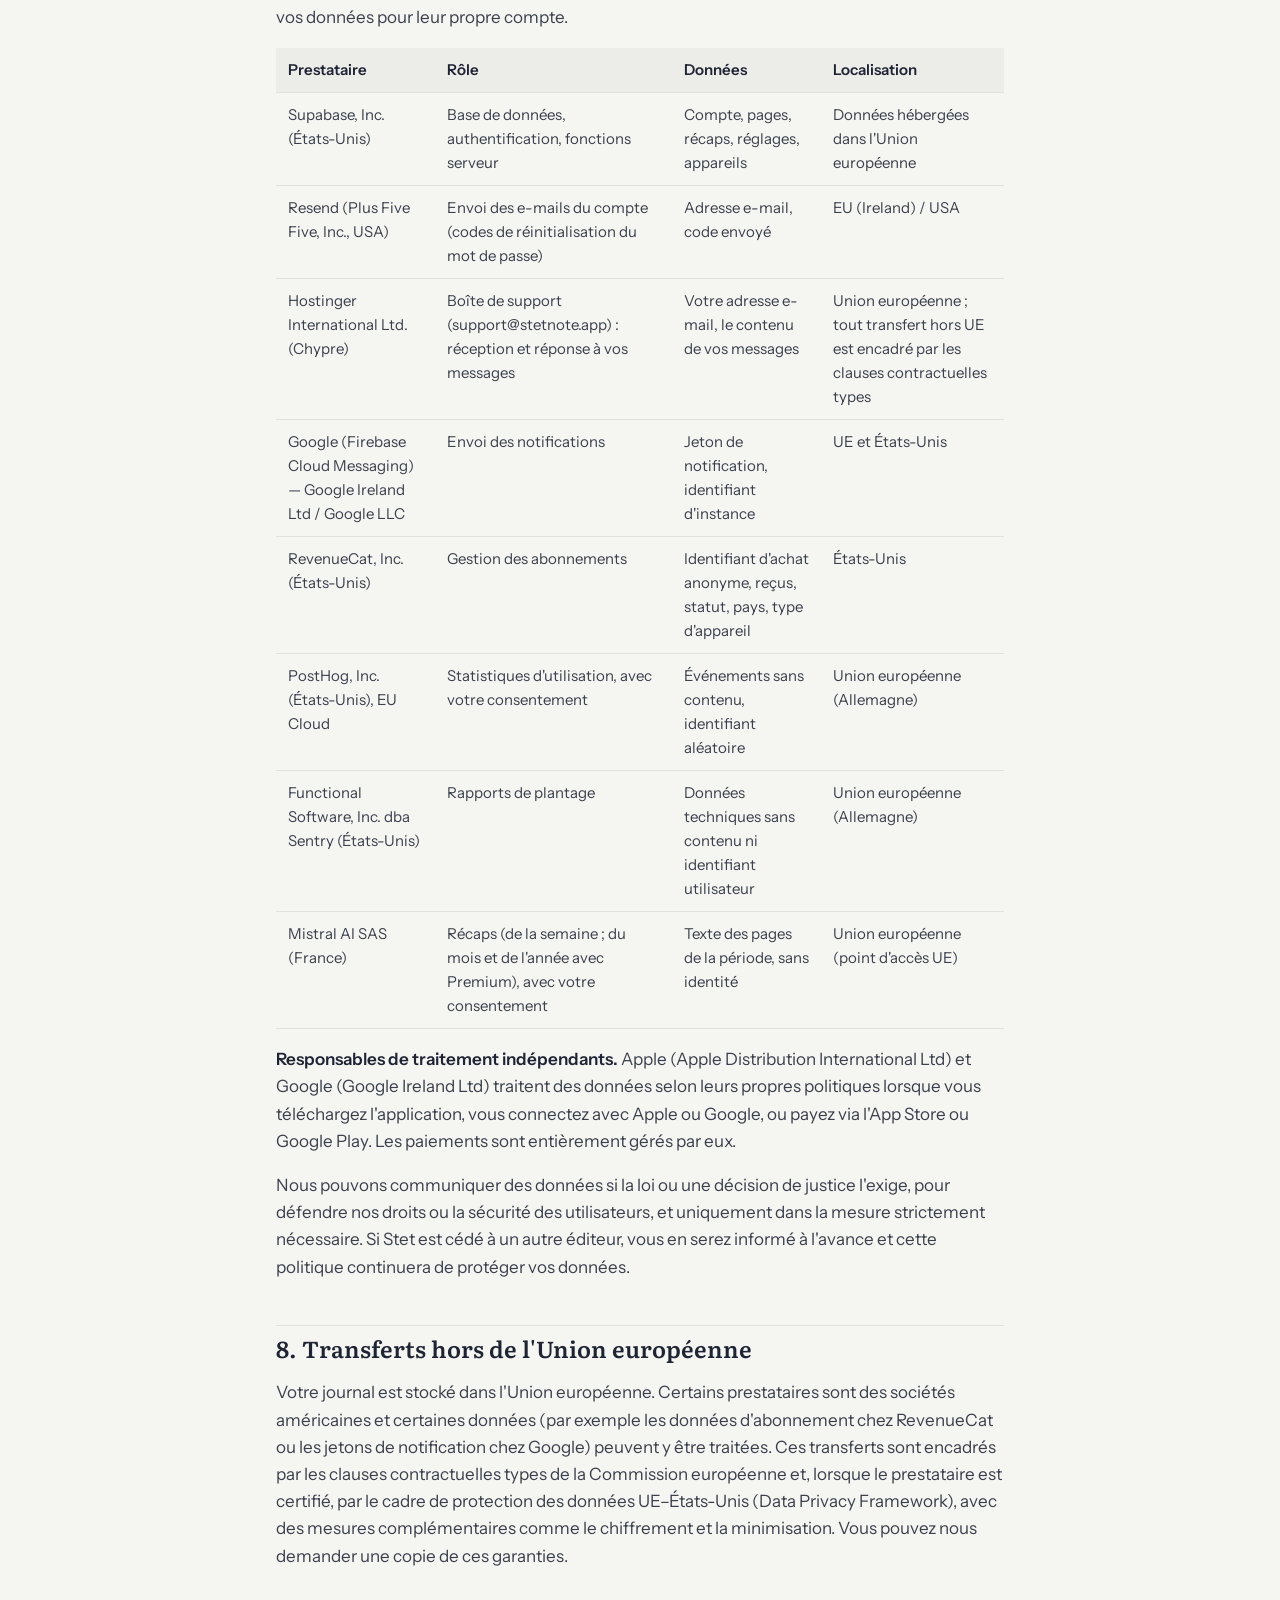
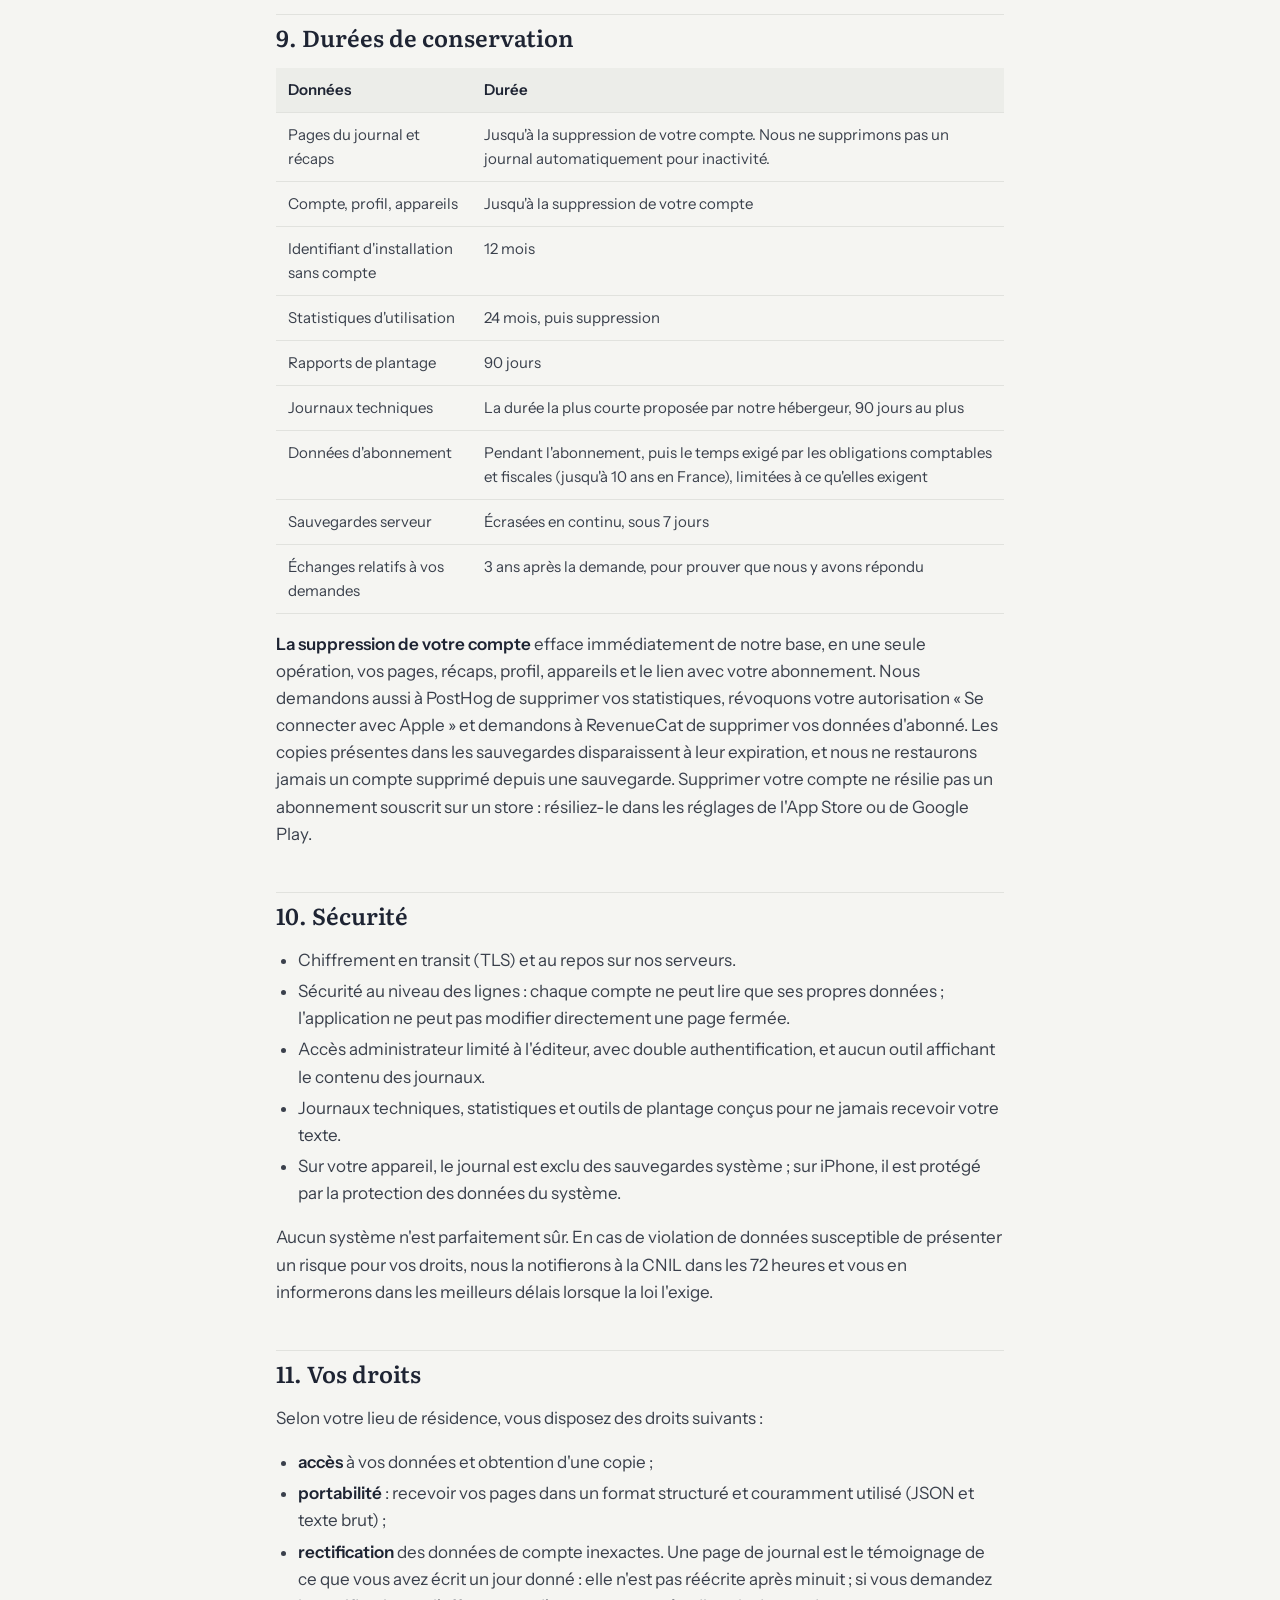
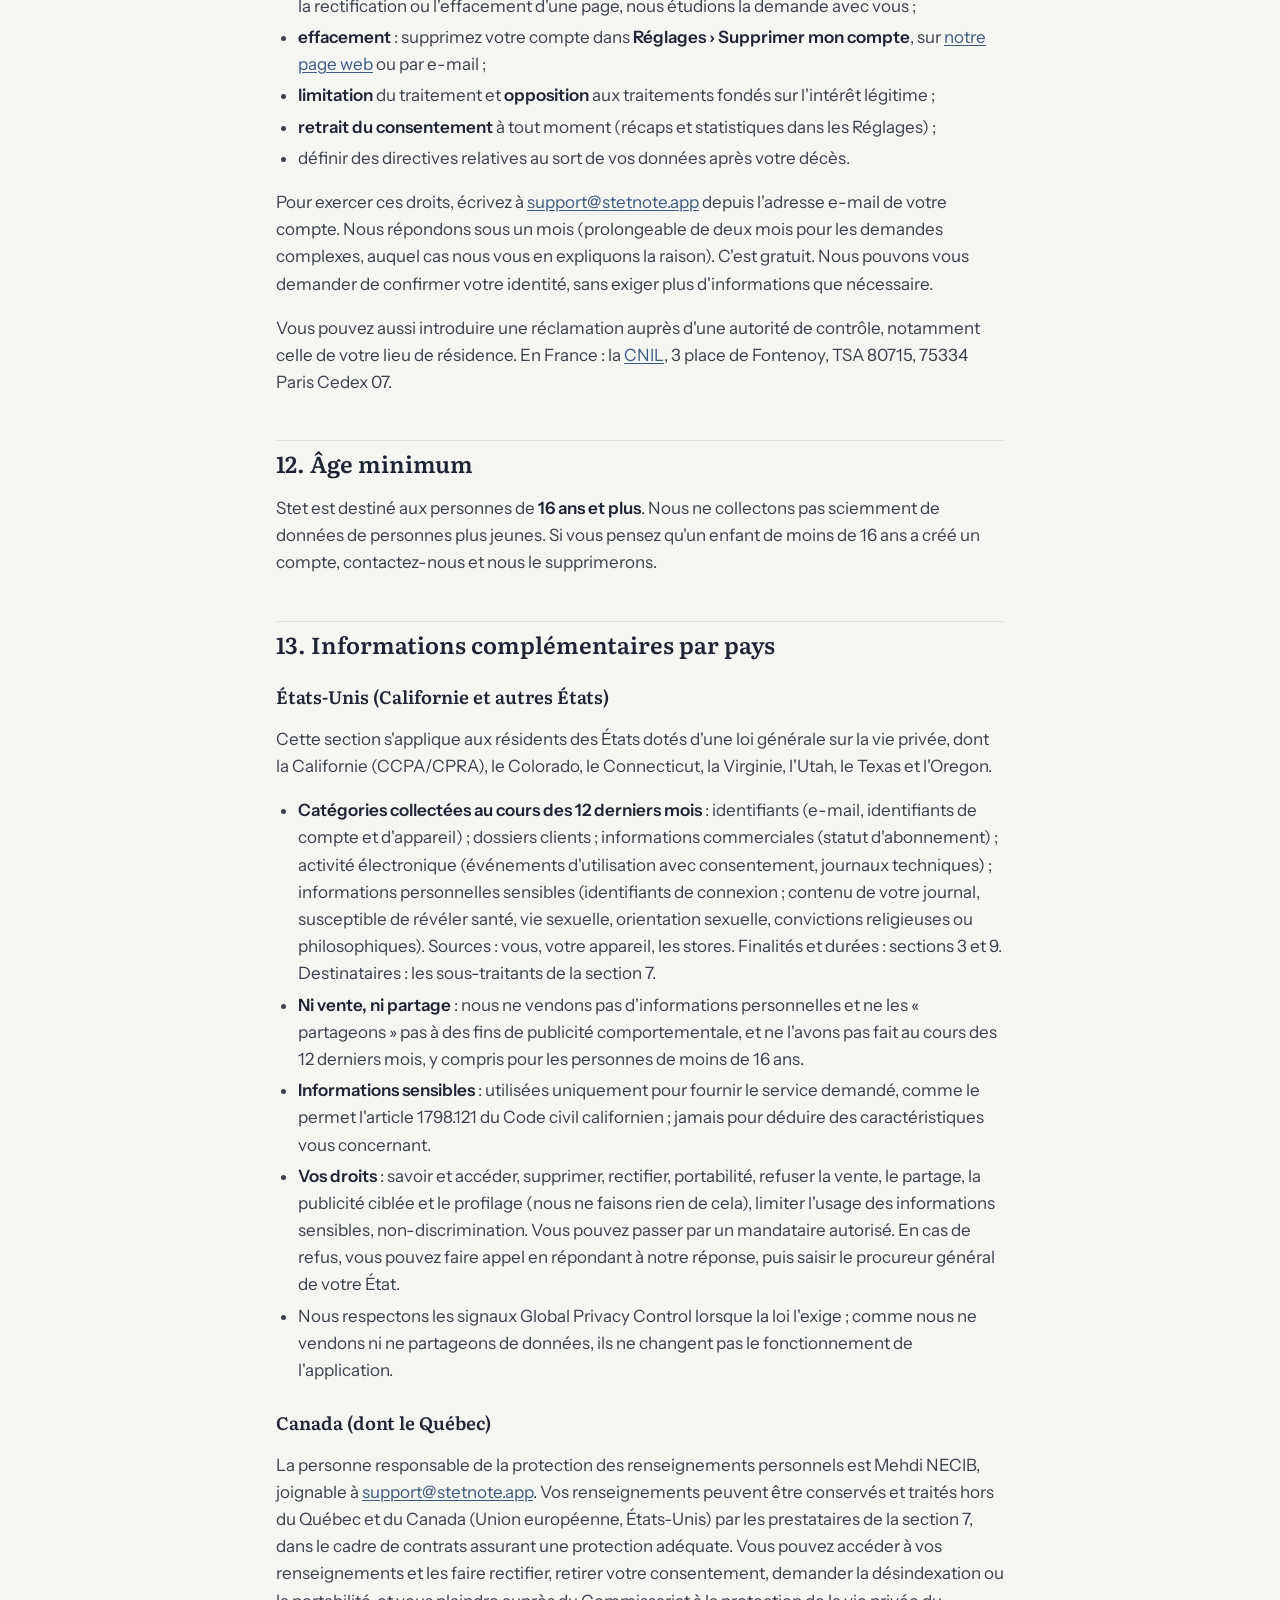
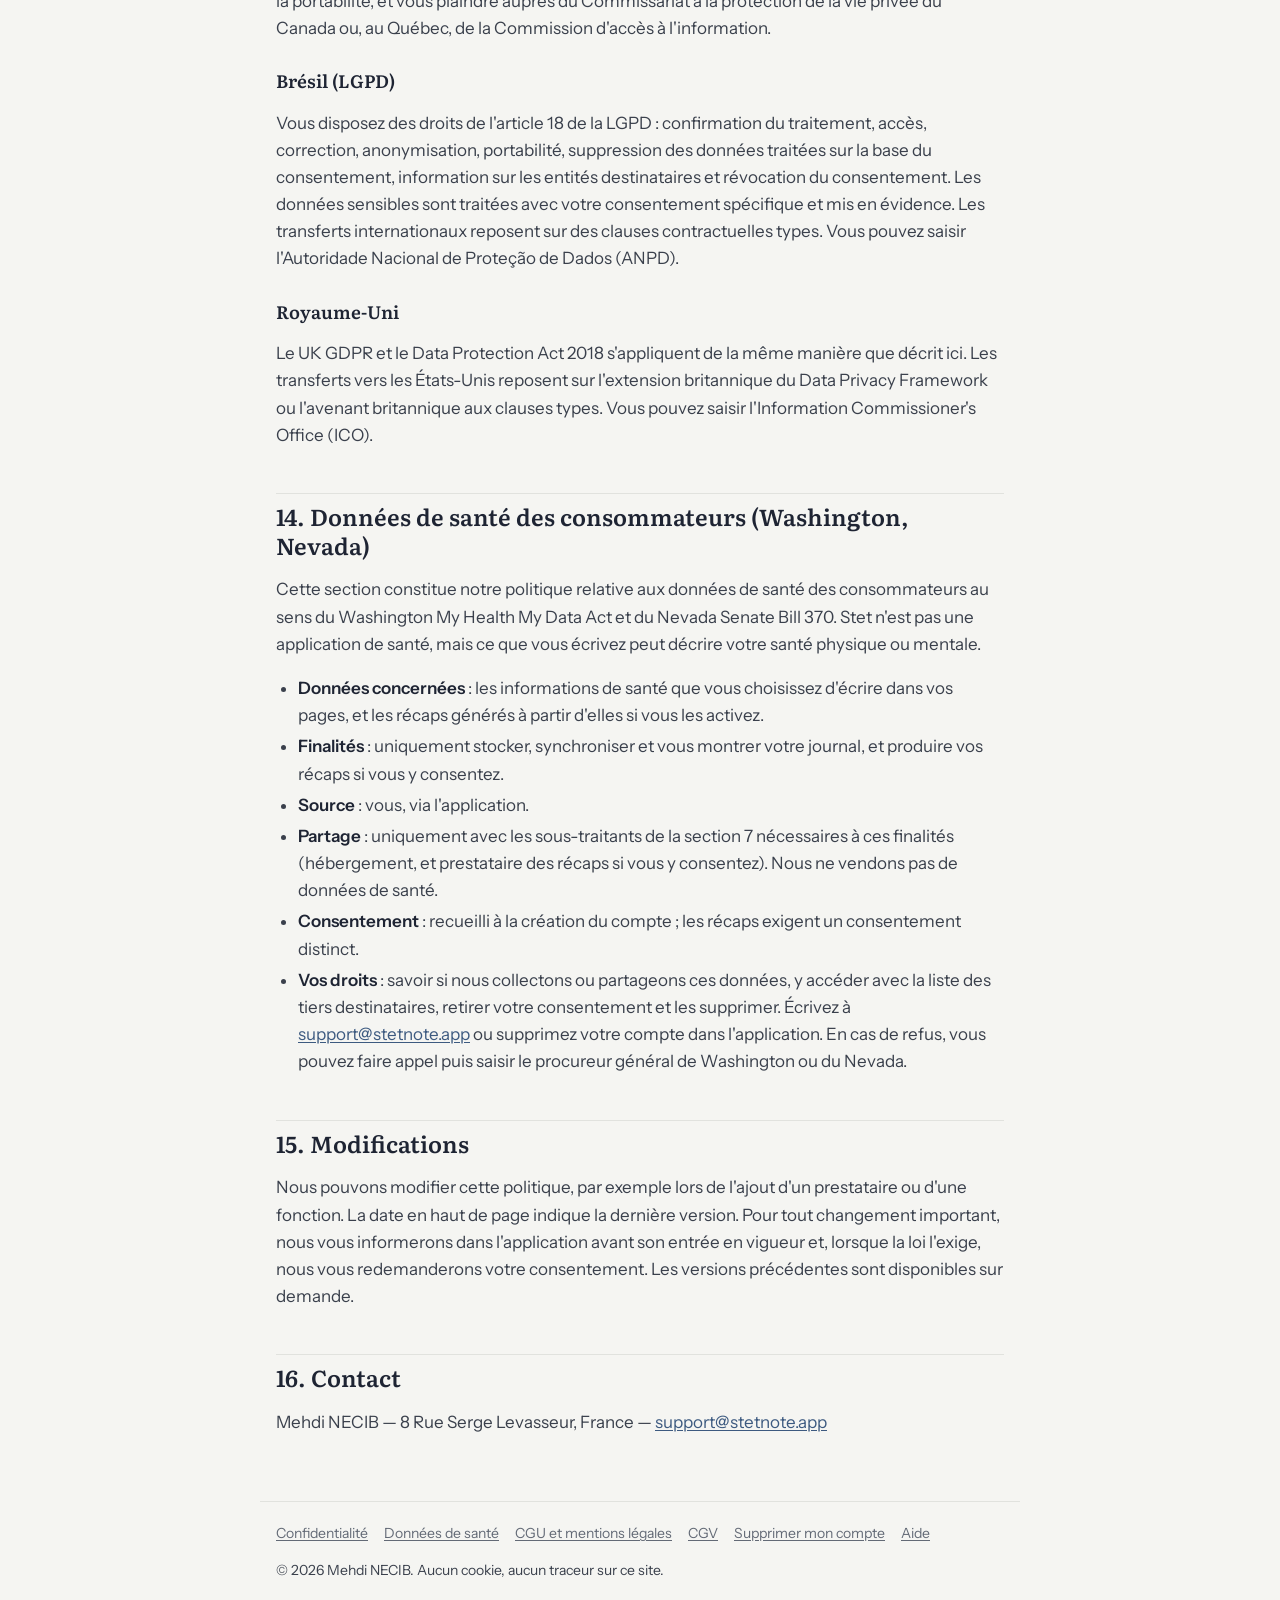
<file: fr/privacy/index.html>
<!doctype html>
<html lang="fr">
<head>
<meta charset="utf-8">
<meta name="viewport" content="width=device-width, initial-scale=1">
<title>Politique de confidentialité · Stet</title>
<meta name="description" content="Comment Stet collecte, utilise et protège vos données personnelles, y compris votre journal.">
<link rel="stylesheet" href="../../style.css">
<link rel="alternate" hreflang="en" href="../../privacy/">
<link rel="icon" href="../../favicon.svg" type="image/svg+xml">
</head>
<body>
<a class="skip" href="#content">Aller au contenu</a>
<header class="site">
  <a class="brand" href="../">Stet</a>
  <nav aria-label="Principal">
    <a href="../privacy/" aria-current="page">Confidentialité</a>
    <a href="../terms/">CGU</a>
    <a href="../terms-of-sale/">CGV</a>
    <a href="../support/">Aide</a>
    <a href="../../privacy/" lang="en" hreflang="en">English</a>
  </nav>
</header>

<main id="content">
<h1>Politique de confidentialité</h1>
<p class="meta">En vigueur au 24 septembre 2026 · Version 1.0</p>

<p class="lead">Stet est un journal intime. Ce que vous écrivez vous appartient. Nous collectons le moins possible, nous ne vendons jamais vos données, nous n'utilisons jamais votre journal pour de la publicité, et personne n'entraîne d'IA avec.</p>

<div class="note">
  <p><strong>En bref</strong></p>
  <p>Sans compte, vos pages restent sur votre téléphone et rien de leur contenu ne nous parvient. Avec un compte, vos pages sont stockées sur nos serveurs dans l'Union européenne pour être sauvegardées et disponibles sur plusieurs appareils. Les récaps de la semaine sont facultatifs et n'existent que si vous dites oui. Les statistiques d'utilisation sont facultatives et ne contiennent jamais ce que vous écrivez. Vous pouvez supprimer votre compte et toutes vos pages à tout moment.</p>
</div>

<nav class="toc" aria-label="Sommaire">
<ol>
  <li><a href="#controller">Responsable du traitement</a></li>
  <li><a href="#journal">Votre journal est une donnée sensible</a></li>
  <li><a href="#collect">Données collectées et finalités</a></li>
  <li><a href="#bases">Bases légales</a></li>
  <li><a href="#recaps">Récaps de la semaine (résumés automatiques)</a></li>
  <li><a href="#analytics">Statistiques d'utilisation et rapports de plantage</a></li>
  <li><a href="#processors">Sous-traitants</a></li>
  <li><a href="#transfers">Transferts hors de l'Union européenne</a></li>
  <li><a href="#retention">Durées de conservation</a></li>
  <li><a href="#security">Sécurité</a></li>
  <li><a href="#rights">Vos droits</a></li>
  <li><a href="#children">Âge minimum</a></li>
  <li><a href="#regional">Informations complémentaires par pays</a></li>
  <li><a href="#health-data">Données de santé des consommateurs (Washington, Nevada)</a></li>
  <li><a href="#changes">Modifications</a></li>
  <li><a href="#contact">Contact</a></li>
</ol>
</nav>

<h2 id="controller">1. Responsable du traitement</h2>
<p>Stet est édité par <strong>Mehdi NECIB</strong>, développeur indépendant, responsable du traitement au sens du Règlement général sur la protection des données (RGPD) (« nous »).</p>
<ul>
  <li>Adresse postale : 8 Rue Serge Levasseur, France</li>
  <li>Demandes relatives à vos données : <a href="mailto:support@stetnote.app">support@stetnote.app</a></li>
  <li>Assistance : <a href="mailto:support@stetnote.app">support@stetnote.app</a></li>
</ul>
<p>Nous n'avons pas désigné de délégué à la protection des données, la loi ne l'exigeant pas pour notre activité. La personne ci-dessus traite directement toutes les questions de confidentialité.</p>
<p>Cette politique couvre les applications Stet pour iPhone et Android ainsi que ce site.</p>

<h2 id="journal">2. Votre journal est une donnée sensible</h2>
<p>Un journal peut révéler votre santé, vos convictions, vos relations, votre vie sexuelle ou vos opinions politiques. Nous traitons tout ce que vous écrivez comme des <strong>données sensibles</strong> (article 9 du RGPD), qu'elles en contiennent ou non. Concrètement :</p>
<ul>
  <li>vos pages ne sont stockées sur nos serveurs qu'après la création d'un compte et votre <strong>consentement explicite</strong> ;</li>
  <li>vos pages ne servent qu'à une chose : vous les montrer (et, si vous le choisissez, écrire vos récaps de la semaine) ;</li>
  <li>vos pages n'apparaissent jamais dans les statistiques, les rapports de plantage, les journaux techniques, les notifications, les noms de fichiers ou les adresses web ;</li>
  <li>personne ne lit vos pages. Seule exception : si vous nous demandez explicitement de regarder une page précise pour résoudre un problème ; cet accès est tracé ;</li>
  <li>vos pages ne servent pas à entraîner des modèles d'intelligence artificielle, ni par nous ni par quiconque.</li>
</ul>
<p><strong>Limite, en toute transparence :</strong> Stet n'utilise pas de chiffrement de bout en bout. Vos pages sont chiffrées pendant leur transfert et au repos sur nos serveurs, mais notre infrastructure peut techniquement les lire pour que la synchronisation et les récaps fonctionnent. L'accès est restreint comme décrit à la section <a href="#security">Sécurité</a>.</p>

<h2 id="collect">3. Données collectées et finalités</h2>

<h3>3.1 Si vous utilisez Stet sans compte</h3>
<p>Vos pages, réglages et heures de rappel sont stockés uniquement dans une base de données sur votre appareil, exclue des sauvegardes iCloud et Google. Nous ne recevons rien de ce que vous écrivez.</p>
<p>À la première ouverture, l'application peut enregistrer auprès de notre serveur un <strong>identifiant d'installation</strong> aléatoire, avec la plateforme (iOS ou Android) et l'heure du serveur. Cet identifiant ne contient ni nom, ni e-mail, ni identifiant de l'appareil, ni contenu, et nous ne conservons pas votre adresse IP avec. Il sert à fiabiliser l'horloge de l'application (pour qu'une page se ferme au bon minuit) et à prévenir les abus. Les identifiants inutilisés sont supprimés au bout de 12 mois.</p>

<h3>3.2 Si vous créez un compte</h3>
<div class="table-wrap">
<table>
<thead><tr><th>Données</th><th>Finalité</th></tr></thead>
<tbody>
<tr><td><strong>Compte</strong> : adresse e-mail ; mot de passe (conservé uniquement sous forme d'empreinte irréversible) ; ou identifiant de votre compte Apple ou Google et l'e-mail qu'ils nous transmettent (avec « Se connecter avec Apple », vous pouvez masquer votre e-mail)</td><td>Créer et sécuriser votre compte, vous connecter, vous envoyer les codes de réinitialisation du mot de passe, vous contacter au sujet de votre compte</td></tr>
<tr><td><strong>Pages du journal</strong> : texte, date, fuseau horaire, nombre de mots, heures d'écriture et de fermeture, numéro de version</td><td>Sauvegarder votre journal, le synchroniser entre vos appareils, le restaurer sur un nouvel appareil</td></tr>
<tr><td><strong>Profil et réglages</strong> : langue, fuseau horaire, rappels, choix de consentement avec leur date et version</td><td>Faire fonctionner l'application selon vos réglages ; conserver la preuve de vos consentements</td></tr>
<tr><td><strong>Appareils</strong> : identifiant aléatoire généré par l'application, plateforme, version, compteurs et heures de synchronisation</td><td>Synchroniser plusieurs appareils de façon fiable, détecter une manipulation de l'horloge qui rouvrirait une page fermée</td></tr>
<tr><td><strong>Jeton de notification</strong> (Firebase Cloud Messaging / Apple Push Notification service), seulement après connexion et autorisation des notifications</td><td>Envoyer des notifications qui ne contiennent jamais ce que vous avez écrit</td></tr>
<tr><td><strong>Récaps de la semaine</strong> (si vous les activez) : le récap généré, son état, des données techniques (modèle, taille, coût), votre avis « utile / pas utile »</td><td>Vous montrer vos récaps ; mesurer leur qualité et leur coût</td></tr>
<tr><td><strong>Abonnement</strong> (si vous vous abonnez) : identifiant d'achat anonyme, produit, store, statut, dates de renouvellement et d'expiration. Nous ne voyons jamais vos coordonnées bancaires.</td><td>Vous donner accès à Premium, gérer renouvellements et remboursements</td></tr>
<tr><td><strong>Journaux techniques</strong> : horodatages, codes d'erreur, types de requêtes, sans aucun contenu</td><td>Sécurité, prévention de la fraude et des abus, résolution des pannes</td></tr>
</tbody>
</table>
</div>

<h3>3.3 Rappels</h3>
<p>Les rappels quotidiens sont programmés localement sur votre téléphone. Leurs textes sont génériques : ils ne contiennent jamais votre prénom, une date ou ce que vous avez écrit.</p>

<h3>3.4 Ce site</h3>
<p>Ce site n'utilise ni cookies, ni outil de mesure d'audience, ni polices ou scripts tiers. Il est hébergé par GitHub Pages (GitHub, Inc., États-Unis), qui traite l'adresse IP des visiteurs dans ses journaux serveur à des fins de sécurité, selon la <a href="https://docs.github.com/fr/site-policy/privacy-policies/github-general-privacy-statement">déclaration de confidentialité de GitHub</a>.</p>

<h3>3.5 Ce que nous ne faisons jamais</h3>
<ul>
  <li>Aucune publicité, aucun identifiant publicitaire (IDFA ou identifiant publicitaire Android), aucun pistage entre applications.</li>
  <li>Aucune vente ni location de données personnelles, aucun « partage » à des fins de publicité ciblée.</li>
  <li>Aucun enregistrement de session, aucune capture d'écran, aucune capture de votre saisie dans les outils de statistiques ou de plantage.</li>
  <li>Aucun accès à la localisation, aux contacts, aux photos, au micro ou à l'appareil photo.</li>
  <li>Aucune décision automatisée produisant des effets juridiques ou vous affectant de manière significative.</li>
</ul>

<h2 id="bases">4. Bases légales</h2>
<div class="table-wrap">
<table>
<thead><tr><th>Traitement</th><th>Base légale</th></tr></thead>
<tbody>
<tr><td>Compte, connexion, synchronisation, sauvegarde et restauration</td><td>Exécution du contrat (art. 6.1.b RGPD)</td></tr>
<tr><td>Stockage de vos pages sur nos serveurs</td><td>Contrat (art. 6.1.b) et consentement explicite recueilli à la création du compte (art. 9.2.a)</td></tr>
<tr><td>Récaps de la semaine</td><td>Consentement explicite distinct (art. 6.1.a et 9.2.a), retirable à tout moment</td></tr>
<tr><td>Statistiques d'utilisation</td><td>Consentement (art. 6.1.a RGPD et art. 82 de la loi Informatique et Libertés)</td></tr>
<tr><td>Rapports de plantage sans contenu ni identifiant utilisateur</td><td>Intérêt légitime à garder l'application fiable (art. 6.1.f)</td></tr>
<tr><td>Abonnements et facturation</td><td>Contrat (art. 6.1.b) et obligations légales comptables et fiscales (art. 6.1.c)</td></tr>
<tr><td>Sécurité, prévention des abus, journaux techniques, identifiant d'installation</td><td>Intérêt légitime à protéger le service et ses utilisateurs (art. 6.1.f)</td></tr>
<tr><td>Réponse à vos demandes</td><td>Obligation légale (art. 6.1.c) ou contrat</td></tr>
</tbody>
</table>
</div>
<p>Lorsque le traitement repose sur votre consentement, vous pouvez le retirer à tout moment dans les réglages de l'application, sans remettre en cause ce qui a été fait auparavant. Lorsqu'il repose sur l'intérêt légitime, vous pouvez vous y opposer (voir <a href="#rights">Vos droits</a>).</p>
<p>Retirer votre consentement au stockage de votre journal sur nos serveurs signifie que nous ne pouvons plus le sauvegarder : en pratique, cela se fait en supprimant votre compte. Vos pages restent alors uniquement sur votre appareil si vous gardez l'application.</p>

<h2 id="recaps">5. Récaps de la semaine (résumés automatiques)</h2>
<p>Les récaps sont facultatifs. Ils ne sont produits que si vous les activez et acceptez un écran de consentement dédié, qui nomme le prestataire utilisé.</p>
<ul>
  <li>Une fois par semaine, le texte des pages écrites dans la semaine est envoyé à un prestataire d'intelligence artificielle, qui renvoie un résumé structuré. Ni votre nom, ni votre e-mail, ni vos identifiants de compte ne sont envoyés.</li>
  <li>Avec Premium, un récap du mois et un récap de l'année sont aussi écrits : le prestataire reçoit les récaps de la semaine (ou du mois) de la période et de courts passages du début de chaque page, jamais plus que nécessaire.</li>
  <li>Le prestataire est Mistral AI (France). Nos réglages et notre contrat avec Mistral AI interdisent d'utiliser votre texte pour entraîner des modèles. Mistral AI le conserve 30 jours au plus, uniquement pour détecter les abus, puis le supprime (ou immédiatement, dès que la conservation zéro est activée pour notre compte).</li>
  <li>Le récap est conservé dans votre compte pour que vous puissiez le lire. Il est écrit automatiquement et peut se tromper ; ce n'est ni un avis médical, ni un avis psychologique, ni un conseil professionnel.</li>
  <li>Si vous désactivez les récaps, plus aucune page n'est envoyée. Supprimer votre compte efface les récaps passés.</li>
</ul>
<p>Le prestataire est indiqué à la <a href="#processors">section 7</a>. En cas de changement de prestataire, nous mettrons cette liste à jour et, si le nouveau prestataire est situé hors de l'Espace économique européen, nous vous redemanderons votre consentement.</p>

<h2 id="analytics">6. Statistiques d'utilisation et rapports de plantage</h2>
<h3>Statistiques d'utilisation (PostHog, UE)</h3>
<p>Si vous acceptez, l'application envoie des événements d'utilisation anonymes comme « une page a été écrite aujourd'hui » ou « l'écran des réglages a été ouvert », avec des valeurs regroupées par tranches (par exemple « 50 à 100 mots »). Ils ne contiennent jamais le texte de vos pages, votre e-mail ou votre nom, et sont liés à un identifiant aléatoire créé par l'application, pas à votre e-mail. Les adresses IP ne sont pas conservées et la localisation est limitée au pays. L'enregistrement de session, la capture automatique du contenu de l'écran et les cartes de chaleur sont désactivés.</p>
<p>Si vous refusez, aucun événement n'est envoyé. L'application peut tout de même tester de petites variantes de son interface (par exemple l'ordre des écrans d'accueil) : ce choix est fait sur votre appareil à partir d'un nombre aléatoire et ne nous est pas transmis.</p>
<p>Vous pouvez changer d'avis à tout moment dans <strong>Réglages › Confidentialité</strong>.</p>
<h3>Rapports de plantage (Sentry, UE)</h3>
<p>Quand l'application plante, elle envoie un rapport technique : type d'erreur et pile d'appels, version de l'application, système d'exploitation, modèle d'appareil, mémoire et heure. Les rapports sont filtrés avant de quitter votre appareil pour retirer tout texte saisi. Ils ne contiennent ni identifiant utilisateur, ni e-mail, ni capture d'écran, ni arborescence des vues, et les adresses IP ne sont pas conservées.</p>

<h2 id="processors">7. Sous-traitants</h2>
<p>Nous faisons appel aux prestataires suivants (« sous-traitants »). Ils agissent uniquement sur nos instructions, dans le cadre d'un accord de traitement des données, et ne peuvent pas utiliser vos données pour leur propre compte.</p>
<div class="table-wrap">
<table>
<thead><tr><th>Prestataire</th><th>Rôle</th><th>Données</th><th>Localisation</th></tr></thead>
<tbody>
<tr><td>Supabase, Inc. (États-Unis)</td><td>Base de données, authentification, fonctions serveur</td><td>Compte, pages, récaps, réglages, appareils</td><td>Données hébergées dans l'Union européenne</td></tr>
<tr><td>Resend (Plus Five Five, Inc., USA)</td><td>Envoi des e-mails du compte (codes de réinitialisation du mot de passe)</td><td>Adresse e-mail, code envoyé</td><td>EU (Ireland) / USA</td></tr>
<tr><td>Hostinger International Ltd. (Chypre)</td><td>Boîte de support (support@stetnote.app) : réception et réponse à vos messages</td><td>Votre adresse e-mail, le contenu de vos messages</td><td>Union européenne ; tout transfert hors UE est encadré par les clauses contractuelles types</td></tr>
<tr><td>Google (Firebase Cloud Messaging) — Google Ireland Ltd / Google LLC</td><td>Envoi des notifications</td><td>Jeton de notification, identifiant d'instance</td><td>UE et États-Unis</td></tr>
<tr><td>RevenueCat, Inc. (États-Unis)</td><td>Gestion des abonnements</td><td>Identifiant d'achat anonyme, reçus, statut, pays, type d'appareil</td><td>États-Unis</td></tr>
<tr><td>PostHog, Inc. (États-Unis), EU Cloud</td><td>Statistiques d'utilisation, avec votre consentement</td><td>Événements sans contenu, identifiant aléatoire</td><td>Union européenne (Allemagne)</td></tr>
<tr><td>Functional Software, Inc. dba Sentry (États-Unis)</td><td>Rapports de plantage</td><td>Données techniques sans contenu ni identifiant utilisateur</td><td>Union européenne (Allemagne)</td></tr>
<tr><td>Mistral AI SAS (France)</td><td>Récaps (de la semaine ; du mois et de l'année avec Premium), avec votre consentement</td><td>Texte des pages de la période, sans identité</td><td>Union européenne (point d'accès UE)</td></tr>
</tbody>
</table>
</div>
<p><strong>Responsables de traitement indépendants.</strong> Apple (Apple Distribution International Ltd) et Google (Google Ireland Ltd) traitent des données selon leurs propres politiques lorsque vous téléchargez l'application, vous connectez avec Apple ou Google, ou payez via l'App Store ou Google Play. Les paiements sont entièrement gérés par eux.</p>
<p>Nous pouvons communiquer des données si la loi ou une décision de justice l'exige, pour défendre nos droits ou la sécurité des utilisateurs, et uniquement dans la mesure strictement nécessaire. Si Stet est cédé à un autre éditeur, vous en serez informé à l'avance et cette politique continuera de protéger vos données.</p>

<h2 id="transfers">8. Transferts hors de l'Union européenne</h2>
<p>Votre journal est stocké dans l'Union européenne. Certains prestataires sont des sociétés américaines et certaines données (par exemple les données d'abonnement chez RevenueCat ou les jetons de notification chez Google) peuvent y être traitées. Ces transferts sont encadrés par les clauses contractuelles types de la Commission européenne et, lorsque le prestataire est certifié, par le cadre de protection des données UE–États-Unis (Data Privacy Framework), avec des mesures complémentaires comme le chiffrement et la minimisation. Vous pouvez nous demander une copie de ces garanties.</p>

<h2 id="retention">9. Durées de conservation</h2>
<div class="table-wrap">
<table>
<thead><tr><th>Données</th><th>Durée</th></tr></thead>
<tbody>
<tr><td>Pages du journal et récaps</td><td>Jusqu'à la suppression de votre compte. Nous ne supprimons pas un journal automatiquement pour inactivité.</td></tr>
<tr><td>Compte, profil, appareils</td><td>Jusqu'à la suppression de votre compte</td></tr>
<tr><td>Identifiant d'installation sans compte</td><td>12 mois</td></tr>
<tr><td>Statistiques d'utilisation</td><td>24 mois, puis suppression</td></tr>
<tr><td>Rapports de plantage</td><td>90 jours</td></tr>
<tr><td>Journaux techniques</td><td>La durée la plus courte proposée par notre hébergeur, 90 jours au plus</td></tr>
<tr><td>Données d'abonnement</td><td>Pendant l'abonnement, puis le temps exigé par les obligations comptables et fiscales (jusqu'à 10 ans en France), limitées à ce qu'elles exigent</td></tr>
<tr><td>Sauvegardes serveur</td><td>Écrasées en continu, sous 7 jours</td></tr>
<tr><td>Échanges relatifs à vos demandes</td><td>3 ans après la demande, pour prouver que nous y avons répondu</td></tr>
</tbody>
</table>
</div>
<p><strong>La suppression de votre compte</strong> efface immédiatement de notre base, en une seule opération, vos pages, récaps, profil, appareils et le lien avec votre abonnement. Nous demandons aussi à PostHog de supprimer vos statistiques, révoquons votre autorisation « Se connecter avec Apple » et demandons à RevenueCat de supprimer vos données d'abonné. Les copies présentes dans les sauvegardes disparaissent à leur expiration, et nous ne restaurons jamais un compte supprimé depuis une sauvegarde. Supprimer votre compte ne résilie pas un abonnement souscrit sur un store : résiliez-le dans les réglages de l'App Store ou de Google Play.</p>

<h2 id="security">10. Sécurité</h2>
<ul>
  <li>Chiffrement en transit (TLS) et au repos sur nos serveurs.</li>
  <li>Sécurité au niveau des lignes : chaque compte ne peut lire que ses propres données ; l'application ne peut pas modifier directement une page fermée.</li>
  <li>Accès administrateur limité à l'éditeur, avec double authentification, et aucun outil affichant le contenu des journaux.</li>
  <li>Journaux techniques, statistiques et outils de plantage conçus pour ne jamais recevoir votre texte.</li>
  <li>Sur votre appareil, le journal est exclu des sauvegardes système ; sur iPhone, il est protégé par la protection des données du système.</li>
</ul>
<p>Aucun système n'est parfaitement sûr. En cas de violation de données susceptible de présenter un risque pour vos droits, nous la notifierons à la CNIL dans les 72 heures et vous en informerons dans les meilleurs délais lorsque la loi l'exige.</p>

<h2 id="rights">11. Vos droits</h2>
<p>Selon votre lieu de résidence, vous disposez des droits suivants :</p>
<ul>
  <li><strong>accès</strong> à vos données et obtention d'une copie ;</li>
  <li><strong>portabilité</strong> : recevoir vos pages dans un format structuré et couramment utilisé (JSON et texte brut) ;</li>
  <li><strong>rectification</strong> des données de compte inexactes. Une page de journal est le témoignage de ce que vous avez écrit un jour donné : elle n'est pas réécrite après minuit ; si vous demandez la rectification ou l'effacement d'une page, nous étudions la demande avec vous ;</li>
  <li><strong>effacement</strong> : supprimez votre compte dans <strong>Réglages › Supprimer mon compte</strong>, sur <a href="../delete-account/">notre page web</a> ou par e-mail ;</li>
  <li><strong>limitation</strong> du traitement et <strong>opposition</strong> aux traitements fondés sur l'intérêt légitime ;</li>
  <li><strong>retrait du consentement</strong> à tout moment (récaps et statistiques dans les Réglages) ;</li>
  <li>définir des directives relatives au sort de vos données après votre décès.</li>
</ul>
<p>Pour exercer ces droits, écrivez à <a href="mailto:support@stetnote.app">support@stetnote.app</a> depuis l'adresse e-mail de votre compte. Nous répondons sous un mois (prolongeable de deux mois pour les demandes complexes, auquel cas nous vous en expliquons la raison). C'est gratuit. Nous pouvons vous demander de confirmer votre identité, sans exiger plus d'informations que nécessaire.</p>
<p>Vous pouvez aussi introduire une réclamation auprès d'une autorité de contrôle, notamment celle de votre lieu de résidence. En France : la <a href="https://www.cnil.fr/fr/plaintes">CNIL</a>, 3 place de Fontenoy, TSA 80715, 75334 Paris Cedex 07.</p>

<h2 id="children">12. Âge minimum</h2>
<p>Stet est destiné aux personnes de <strong>16 ans et plus</strong>. Nous ne collectons pas sciemment de données de personnes plus jeunes. Si vous pensez qu'un enfant de moins de 16 ans a créé un compte, contactez-nous et nous le supprimerons.</p>

<h2 id="regional">13. Informations complémentaires par pays</h2>

<h3 id="us">États-Unis (Californie et autres États)</h3>
<p>Cette section s'applique aux résidents des États dotés d'une loi générale sur la vie privée, dont la Californie (CCPA/CPRA), le Colorado, le Connecticut, la Virginie, l'Utah, le Texas et l'Oregon.</p>
<ul>
  <li><strong>Catégories collectées au cours des 12 derniers mois</strong> : identifiants (e-mail, identifiants de compte et d'appareil) ; dossiers clients ; informations commerciales (statut d'abonnement) ; activité électronique (événements d'utilisation avec consentement, journaux techniques) ; informations personnelles sensibles (identifiants de connexion ; contenu de votre journal, susceptible de révéler santé, vie sexuelle, orientation sexuelle, convictions religieuses ou philosophiques). Sources : vous, votre appareil, les stores. Finalités et durées : sections 3 et 9. Destinataires : les sous-traitants de la section 7.</li>
  <li><strong>Ni vente, ni partage</strong> : nous ne vendons pas d'informations personnelles et ne les « partageons » pas à des fins de publicité comportementale, et ne l'avons pas fait au cours des 12 derniers mois, y compris pour les personnes de moins de 16 ans.</li>
  <li><strong>Informations sensibles</strong> : utilisées uniquement pour fournir le service demandé, comme le permet l'article 1798.121 du Code civil californien ; jamais pour déduire des caractéristiques vous concernant.</li>
  <li><strong>Vos droits</strong> : savoir et accéder, supprimer, rectifier, portabilité, refuser la vente, le partage, la publicité ciblée et le profilage (nous ne faisons rien de cela), limiter l'usage des informations sensibles, non-discrimination. Vous pouvez passer par un mandataire autorisé. En cas de refus, vous pouvez faire appel en répondant à notre réponse, puis saisir le procureur général de votre État.</li>
  <li>Nous respectons les signaux Global Privacy Control lorsque la loi l'exige ; comme nous ne vendons ni ne partageons de données, ils ne changent pas le fonctionnement de l'application.</li>
</ul>

<h3 id="canada">Canada (dont le Québec)</h3>
<p>La personne responsable de la protection des renseignements personnels est Mehdi NECIB, joignable à <a href="mailto:support@stetnote.app">support@stetnote.app</a>. Vos renseignements peuvent être conservés et traités hors du Québec et du Canada (Union européenne, États-Unis) par les prestataires de la section 7, dans le cadre de contrats assurant une protection adéquate. Vous pouvez accéder à vos renseignements et les faire rectifier, retirer votre consentement, demander la désindexation ou la portabilité, et vous plaindre auprès du Commissariat à la protection de la vie privée du Canada ou, au Québec, de la Commission d'accès à l'information.</p>

<h3 id="brazil">Brésil (LGPD)</h3>
<p>Vous disposez des droits de l'article 18 de la LGPD : confirmation du traitement, accès, correction, anonymisation, portabilité, suppression des données traitées sur la base du consentement, information sur les entités destinataires et révocation du consentement. Les données sensibles sont traitées avec votre consentement spécifique et mis en évidence. Les transferts internationaux reposent sur des clauses contractuelles types. Vous pouvez saisir l'Autoridade Nacional de Proteção de Dados (ANPD).</p>

<h3 id="uk">Royaume-Uni</h3>
<p>Le UK GDPR et le Data Protection Act 2018 s'appliquent de la même manière que décrit ici. Les transferts vers les États-Unis reposent sur l'extension britannique du Data Privacy Framework ou l'avenant britannique aux clauses types. Vous pouvez saisir l'Information Commissioner's Office (ICO).</p>

<h2 id="health-data">14. Données de santé des consommateurs (Washington, Nevada)</h2>
<p>Cette section constitue notre politique relative aux données de santé des consommateurs au sens du Washington My Health My Data Act et du Nevada Senate Bill 370. Stet n'est pas une application de santé, mais ce que vous écrivez peut décrire votre santé physique ou mentale.</p>
<ul>
  <li><strong>Données concernées</strong> : les informations de santé que vous choisissez d'écrire dans vos pages, et les récaps générés à partir d'elles si vous les activez.</li>
  <li><strong>Finalités</strong> : uniquement stocker, synchroniser et vous montrer votre journal, et produire vos récaps si vous y consentez.</li>
  <li><strong>Source</strong> : vous, via l'application.</li>
  <li><strong>Partage</strong> : uniquement avec les sous-traitants de la section 7 nécessaires à ces finalités (hébergement, et prestataire des récaps si vous y consentez). Nous ne vendons pas de données de santé.</li>
  <li><strong>Consentement</strong> : recueilli à la création du compte ; les récaps exigent un consentement distinct.</li>
  <li><strong>Vos droits</strong> : savoir si nous collectons ou partageons ces données, y accéder avec la liste des tiers destinataires, retirer votre consentement et les supprimer. Écrivez à <a href="mailto:support@stetnote.app">support@stetnote.app</a> ou supprimez votre compte dans l'application. En cas de refus, vous pouvez faire appel puis saisir le procureur général de Washington ou du Nevada.</li>
</ul>

<h2 id="changes">15. Modifications</h2>
<p>Nous pouvons modifier cette politique, par exemple lors de l'ajout d'un prestataire ou d'une fonction. La date en haut de page indique la dernière version. Pour tout changement important, nous vous informerons dans l'application avant son entrée en vigueur et, lorsque la loi l'exige, nous vous redemanderons votre consentement. Les versions précédentes sont disponibles sur demande.</p>

<h2 id="contact">16. Contact</h2>
<p>Mehdi NECIB — 8 Rue Serge Levasseur, France — <a href="mailto:support@stetnote.app">support@stetnote.app</a></p>
</main>

<footer class="site">
  <nav aria-label="Informations légales">
    <a href="../privacy/">Confidentialité</a>
    <a href="../privacy/#health-data">Données de santé</a>
    <a href="../terms/">CGU et mentions légales</a>
    <a href="../terms-of-sale/">CGV</a>
    <a href="../delete-account/">Supprimer mon compte</a>
    <a href="../support/">Aide</a>
  </nav>
  <p>© 2026 Mehdi NECIB. Aucun cookie, aucun traceur sur ce site.</p>
</footer>
</body>
</html>
</file>
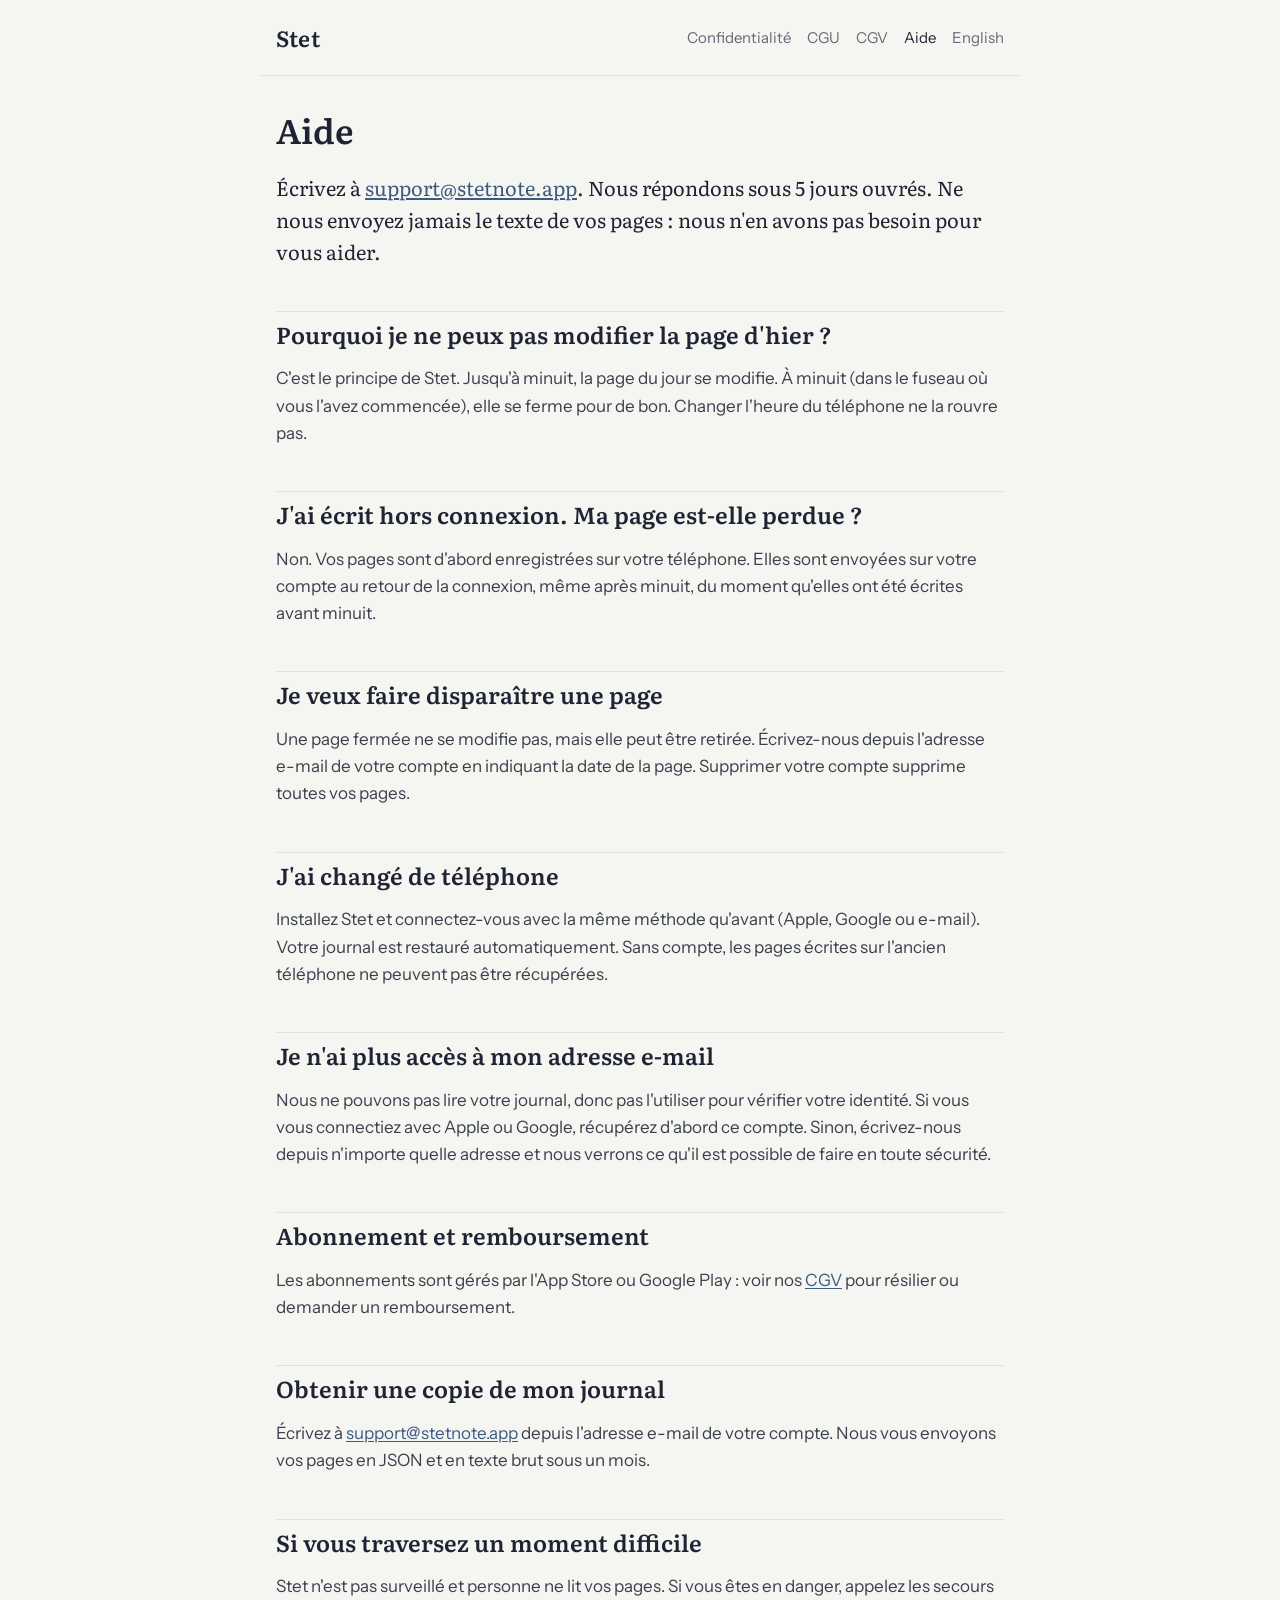
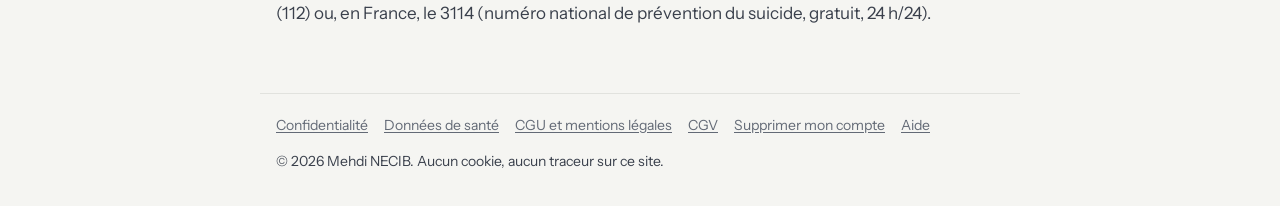
<file: fr/support/index.html>
<!doctype html>
<html lang="fr">
<head>
<meta charset="utf-8">
<meta name="viewport" content="width=device-width, initial-scale=1">
<title>Aide · Stet</title>
<meta name="description" content="Aide et contact pour l'application de journal Stet.">
<link rel="stylesheet" href="../../style.css">
<link rel="alternate" hreflang="en" href="../../support/">
<link rel="icon" href="../../favicon.svg" type="image/svg+xml">
</head>
<body>
<a class="skip" href="#content">Aller au contenu</a>
<header class="site">
  <a class="brand" href="../">Stet</a>
  <nav aria-label="Principal">
    <a href="../privacy/">Confidentialité</a>
    <a href="../terms/">CGU</a>
    <a href="../terms-of-sale/">CGV</a>
    <a href="../support/" aria-current="page">Aide</a>
    <a href="../../support/" lang="en" hreflang="en">English</a>
  </nav>
</header>

<main id="content">
<h1>Aide</h1>
<p class="lead">Écrivez à <a href="mailto:support@stetnote.app">support@stetnote.app</a>. Nous répondons sous 5 jours ouvrés. Ne nous envoyez jamais le texte de vos pages : nous n'en avons pas besoin pour vous aider.</p>

<h2>Pourquoi je ne peux pas modifier la page d'hier ?</h2>
<p>C'est le principe de Stet. Jusqu'à minuit, la page du jour se modifie. À minuit (dans le fuseau où vous l'avez commencée), elle se ferme pour de bon. Changer l'heure du téléphone ne la rouvre pas.</p>

<h2>J'ai écrit hors connexion. Ma page est-elle perdue ?</h2>
<p>Non. Vos pages sont d'abord enregistrées sur votre téléphone. Elles sont envoyées sur votre compte au retour de la connexion, même après minuit, du moment qu'elles ont été écrites avant minuit.</p>

<h2>Je veux faire disparaître une page</h2>
<p>Une page fermée ne se modifie pas, mais elle peut être retirée. Écrivez-nous depuis l'adresse e-mail de votre compte en indiquant la date de la page. Supprimer votre compte supprime toutes vos pages.</p>

<h2>J'ai changé de téléphone</h2>
<p>Installez Stet et connectez-vous avec la même méthode qu'avant (Apple, Google ou e-mail). Votre journal est restauré automatiquement. Sans compte, les pages écrites sur l'ancien téléphone ne peuvent pas être récupérées.</p>

<h2>Je n'ai plus accès à mon adresse e-mail</h2>
<p>Nous ne pouvons pas lire votre journal, donc pas l'utiliser pour vérifier votre identité. Si vous vous connectiez avec Apple ou Google, récupérez d'abord ce compte. Sinon, écrivez-nous depuis n'importe quelle adresse et nous verrons ce qu'il est possible de faire en toute sécurité.</p>

<h2>Abonnement et remboursement</h2>
<p>Les abonnements sont gérés par l'App Store ou Google Play : voir nos <a href="../terms-of-sale/#cancel">CGV</a> pour résilier ou demander un remboursement.</p>

<h2>Obtenir une copie de mon journal</h2>
<p>Écrivez à <a href="mailto:support@stetnote.app">support@stetnote.app</a> depuis l'adresse e-mail de votre compte. Nous vous envoyons vos pages en JSON et en texte brut sous un mois.</p>

<h2>Si vous traversez un moment difficile</h2>
<p>Stet n'est pas surveillé et personne ne lit vos pages. Si vous êtes en danger, appelez les secours (112) ou, en France, le 3114 (numéro national de prévention du suicide, gratuit, 24 h/24).</p>
</main>

<footer class="site">
  <nav aria-label="Informations légales">
    <a href="../privacy/">Confidentialité</a>
    <a href="../privacy/#health-data">Données de santé</a>
    <a href="../terms/">CGU et mentions légales</a>
    <a href="../terms-of-sale/">CGV</a>
    <a href="../delete-account/">Supprimer mon compte</a>
    <a href="../support/">Aide</a>
  </nav>
  <p>© 2026 Mehdi NECIB. Aucun cookie, aucun traceur sur ce site.</p>
</footer>
</body>
</html>
</file>
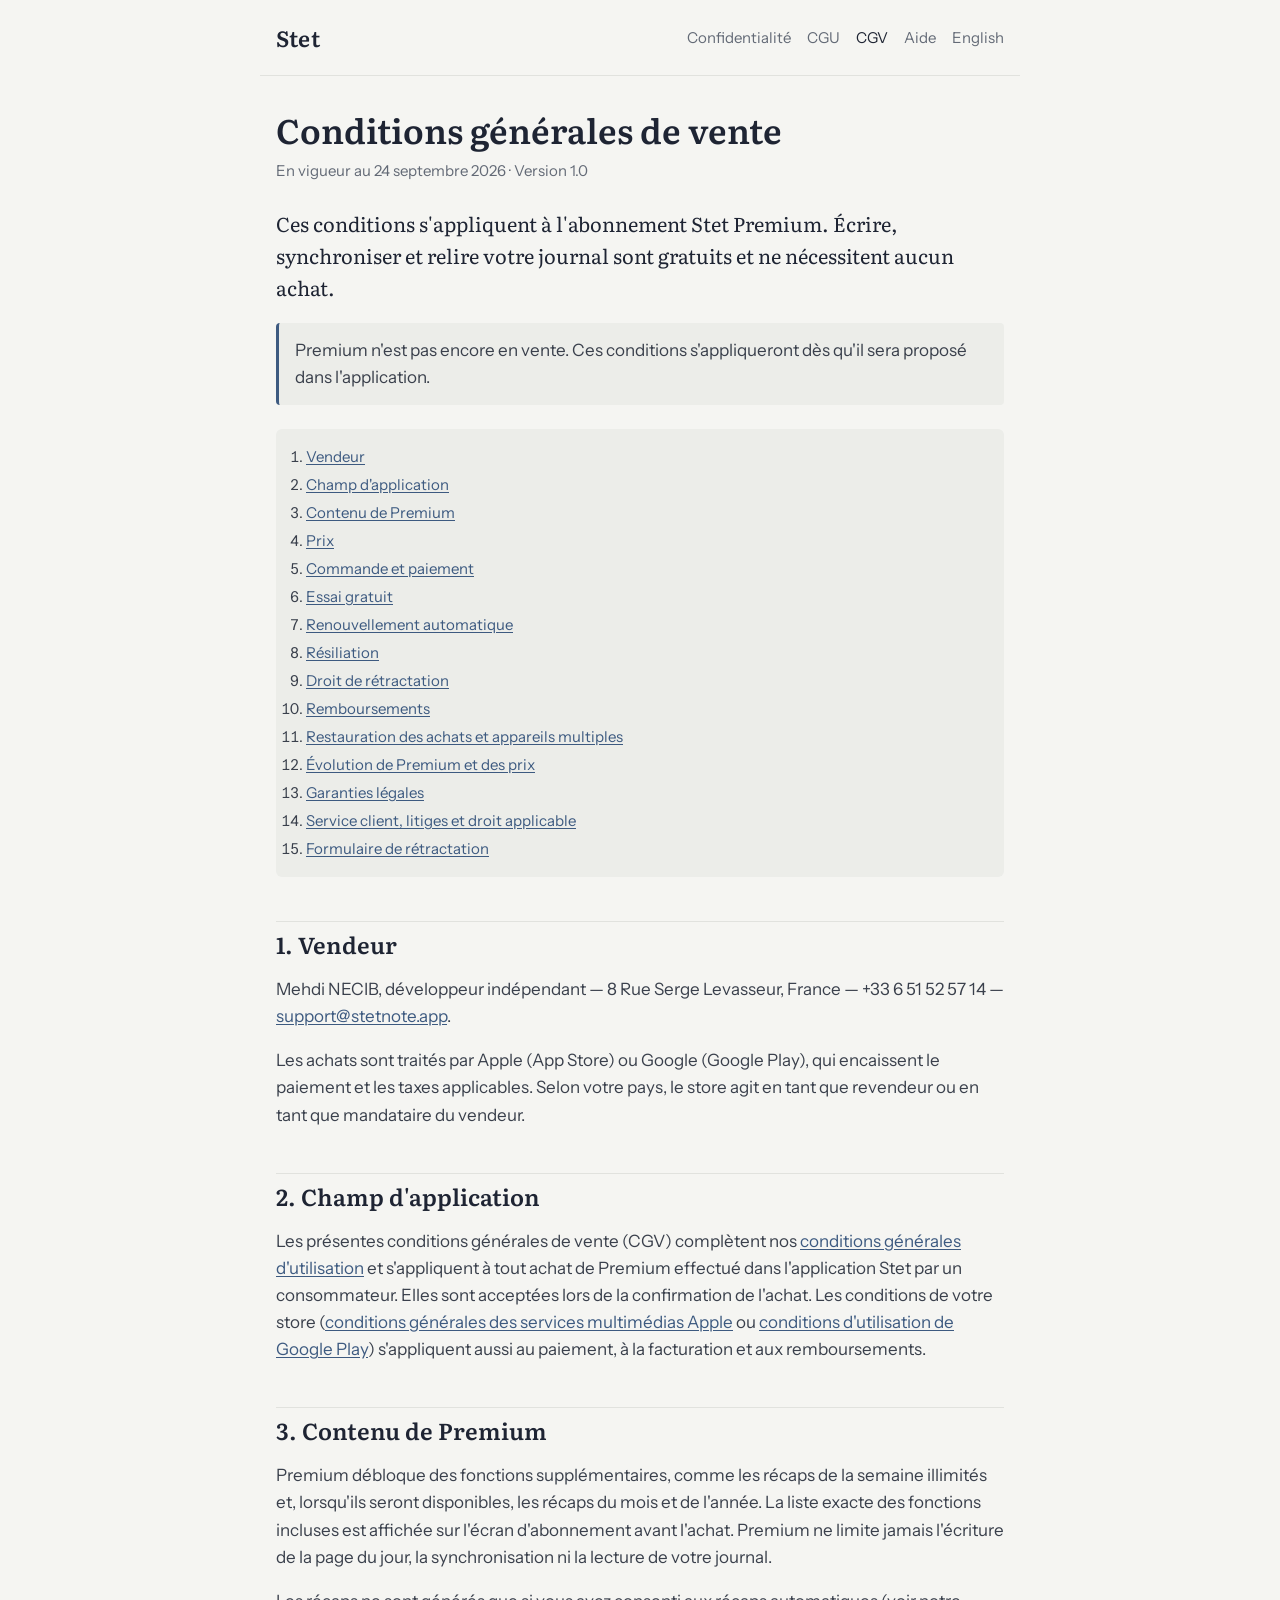
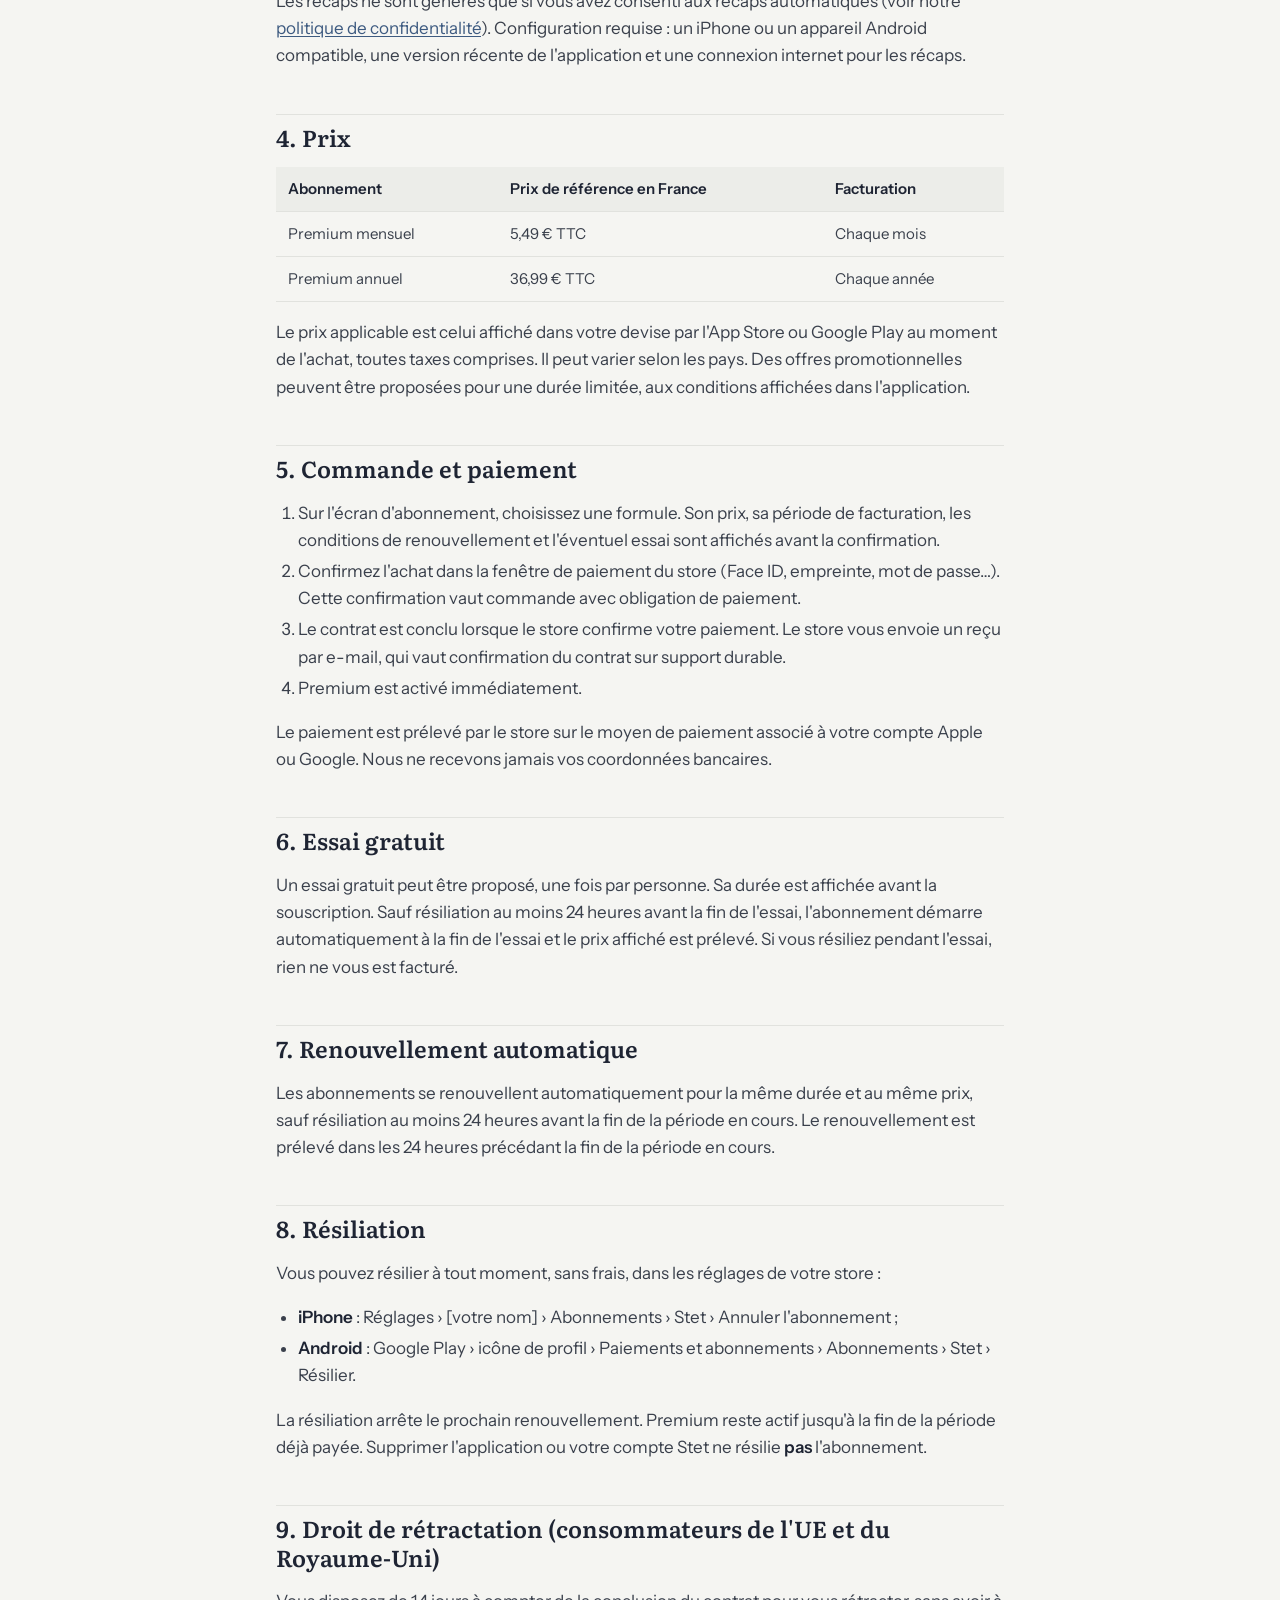
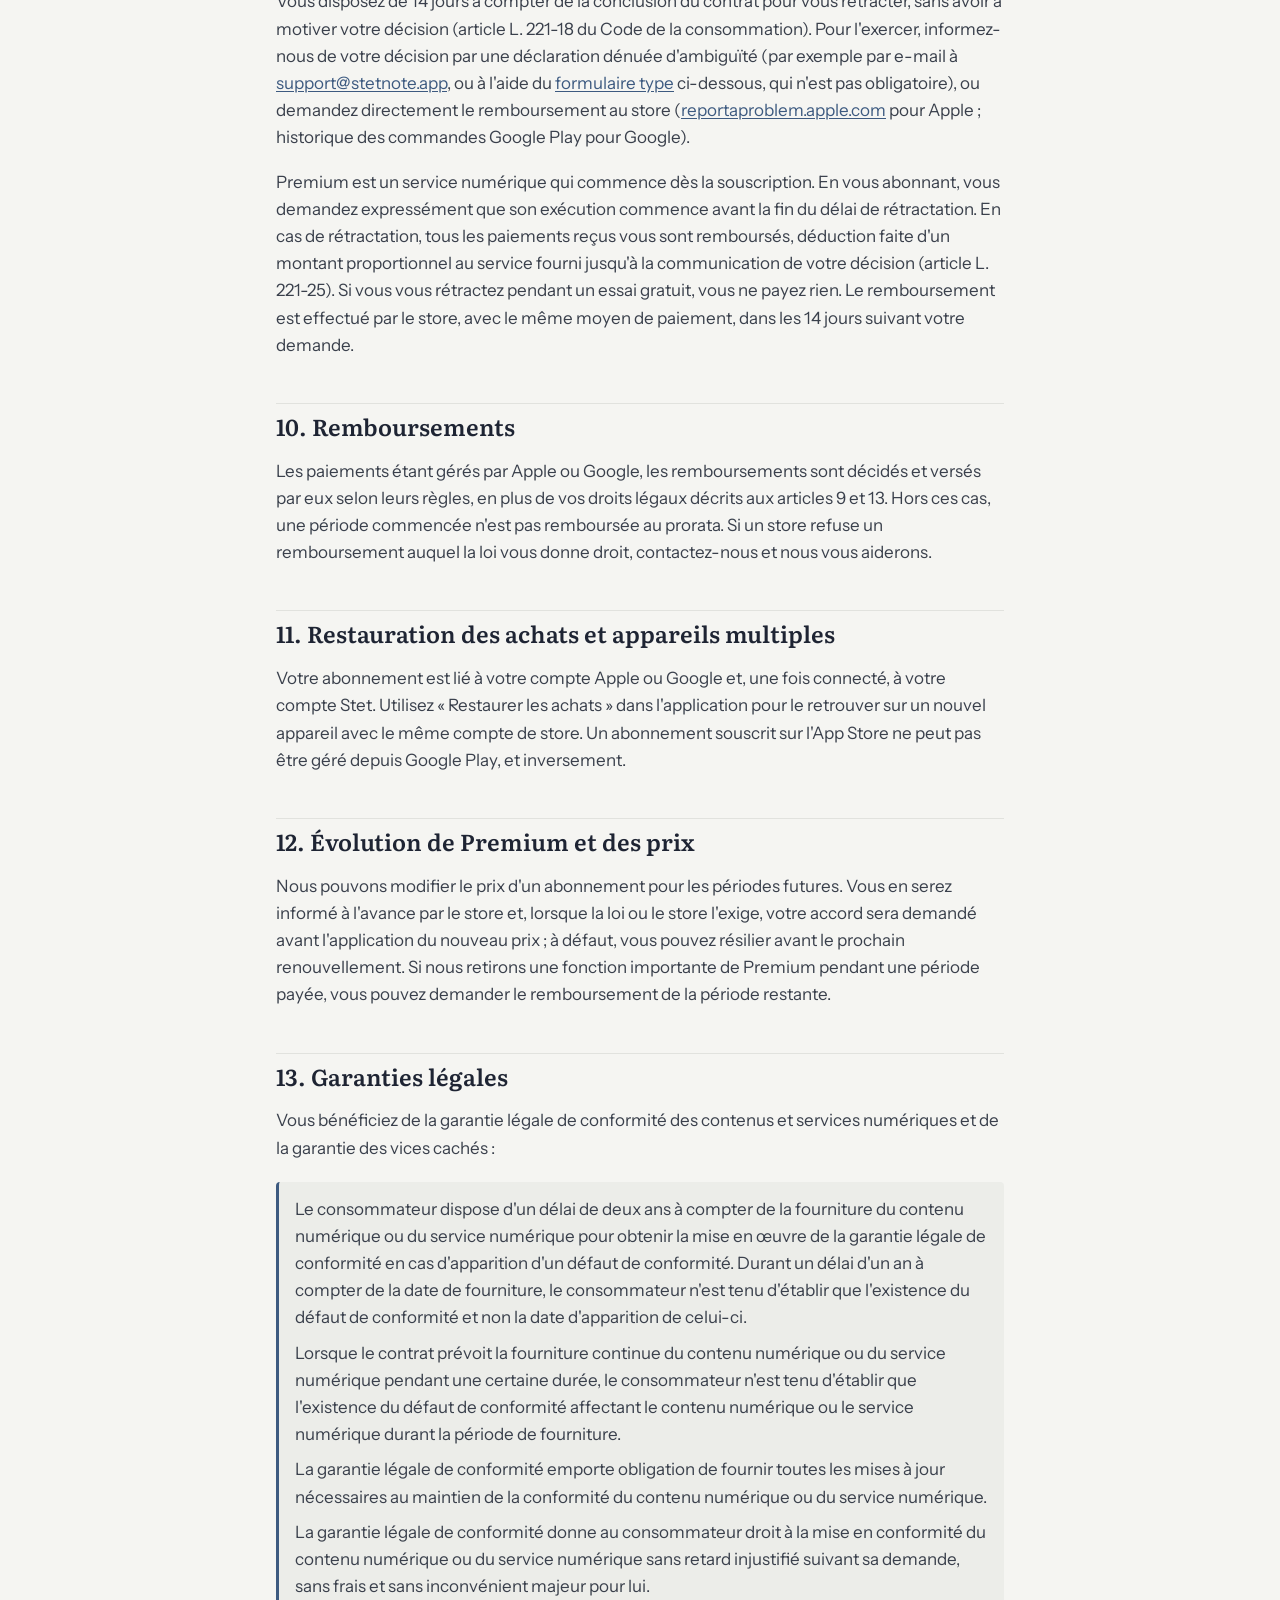
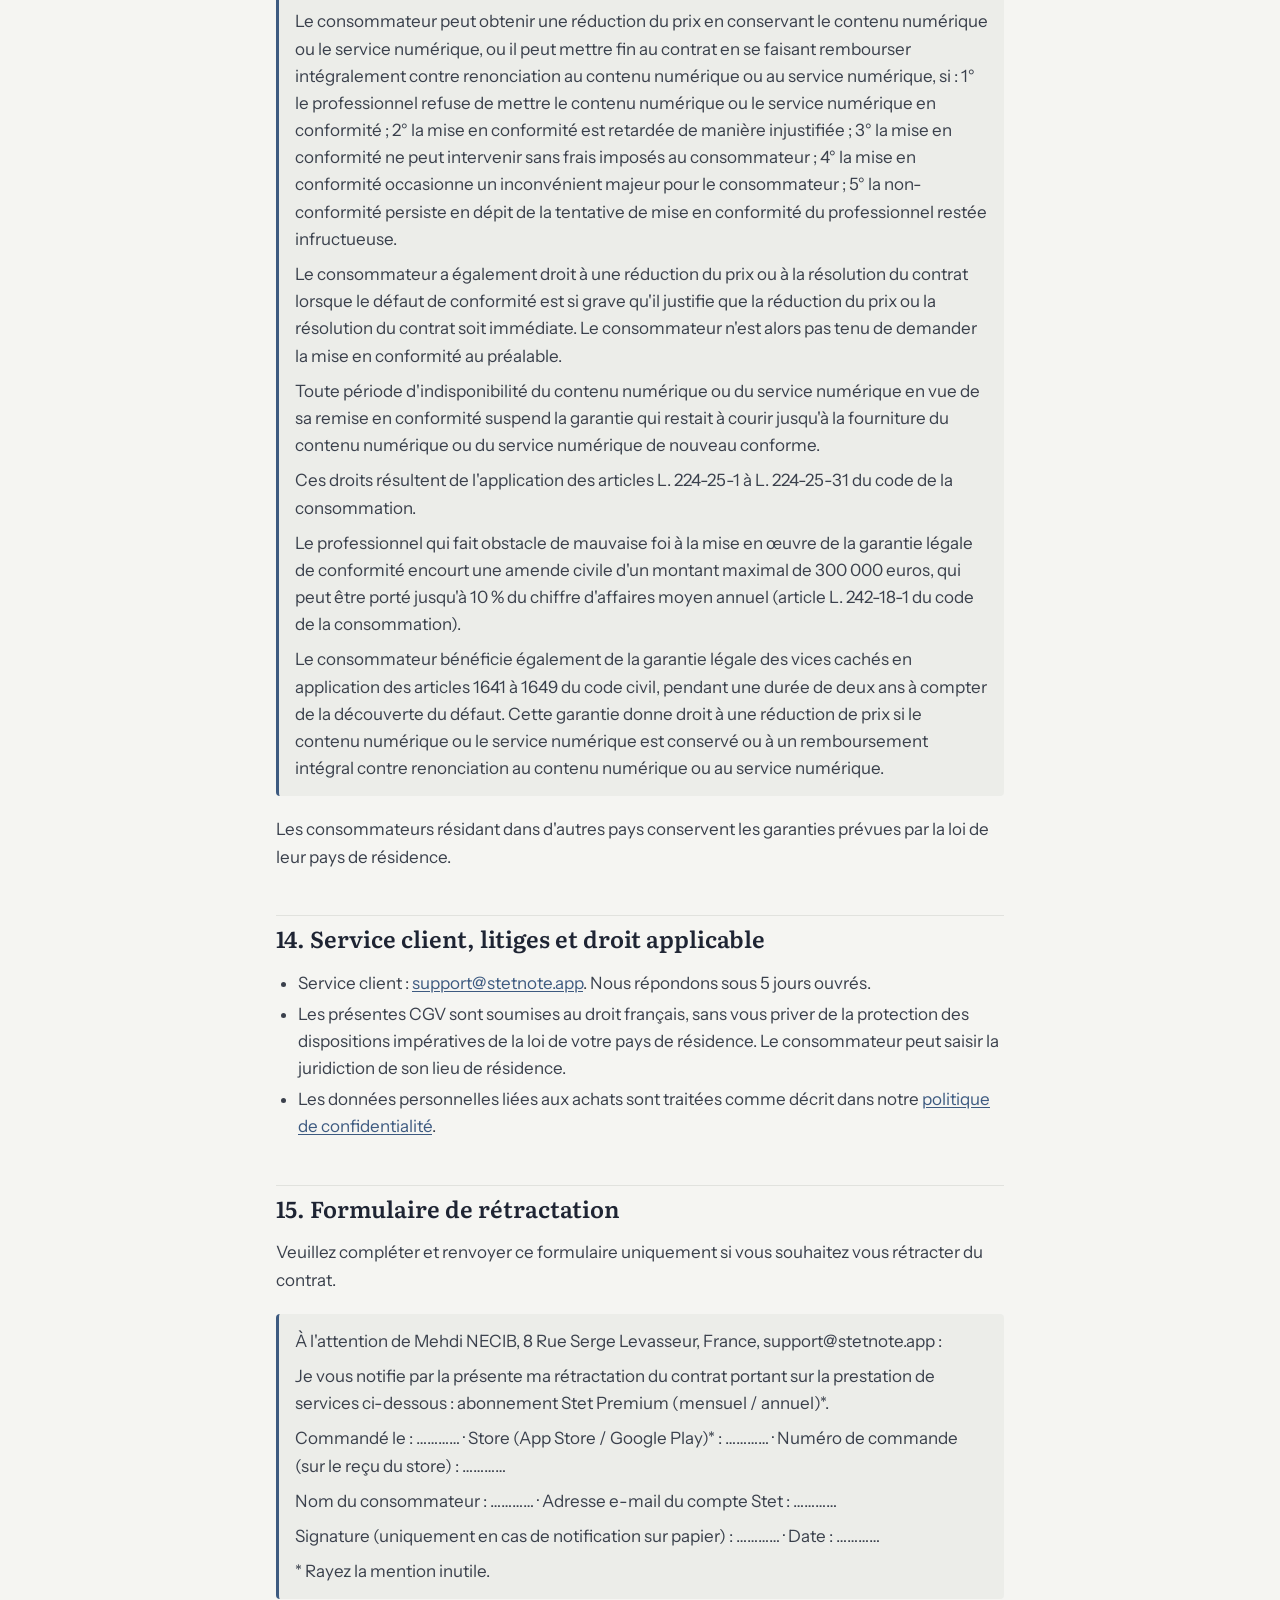
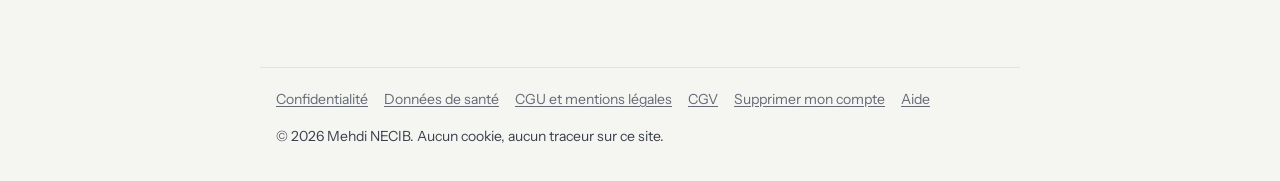
<file: fr/terms-of-sale/index.html>
<!doctype html>
<html lang="fr">
<head>
<meta charset="utf-8">
<meta name="viewport" content="width=device-width, initial-scale=1">
<title>Conditions générales de vente · Stet</title>
<meta name="description" content="Conditions générales de vente de l'abonnement Stet Premium : prix, renouvellement, résiliation, rétractation et garanties.">
<link rel="stylesheet" href="../../style.css">
<link rel="alternate" hreflang="en" href="../../terms-of-sale/">
<link rel="icon" href="../../favicon.svg" type="image/svg+xml">
</head>
<body>
<a class="skip" href="#content">Aller au contenu</a>
<header class="site">
  <a class="brand" href="../">Stet</a>
  <nav aria-label="Principal">
    <a href="../privacy/">Confidentialité</a>
    <a href="../terms/">CGU</a>
    <a href="../terms-of-sale/" aria-current="page">CGV</a>
    <a href="../support/">Aide</a>
    <a href="../../terms-of-sale/" lang="en" hreflang="en">English</a>
  </nav>
</header>

<main id="content">
<h1>Conditions générales de vente</h1>
<p class="meta">En vigueur au 24 septembre 2026 · Version 1.0</p>

<p class="lead">Ces conditions s'appliquent à l'abonnement Stet Premium. Écrire, synchroniser et relire votre journal sont gratuits et ne nécessitent aucun achat.</p>

<div class="note"><p>Premium n'est pas encore en vente. Ces conditions s'appliqueront dès qu'il sera proposé dans l'application.</p></div>

<nav class="toc" aria-label="Sommaire">
<ol>
  <li><a href="#seller">Vendeur</a></li>
  <li><a href="#scope">Champ d'application</a></li>
  <li><a href="#offer">Contenu de Premium</a></li>
  <li><a href="#prices">Prix</a></li>
  <li><a href="#order">Commande et paiement</a></li>
  <li><a href="#trial">Essai gratuit</a></li>
  <li><a href="#renewal">Renouvellement automatique</a></li>
  <li><a href="#cancel">Résiliation</a></li>
  <li><a href="#withdrawal">Droit de rétractation</a></li>
  <li><a href="#refunds">Remboursements</a></li>
  <li><a href="#restore">Restauration des achats et appareils multiples</a></li>
  <li><a href="#changes">Évolution de Premium et des prix</a></li>
  <li><a href="#guarantees">Garanties légales</a></li>
  <li><a href="#service">Service client, litiges et droit applicable</a></li>
  <li><a href="#form">Formulaire de rétractation</a></li>
</ol>
</nav>

<h2 id="seller">1. Vendeur</h2>
<p>Mehdi NECIB, développeur indépendant — 8 Rue Serge Levasseur, France — +33 6 51 52 57 14 — <a href="mailto:support@stetnote.app">support@stetnote.app</a>.</p>
<p>Les achats sont traités par Apple (App Store) ou Google (Google Play), qui encaissent le paiement et les taxes applicables. Selon votre pays, le store agit en tant que revendeur ou en tant que mandataire du vendeur.</p>

<h2 id="scope">2. Champ d'application</h2>
<p>Les présentes conditions générales de vente (CGV) complètent nos <a href="../terms/">conditions générales d'utilisation</a> et s'appliquent à tout achat de Premium effectué dans l'application Stet par un consommateur. Elles sont acceptées lors de la confirmation de l'achat. Les conditions de votre store (<a href="https://www.apple.com/fr/legal/internet-services/itunes/fr/terms.html">conditions générales des services multimédias Apple</a> ou <a href="https://play.google/intl/fr/play-terms/">conditions d'utilisation de Google Play</a>) s'appliquent aussi au paiement, à la facturation et aux remboursements.</p>

<h2 id="offer">3. Contenu de Premium</h2>
<p>Premium débloque des fonctions supplémentaires, comme les récaps de la semaine illimités et, lorsqu'ils seront disponibles, les récaps du mois et de l'année. La liste exacte des fonctions incluses est affichée sur l'écran d'abonnement avant l'achat. Premium ne limite jamais l'écriture de la page du jour, la synchronisation ni la lecture de votre journal.</p>
<p>Les récaps ne sont générés que si vous avez consenti aux récaps automatiques (voir notre <a href="../privacy/#recaps">politique de confidentialité</a>). Configuration requise : un iPhone ou un appareil Android compatible, une version récente de l'application et une connexion internet pour les récaps.</p>

<h2 id="prices">4. Prix</h2>
<div class="table-wrap">
<table>
<thead><tr><th>Abonnement</th><th>Prix de référence en France</th><th>Facturation</th></tr></thead>
<tbody>
<tr><td>Premium mensuel</td><td>5,49 € TTC</td><td>Chaque mois</td></tr>
<tr><td>Premium annuel</td><td>36,99 € TTC</td><td>Chaque année</td></tr>
</tbody>
</table>
</div>
<p>Le prix applicable est celui affiché dans votre devise par l'App Store ou Google Play au moment de l'achat, toutes taxes comprises. Il peut varier selon les pays. Des offres promotionnelles peuvent être proposées pour une durée limitée, aux conditions affichées dans l'application.</p>

<h2 id="order">5. Commande et paiement</h2>
<ol>
  <li>Sur l'écran d'abonnement, choisissez une formule. Son prix, sa période de facturation, les conditions de renouvellement et l'éventuel essai sont affichés avant la confirmation.</li>
  <li>Confirmez l'achat dans la fenêtre de paiement du store (Face ID, empreinte, mot de passe…). Cette confirmation vaut commande avec obligation de paiement.</li>
  <li>Le contrat est conclu lorsque le store confirme votre paiement. Le store vous envoie un reçu par e-mail, qui vaut confirmation du contrat sur support durable.</li>
  <li>Premium est activé immédiatement.</li>
</ol>
<p>Le paiement est prélevé par le store sur le moyen de paiement associé à votre compte Apple ou Google. Nous ne recevons jamais vos coordonnées bancaires.</p>

<h2 id="trial">6. Essai gratuit</h2>
<p>Un essai gratuit peut être proposé, une fois par personne. Sa durée est affichée avant la souscription. Sauf résiliation au moins 24 heures avant la fin de l'essai, l'abonnement démarre automatiquement à la fin de l'essai et le prix affiché est prélevé. Si vous résiliez pendant l'essai, rien ne vous est facturé.</p>

<h2 id="renewal">7. Renouvellement automatique</h2>
<p>Les abonnements se renouvellent automatiquement pour la même durée et au même prix, sauf résiliation au moins 24 heures avant la fin de la période en cours. Le renouvellement est prélevé dans les 24 heures précédant la fin de la période en cours.</p>

<h2 id="cancel">8. Résiliation</h2>
<p>Vous pouvez résilier à tout moment, sans frais, dans les réglages de votre store :</p>
<ul>
  <li><strong>iPhone</strong> : Réglages › [votre nom] › Abonnements › Stet › Annuler l'abonnement ;</li>
  <li><strong>Android</strong> : Google Play › icône de profil › Paiements et abonnements › Abonnements › Stet › Résilier.</li>
</ul>
<p>La résiliation arrête le prochain renouvellement. Premium reste actif jusqu'à la fin de la période déjà payée. Supprimer l'application ou votre compte Stet ne résilie <strong>pas</strong> l'abonnement.</p>

<h2 id="withdrawal">9. Droit de rétractation (consommateurs de l'UE et du Royaume-Uni)</h2>
<p>Vous disposez de 14 jours à compter de la conclusion du contrat pour vous rétracter, sans avoir à motiver votre décision (article L. 221-18 du Code de la consommation). Pour l'exercer, informez-nous de votre décision par une déclaration dénuée d'ambiguïté (par exemple par e-mail à <a href="mailto:support@stetnote.app">support@stetnote.app</a>, ou à l'aide du <a href="#form">formulaire type</a> ci-dessous, qui n'est pas obligatoire), ou demandez directement le remboursement au store (<a href="https://reportaproblem.apple.com">reportaproblem.apple.com</a> pour Apple ; historique des commandes Google Play pour Google).</p>
<p>Premium est un service numérique qui commence dès la souscription. En vous abonnant, vous demandez expressément que son exécution commence avant la fin du délai de rétractation. En cas de rétractation, tous les paiements reçus vous sont remboursés, déduction faite d'un montant proportionnel au service fourni jusqu'à la communication de votre décision (article L. 221-25). Si vous vous rétractez pendant un essai gratuit, vous ne payez rien. Le remboursement est effectué par le store, avec le même moyen de paiement, dans les 14 jours suivant votre demande.</p>

<h2 id="refunds">10. Remboursements</h2>
<p>Les paiements étant gérés par Apple ou Google, les remboursements sont décidés et versés par eux selon leurs règles, en plus de vos droits légaux décrits aux articles 9 et 13. Hors ces cas, une période commencée n'est pas remboursée au prorata. Si un store refuse un remboursement auquel la loi vous donne droit, contactez-nous et nous vous aiderons.</p>

<h2 id="restore">11. Restauration des achats et appareils multiples</h2>
<p>Votre abonnement est lié à votre compte Apple ou Google et, une fois connecté, à votre compte Stet. Utilisez « Restaurer les achats » dans l'application pour le retrouver sur un nouvel appareil avec le même compte de store. Un abonnement souscrit sur l'App Store ne peut pas être géré depuis Google Play, et inversement.</p>

<h2 id="changes">12. Évolution de Premium et des prix</h2>
<p>Nous pouvons modifier le prix d'un abonnement pour les périodes futures. Vous en serez informé à l'avance par le store et, lorsque la loi ou le store l'exige, votre accord sera demandé avant l'application du nouveau prix ; à défaut, vous pouvez résilier avant le prochain renouvellement. Si nous retirons une fonction importante de Premium pendant une période payée, vous pouvez demander le remboursement de la période restante.</p>

<h2 id="guarantees">13. Garanties légales</h2>
<p>Vous bénéficiez de la garantie légale de conformité des contenus et services numériques et de la garantie des vices cachés :</p>
<div class="note">
<p>Le consommateur dispose d'un délai de deux ans à compter de la fourniture du contenu numérique ou du service numérique pour obtenir la mise en œuvre de la garantie légale de conformité en cas d'apparition d'un défaut de conformité. Durant un délai d'un an à compter de la date de fourniture, le consommateur n'est tenu d'établir que l'existence du défaut de conformité et non la date d'apparition de celui-ci.</p>
<p>Lorsque le contrat prévoit la fourniture continue du contenu numérique ou du service numérique pendant une certaine durée, le consommateur n'est tenu d'établir que l'existence du défaut de conformité affectant le contenu numérique ou le service numérique durant la période de fourniture.</p>
<p>La garantie légale de conformité emporte obligation de fournir toutes les mises à jour nécessaires au maintien de la conformité du contenu numérique ou du service numérique.</p>
<p>La garantie légale de conformité donne au consommateur droit à la mise en conformité du contenu numérique ou du service numérique sans retard injustifié suivant sa demande, sans frais et sans inconvénient majeur pour lui.</p>
<p>Le consommateur peut obtenir une réduction du prix en conservant le contenu numérique ou le service numérique, ou il peut mettre fin au contrat en se faisant rembourser intégralement contre renonciation au contenu numérique ou au service numérique, si : 1° le professionnel refuse de mettre le contenu numérique ou le service numérique en conformité ; 2° la mise en conformité est retardée de manière injustifiée ; 3° la mise en conformité ne peut intervenir sans frais imposés au consommateur ; 4° la mise en conformité occasionne un inconvénient majeur pour le consommateur ; 5° la non-conformité persiste en dépit de la tentative de mise en conformité du professionnel restée infructueuse.</p>
<p>Le consommateur a également droit à une réduction du prix ou à la résolution du contrat lorsque le défaut de conformité est si grave qu'il justifie que la réduction du prix ou la résolution du contrat soit immédiate. Le consommateur n'est alors pas tenu de demander la mise en conformité au préalable.</p>
<p>Toute période d'indisponibilité du contenu numérique ou du service numérique en vue de sa remise en conformité suspend la garantie qui restait à courir jusqu'à la fourniture du contenu numérique ou du service numérique de nouveau conforme.</p>
<p>Ces droits résultent de l'application des articles L. 224-25-1 à L. 224-25-31 du code de la consommation.</p>
<p>Le professionnel qui fait obstacle de mauvaise foi à la mise en œuvre de la garantie légale de conformité encourt une amende civile d'un montant maximal de 300 000 euros, qui peut être porté jusqu'à 10 % du chiffre d'affaires moyen annuel (article L. 242-18-1 du code de la consommation).</p>
<p>Le consommateur bénéficie également de la garantie légale des vices cachés en application des articles 1641 à 1649 du code civil, pendant une durée de deux ans à compter de la découverte du défaut. Cette garantie donne droit à une réduction de prix si le contenu numérique ou le service numérique est conservé ou à un remboursement intégral contre renonciation au contenu numérique ou au service numérique.</p>
</div>
<p>Les consommateurs résidant dans d'autres pays conservent les garanties prévues par la loi de leur pays de résidence.</p>

<h2 id="service">14. Service client, litiges et droit applicable</h2>
<ul>
  <li>Service client : <a href="mailto:support@stetnote.app">support@stetnote.app</a>. Nous répondons sous 5 jours ouvrés.</li>
  <li>Les présentes CGV sont soumises au droit français, sans vous priver de la protection des dispositions impératives de la loi de votre pays de résidence. Le consommateur peut saisir la juridiction de son lieu de résidence.</li>
  <li>Les données personnelles liées aux achats sont traitées comme décrit dans notre <a href="../privacy/">politique de confidentialité</a>.</li>
</ul>

<h2 id="form">15. Formulaire de rétractation</h2>
<p>Veuillez compléter et renvoyer ce formulaire uniquement si vous souhaitez vous rétracter du contrat.</p>
<div class="note">
<p>À l'attention de Mehdi NECIB, 8 Rue Serge Levasseur, France, support@stetnote.app :</p>
<p>Je vous notifie par la présente ma rétractation du contrat portant sur la prestation de services ci-dessous : abonnement Stet Premium (mensuel / annuel)*.</p>
<p>Commandé le : ………… · Store (App Store / Google Play)* : ………… · Numéro de commande (sur le reçu du store) : …………</p>
<p>Nom du consommateur : ………… · Adresse e-mail du compte Stet : …………</p>
<p>Signature (uniquement en cas de notification sur papier) : ………… · Date : …………</p>
<p>* Rayez la mention inutile.</p>
</div>
</main>

<footer class="site">
  <nav aria-label="Informations légales">
    <a href="../privacy/">Confidentialité</a>
    <a href="../privacy/#health-data">Données de santé</a>
    <a href="../terms/">CGU et mentions légales</a>
    <a href="../terms-of-sale/">CGV</a>
    <a href="../delete-account/">Supprimer mon compte</a>
    <a href="../support/">Aide</a>
  </nav>
  <p>© 2026 Mehdi NECIB. Aucun cookie, aucun traceur sur ce site.</p>
</footer>
</body>
</html>
</file>
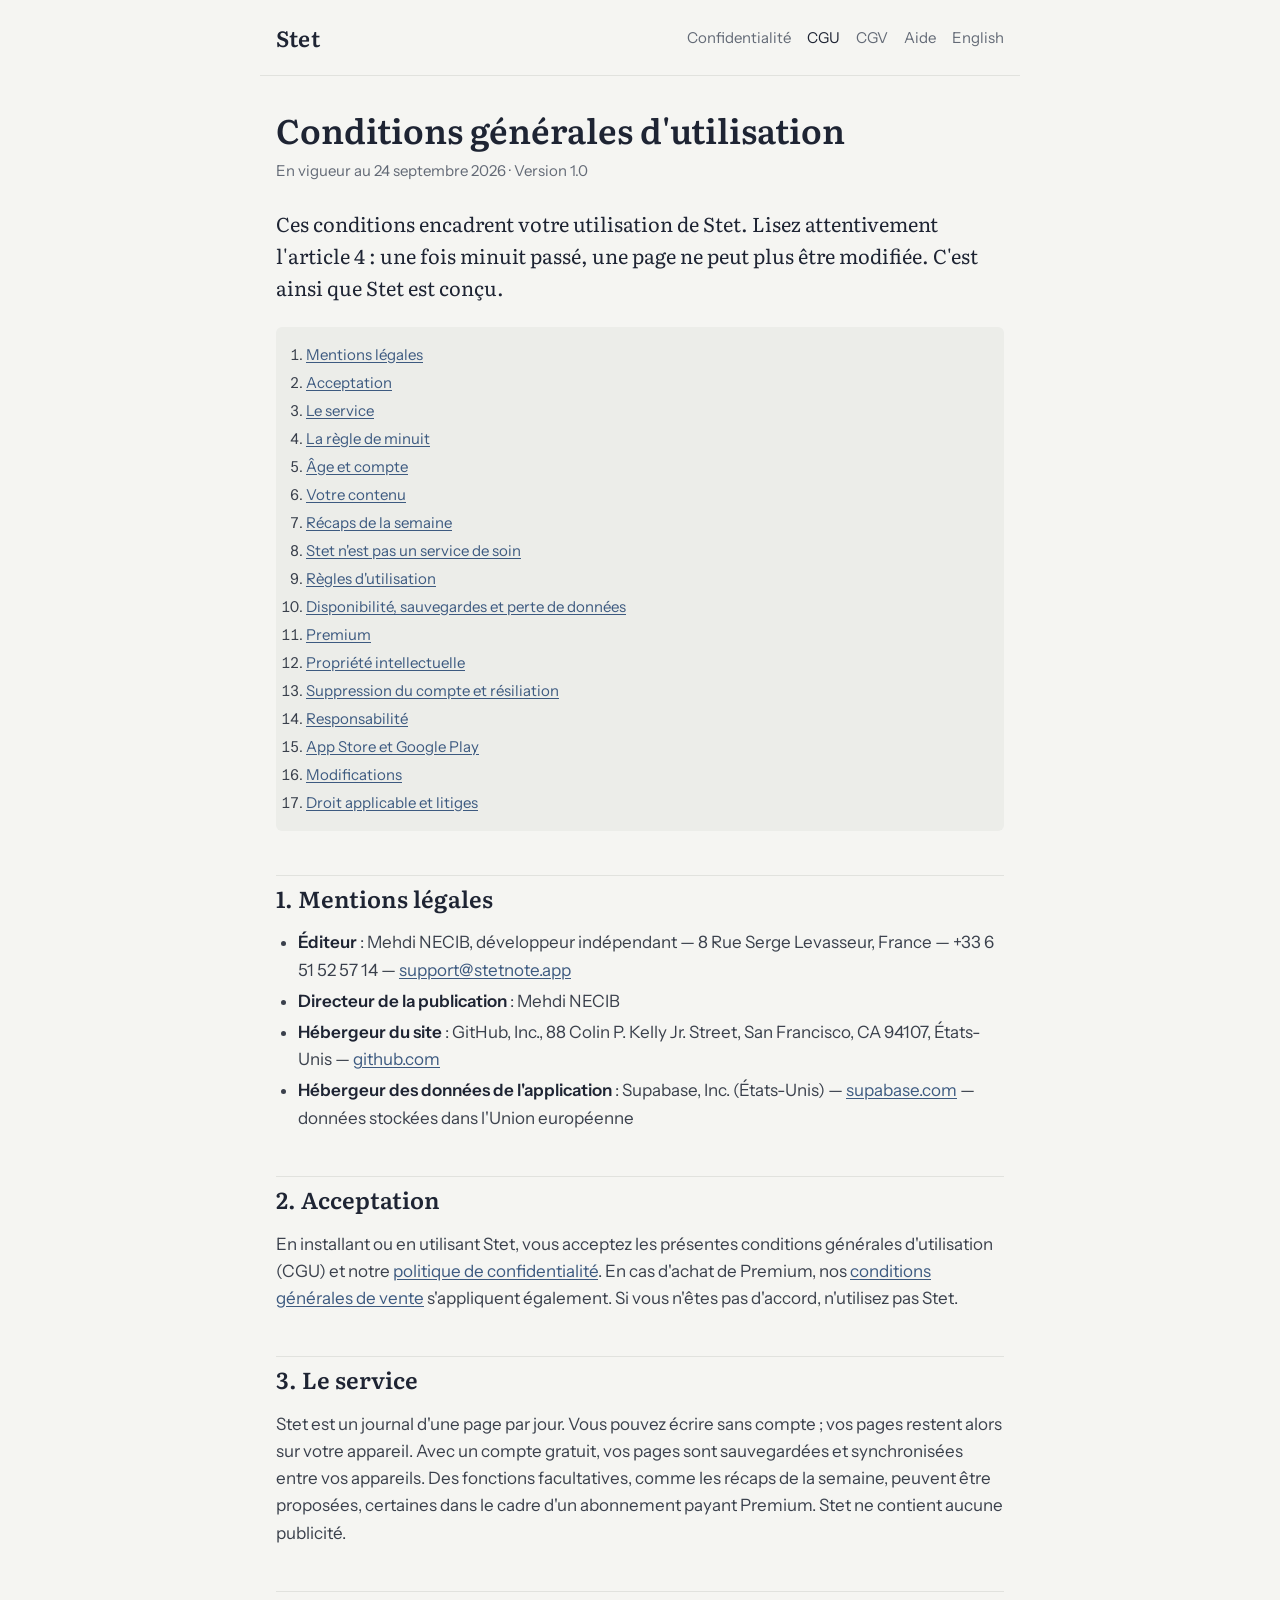
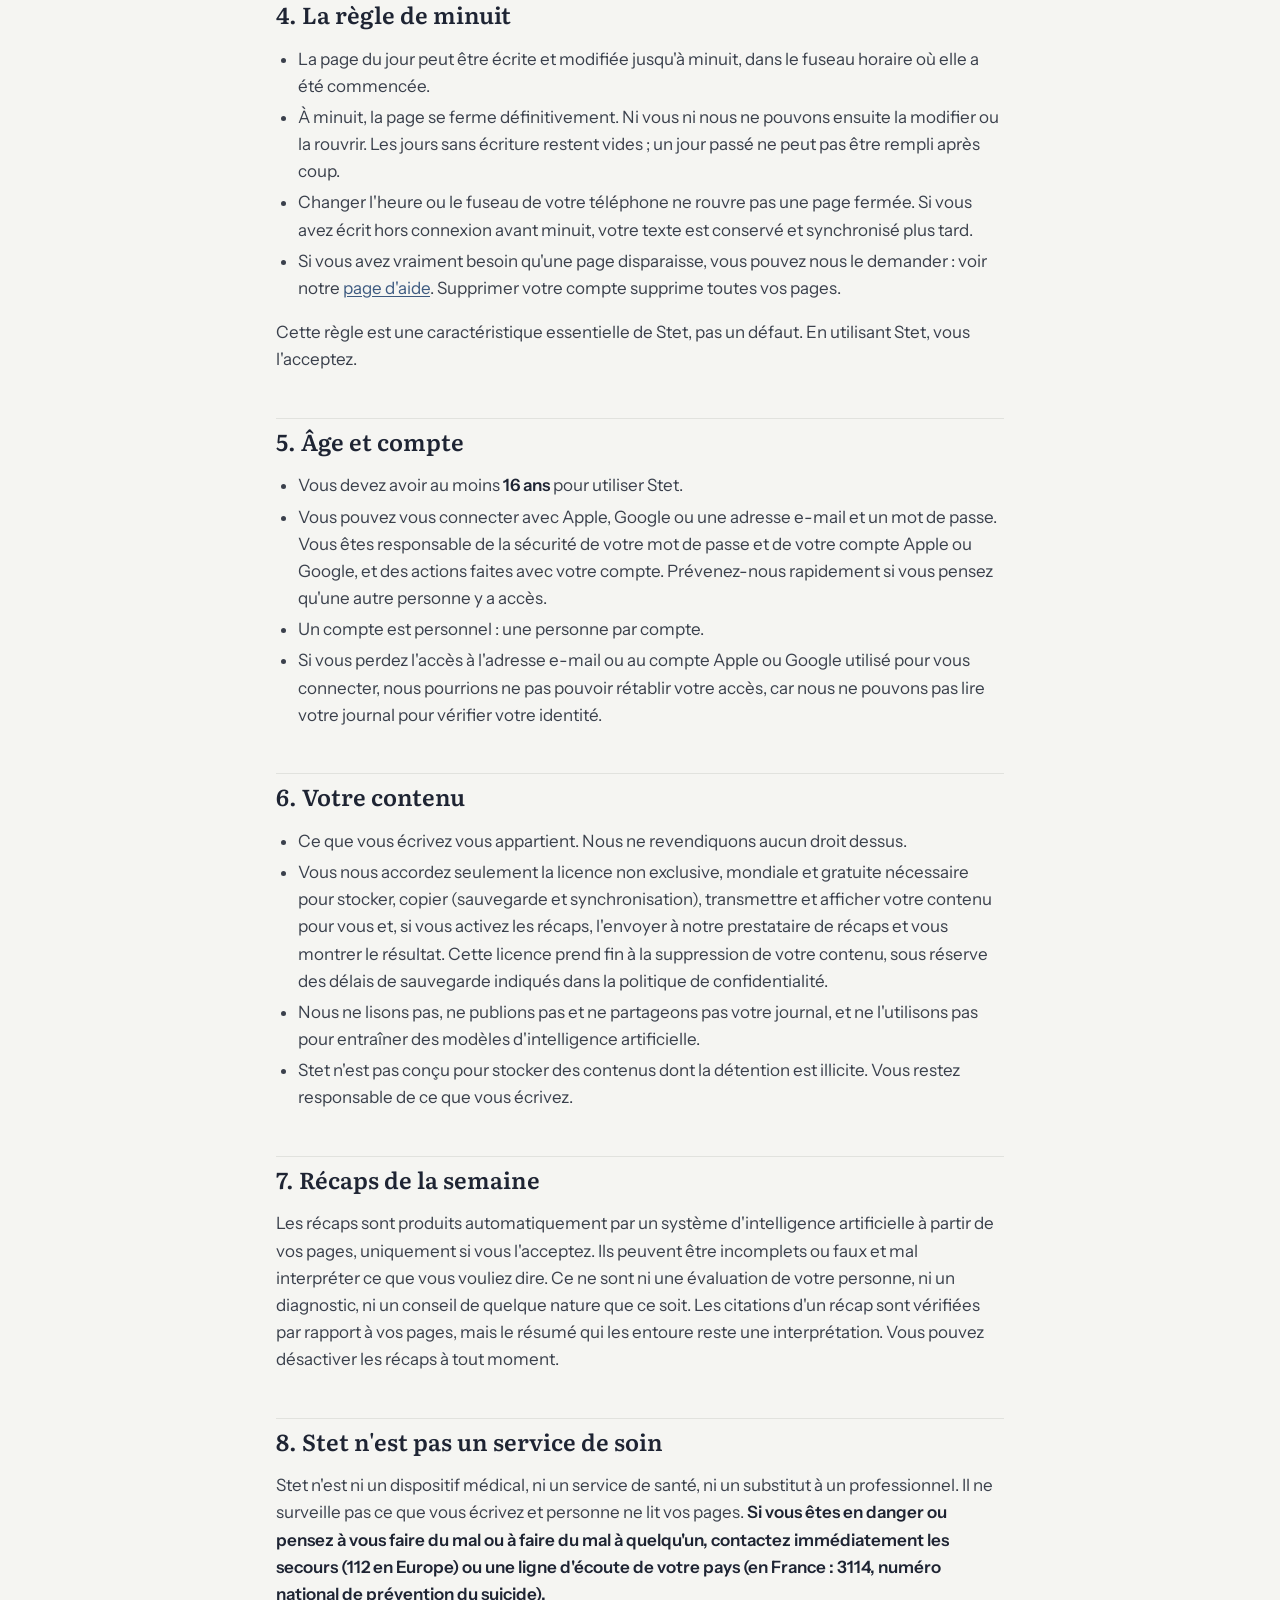
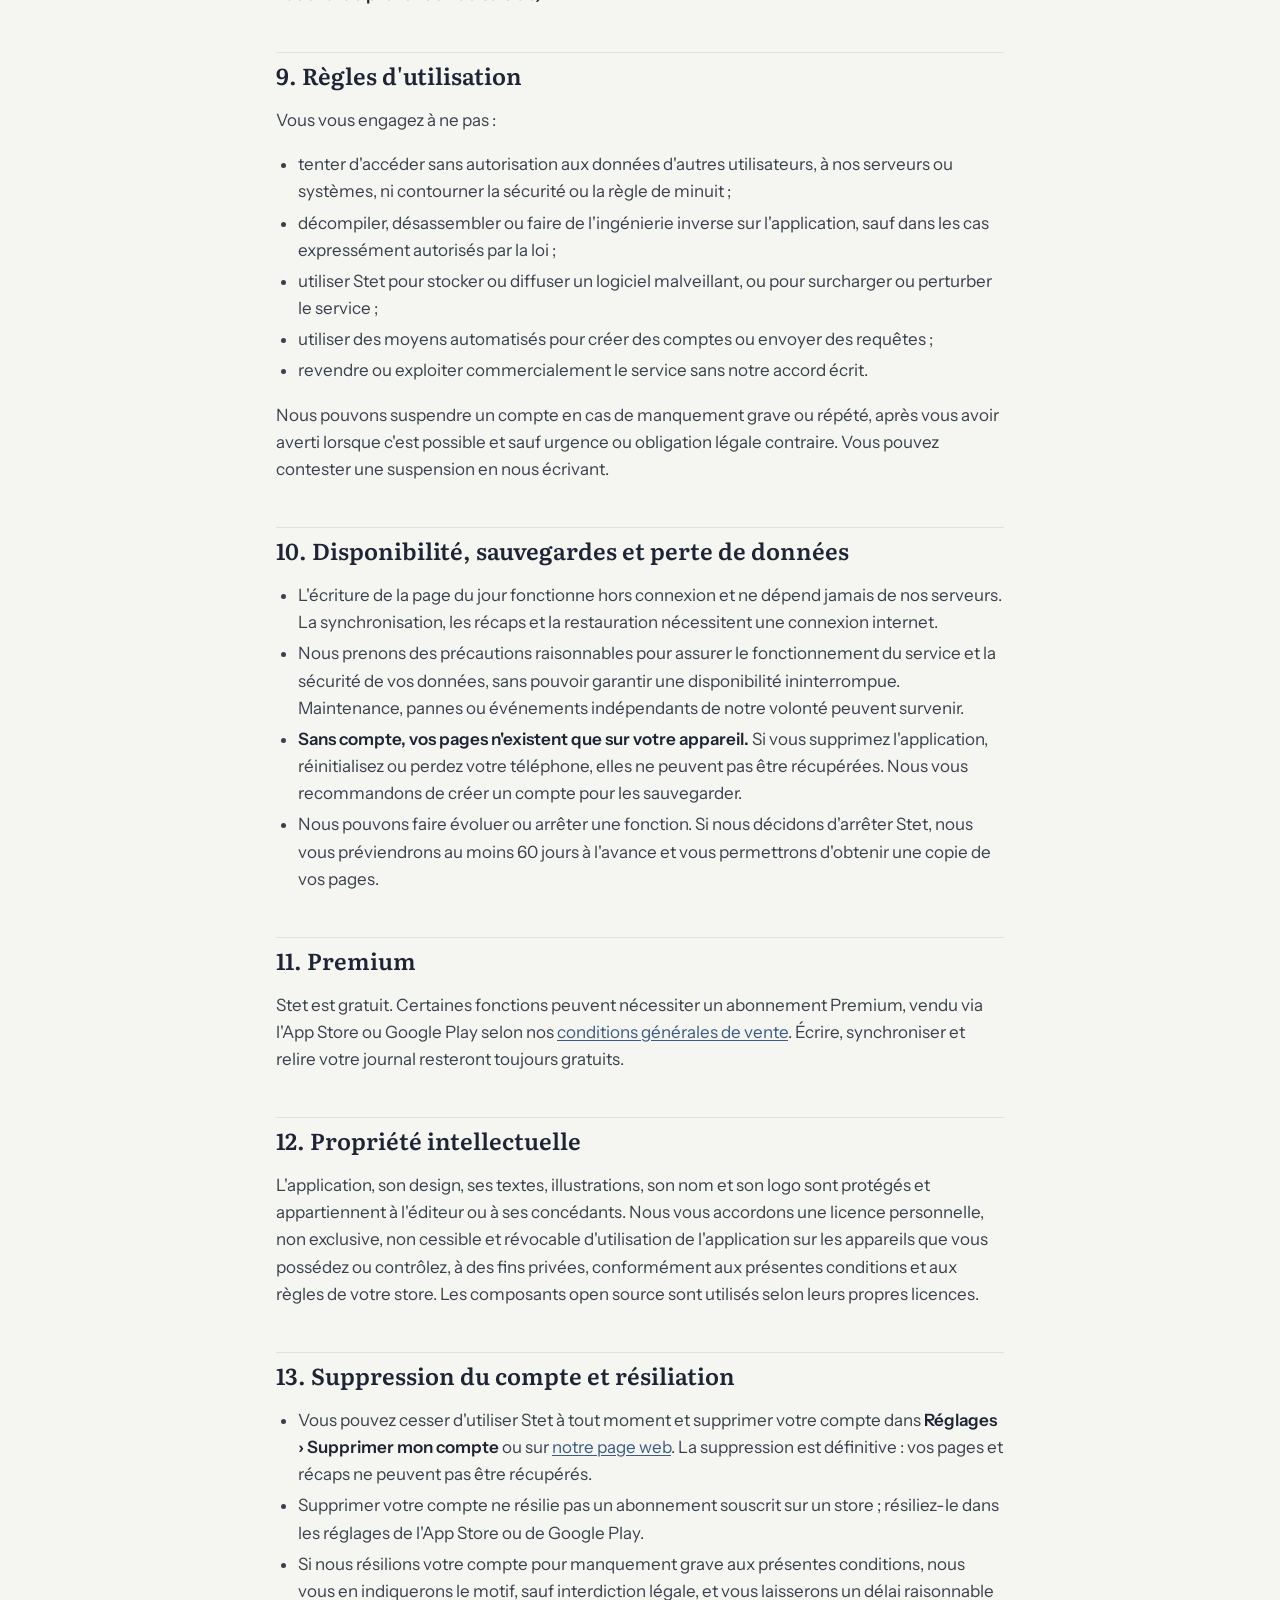
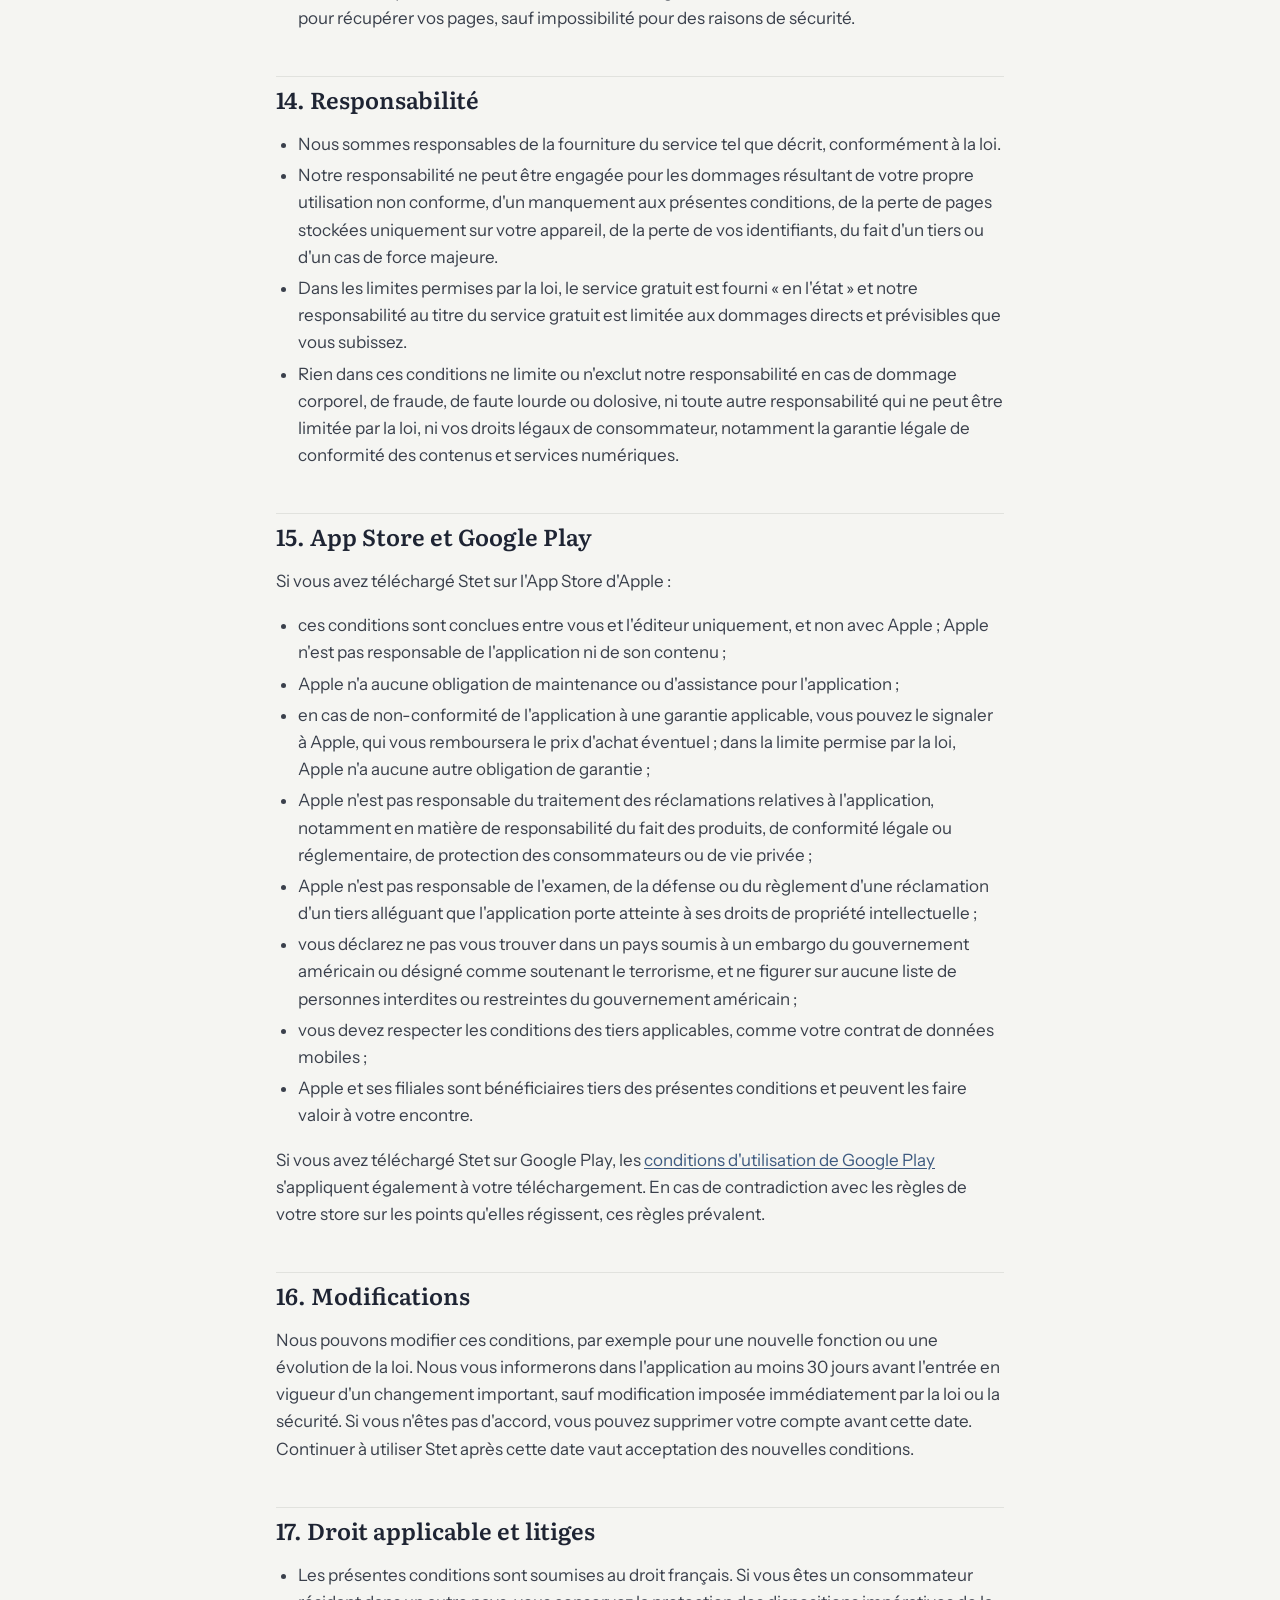
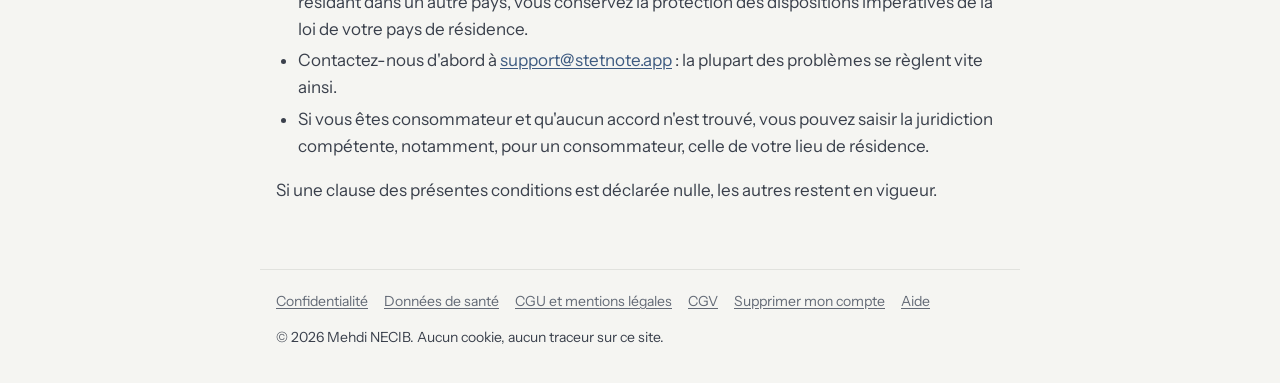
<file: fr/terms/index.html>
<!doctype html>
<html lang="fr">
<head>
<meta charset="utf-8">
<meta name="viewport" content="width=device-width, initial-scale=1">
<title>Conditions générales d'utilisation · Stet</title>
<meta name="description" content="Conditions générales d'utilisation et mentions légales de l'application de journal Stet, dont la règle de minuit.">
<link rel="stylesheet" href="../../style.css">
<link rel="alternate" hreflang="en" href="../../terms/">
<link rel="icon" href="../../favicon.svg" type="image/svg+xml">
</head>
<body>
<a class="skip" href="#content">Aller au contenu</a>
<header class="site">
  <a class="brand" href="../">Stet</a>
  <nav aria-label="Principal">
    <a href="../privacy/">Confidentialité</a>
    <a href="../terms/" aria-current="page">CGU</a>
    <a href="../terms-of-sale/">CGV</a>
    <a href="../support/">Aide</a>
    <a href="../../terms/" lang="en" hreflang="en">English</a>
  </nav>
</header>

<main id="content">
<h1>Conditions générales d'utilisation</h1>
<p class="meta">En vigueur au 24 septembre 2026 · Version 1.0</p>

<p class="lead">Ces conditions encadrent votre utilisation de Stet. Lisez attentivement l'article 4 : une fois minuit passé, une page ne peut plus être modifiée. C'est ainsi que Stet est conçu.</p>

<nav class="toc" aria-label="Sommaire">
<ol>
  <li><a href="#publisher">Mentions légales</a></li>
  <li><a href="#acceptance">Acceptation</a></li>
  <li><a href="#service">Le service</a></li>
  <li><a href="#midnight">La règle de minuit</a></li>
  <li><a href="#eligibility">Âge et compte</a></li>
  <li><a href="#content">Votre contenu</a></li>
  <li><a href="#recaps">Récaps de la semaine</a></li>
  <li><a href="#not-care">Stet n'est pas un service de soin</a></li>
  <li><a href="#use">Règles d'utilisation</a></li>
  <li><a href="#availability">Disponibilité, sauvegardes et perte de données</a></li>
  <li><a href="#premium">Premium</a></li>
  <li><a href="#ip">Propriété intellectuelle</a></li>
  <li><a href="#termination">Suppression du compte et résiliation</a></li>
  <li><a href="#liability">Responsabilité</a></li>
  <li><a href="#stores">App Store et Google Play</a></li>
  <li><a href="#changes">Modifications</a></li>
  <li><a href="#law">Droit applicable et litiges</a></li>
</ol>
</nav>

<h2 id="publisher">1. Mentions légales</h2>
<ul>
  <li><strong>Éditeur</strong> : Mehdi NECIB, développeur indépendant — 8 Rue Serge Levasseur, France — +33 6 51 52 57 14 — <a href="mailto:support@stetnote.app">support@stetnote.app</a></li>
  <li><strong>Directeur de la publication</strong> : Mehdi NECIB</li>
  <li><strong>Hébergeur du site</strong> : GitHub, Inc., 88 Colin P. Kelly Jr. Street, San Francisco, CA 94107, États-Unis — <a href="https://github.com">github.com</a></li>
  <li><strong>Hébergeur des données de l'application</strong> : Supabase, Inc. (États-Unis) — <a href="https://supabase.com">supabase.com</a> — données stockées dans l'Union européenne</li>
</ul>

<h2 id="acceptance">2. Acceptation</h2>
<p>En installant ou en utilisant Stet, vous acceptez les présentes conditions générales d'utilisation (CGU) et notre <a href="../privacy/">politique de confidentialité</a>. En cas d'achat de Premium, nos <a href="../terms-of-sale/">conditions générales de vente</a> s'appliquent également. Si vous n'êtes pas d'accord, n'utilisez pas Stet.</p>

<h2 id="service">3. Le service</h2>
<p>Stet est un journal d'une page par jour. Vous pouvez écrire sans compte ; vos pages restent alors sur votre appareil. Avec un compte gratuit, vos pages sont sauvegardées et synchronisées entre vos appareils. Des fonctions facultatives, comme les récaps de la semaine, peuvent être proposées, certaines dans le cadre d'un abonnement payant Premium. Stet ne contient aucune publicité.</p>

<h2 id="midnight">4. La règle de minuit</h2>
<ul>
  <li>La page du jour peut être écrite et modifiée jusqu'à minuit, dans le fuseau horaire où elle a été commencée.</li>
  <li>À minuit, la page se ferme définitivement. Ni vous ni nous ne pouvons ensuite la modifier ou la rouvrir. Les jours sans écriture restent vides ; un jour passé ne peut pas être rempli après coup.</li>
  <li>Changer l'heure ou le fuseau de votre téléphone ne rouvre pas une page fermée. Si vous avez écrit hors connexion avant minuit, votre texte est conservé et synchronisé plus tard.</li>
  <li>Si vous avez vraiment besoin qu'une page disparaisse, vous pouvez nous le demander : voir notre <a href="../support/">page d'aide</a>. Supprimer votre compte supprime toutes vos pages.</li>
</ul>
<p>Cette règle est une caractéristique essentielle de Stet, pas un défaut. En utilisant Stet, vous l'acceptez.</p>

<h2 id="eligibility">5. Âge et compte</h2>
<ul>
  <li>Vous devez avoir au moins <strong>16 ans</strong> pour utiliser Stet.</li>
  <li>Vous pouvez vous connecter avec Apple, Google ou une adresse e-mail et un mot de passe. Vous êtes responsable de la sécurité de votre mot de passe et de votre compte Apple ou Google, et des actions faites avec votre compte. Prévenez-nous rapidement si vous pensez qu'une autre personne y a accès.</li>
  <li>Un compte est personnel : une personne par compte.</li>
  <li>Si vous perdez l'accès à l'adresse e-mail ou au compte Apple ou Google utilisé pour vous connecter, nous pourrions ne pas pouvoir rétablir votre accès, car nous ne pouvons pas lire votre journal pour vérifier votre identité.</li>
</ul>

<h2 id="content">6. Votre contenu</h2>
<ul>
  <li>Ce que vous écrivez vous appartient. Nous ne revendiquons aucun droit dessus.</li>
  <li>Vous nous accordez seulement la licence non exclusive, mondiale et gratuite nécessaire pour stocker, copier (sauvegarde et synchronisation), transmettre et afficher votre contenu pour vous et, si vous activez les récaps, l'envoyer à notre prestataire de récaps et vous montrer le résultat. Cette licence prend fin à la suppression de votre contenu, sous réserve des délais de sauvegarde indiqués dans la politique de confidentialité.</li>
  <li>Nous ne lisons pas, ne publions pas et ne partageons pas votre journal, et ne l'utilisons pas pour entraîner des modèles d'intelligence artificielle.</li>
  <li>Stet n'est pas conçu pour stocker des contenus dont la détention est illicite. Vous restez responsable de ce que vous écrivez.</li>
</ul>

<h2 id="recaps">7. Récaps de la semaine</h2>
<p>Les récaps sont produits automatiquement par un système d'intelligence artificielle à partir de vos pages, uniquement si vous l'acceptez. Ils peuvent être incomplets ou faux et mal interpréter ce que vous vouliez dire. Ce ne sont ni une évaluation de votre personne, ni un diagnostic, ni un conseil de quelque nature que ce soit. Les citations d'un récap sont vérifiées par rapport à vos pages, mais le résumé qui les entoure reste une interprétation. Vous pouvez désactiver les récaps à tout moment.</p>

<h2 id="not-care">8. Stet n'est pas un service de soin</h2>
<p>Stet n'est ni un dispositif médical, ni un service de santé, ni un substitut à un professionnel. Il ne surveille pas ce que vous écrivez et personne ne lit vos pages. <strong>Si vous êtes en danger ou pensez à vous faire du mal ou à faire du mal à quelqu'un, contactez immédiatement les secours (112 en Europe) ou une ligne d'écoute de votre pays (en France : 3114, numéro national de prévention du suicide).</strong></p>

<h2 id="use">9. Règles d'utilisation</h2>
<p>Vous vous engagez à ne pas :</p>
<ul>
  <li>tenter d'accéder sans autorisation aux données d'autres utilisateurs, à nos serveurs ou systèmes, ni contourner la sécurité ou la règle de minuit ;</li>
  <li>décompiler, désassembler ou faire de l'ingénierie inverse sur l'application, sauf dans les cas expressément autorisés par la loi ;</li>
  <li>utiliser Stet pour stocker ou diffuser un logiciel malveillant, ou pour surcharger ou perturber le service ;</li>
  <li>utiliser des moyens automatisés pour créer des comptes ou envoyer des requêtes ;</li>
  <li>revendre ou exploiter commercialement le service sans notre accord écrit.</li>
</ul>
<p>Nous pouvons suspendre un compte en cas de manquement grave ou répété, après vous avoir averti lorsque c'est possible et sauf urgence ou obligation légale contraire. Vous pouvez contester une suspension en nous écrivant.</p>

<h2 id="availability">10. Disponibilité, sauvegardes et perte de données</h2>
<ul>
  <li>L'écriture de la page du jour fonctionne hors connexion et ne dépend jamais de nos serveurs. La synchronisation, les récaps et la restauration nécessitent une connexion internet.</li>
  <li>Nous prenons des précautions raisonnables pour assurer le fonctionnement du service et la sécurité de vos données, sans pouvoir garantir une disponibilité ininterrompue. Maintenance, pannes ou événements indépendants de notre volonté peuvent survenir.</li>
  <li><strong>Sans compte, vos pages n'existent que sur votre appareil.</strong> Si vous supprimez l'application, réinitialisez ou perdez votre téléphone, elles ne peuvent pas être récupérées. Nous vous recommandons de créer un compte pour les sauvegarder.</li>
  <li>Nous pouvons faire évoluer ou arrêter une fonction. Si nous décidons d'arrêter Stet, nous vous préviendrons au moins 60 jours à l'avance et vous permettrons d'obtenir une copie de vos pages.</li>
</ul>

<h2 id="premium">11. Premium</h2>
<p>Stet est gratuit. Certaines fonctions peuvent nécessiter un abonnement Premium, vendu via l'App Store ou Google Play selon nos <a href="../terms-of-sale/">conditions générales de vente</a>. Écrire, synchroniser et relire votre journal resteront toujours gratuits.</p>

<h2 id="ip">12. Propriété intellectuelle</h2>
<p>L'application, son design, ses textes, illustrations, son nom et son logo sont protégés et appartiennent à l'éditeur ou à ses concédants. Nous vous accordons une licence personnelle, non exclusive, non cessible et révocable d'utilisation de l'application sur les appareils que vous possédez ou contrôlez, à des fins privées, conformément aux présentes conditions et aux règles de votre store. Les composants open source sont utilisés selon leurs propres licences.</p>

<h2 id="termination">13. Suppression du compte et résiliation</h2>
<ul>
  <li>Vous pouvez cesser d'utiliser Stet à tout moment et supprimer votre compte dans <strong>Réglages › Supprimer mon compte</strong> ou sur <a href="../delete-account/">notre page web</a>. La suppression est définitive : vos pages et récaps ne peuvent pas être récupérés.</li>
  <li>Supprimer votre compte ne résilie pas un abonnement souscrit sur un store ; résiliez-le dans les réglages de l'App Store ou de Google Play.</li>
  <li>Si nous résilions votre compte pour manquement grave aux présentes conditions, nous vous en indiquerons le motif, sauf interdiction légale, et vous laisserons un délai raisonnable pour récupérer vos pages, sauf impossibilité pour des raisons de sécurité.</li>
</ul>

<h2 id="liability">14. Responsabilité</h2>
<ul>
  <li>Nous sommes responsables de la fourniture du service tel que décrit, conformément à la loi.</li>
  <li>Notre responsabilité ne peut être engagée pour les dommages résultant de votre propre utilisation non conforme, d'un manquement aux présentes conditions, de la perte de pages stockées uniquement sur votre appareil, de la perte de vos identifiants, du fait d'un tiers ou d'un cas de force majeure.</li>
  <li>Dans les limites permises par la loi, le service gratuit est fourni « en l'état » et notre responsabilité au titre du service gratuit est limitée aux dommages directs et prévisibles que vous subissez.</li>
  <li>Rien dans ces conditions ne limite ou n'exclut notre responsabilité en cas de dommage corporel, de fraude, de faute lourde ou dolosive, ni toute autre responsabilité qui ne peut être limitée par la loi, ni vos droits légaux de consommateur, notamment la garantie légale de conformité des contenus et services numériques.</li>
</ul>

<h2 id="stores">15. App Store et Google Play</h2>
<p>Si vous avez téléchargé Stet sur l'App Store d'Apple :</p>
<ul>
  <li>ces conditions sont conclues entre vous et l'éditeur uniquement, et non avec Apple ; Apple n'est pas responsable de l'application ni de son contenu ;</li>
  <li>Apple n'a aucune obligation de maintenance ou d'assistance pour l'application ;</li>
  <li>en cas de non-conformité de l'application à une garantie applicable, vous pouvez le signaler à Apple, qui vous remboursera le prix d'achat éventuel ; dans la limite permise par la loi, Apple n'a aucune autre obligation de garantie ;</li>
  <li>Apple n'est pas responsable du traitement des réclamations relatives à l'application, notamment en matière de responsabilité du fait des produits, de conformité légale ou réglementaire, de protection des consommateurs ou de vie privée ;</li>
  <li>Apple n'est pas responsable de l'examen, de la défense ou du règlement d'une réclamation d'un tiers alléguant que l'application porte atteinte à ses droits de propriété intellectuelle ;</li>
  <li>vous déclarez ne pas vous trouver dans un pays soumis à un embargo du gouvernement américain ou désigné comme soutenant le terrorisme, et ne figurer sur aucune liste de personnes interdites ou restreintes du gouvernement américain ;</li>
  <li>vous devez respecter les conditions des tiers applicables, comme votre contrat de données mobiles ;</li>
  <li>Apple et ses filiales sont bénéficiaires tiers des présentes conditions et peuvent les faire valoir à votre encontre.</li>
</ul>
<p>Si vous avez téléchargé Stet sur Google Play, les <a href="https://play.google/intl/fr/play-terms/">conditions d'utilisation de Google Play</a> s'appliquent également à votre téléchargement. En cas de contradiction avec les règles de votre store sur les points qu'elles régissent, ces règles prévalent.</p>

<h2 id="changes">16. Modifications</h2>
<p>Nous pouvons modifier ces conditions, par exemple pour une nouvelle fonction ou une évolution de la loi. Nous vous informerons dans l'application au moins 30 jours avant l'entrée en vigueur d'un changement important, sauf modification imposée immédiatement par la loi ou la sécurité. Si vous n'êtes pas d'accord, vous pouvez supprimer votre compte avant cette date. Continuer à utiliser Stet après cette date vaut acceptation des nouvelles conditions.</p>

<h2 id="law">17. Droit applicable et litiges</h2>
<ul>
  <li>Les présentes conditions sont soumises au droit français. Si vous êtes un consommateur résidant dans un autre pays, vous conservez la protection des dispositions impératives de la loi de votre pays de résidence.</li>
  <li>Contactez-nous d'abord à <a href="mailto:support@stetnote.app">support@stetnote.app</a> : la plupart des problèmes se règlent vite ainsi.</li>
  <li>Si vous êtes consommateur et qu'aucun accord n'est trouvé, vous pouvez saisir la juridiction compétente, notamment, pour un consommateur, celle de votre lieu de résidence.</li>
</ul>
<p>Si une clause des présentes conditions est déclarée nulle, les autres restent en vigueur.</p>
</main>

<footer class="site">
  <nav aria-label="Informations légales">
    <a href="../privacy/">Confidentialité</a>
    <a href="../privacy/#health-data">Données de santé</a>
    <a href="../terms/">CGU et mentions légales</a>
    <a href="../terms-of-sale/">CGV</a>
    <a href="../delete-account/">Supprimer mon compte</a>
    <a href="../support/">Aide</a>
  </nav>
  <p>© 2026 Mehdi NECIB. Aucun cookie, aucun traceur sur ce site.</p>
</footer>
</body>
</html>
</file>
<file: style.css>
/* Stet website: no third-party requests, fonts served from this site (SIL OFL, see /fonts). */

@font-face { font-family: "Literata"; src: url("fonts/literata_regular.ttf") format("truetype"); font-weight: 400; font-style: normal; font-display: swap; }
@font-face { font-family: "Literata"; src: url("fonts/literata_italic.ttf") format("truetype"); font-weight: 400; font-style: italic; font-display: swap; }
@font-face { font-family: "Literata"; src: url("fonts/literata_semibold.ttf") format("truetype"); font-weight: 600; font-style: normal; font-display: swap; }
@font-face { font-family: "Instrument Sans"; src: url("fonts/instrumentsans_regular.ttf") format("truetype"); font-weight: 400; font-display: swap; }
@font-face { font-family: "Instrument Sans"; src: url("fonts/instrumentsans_semibold.ttf") format("truetype"); font-weight: 600; font-display: swap; }

/* Tokens from the app's design system (StetColors.kt). */
:root {
    --paper: #F5F5F2;
    --paper-set: #ECEDE9;
    --ink: #1E2433;
    --ink-set: #3A404C;
    --ink-muted: #636A76;
    --line: #E1E2DE;
    --dusk: #C9D3E3;
    --dusk-ink: #3D5A80;
    --alert: #9E4B45;
    --alert-container: #F2E1DE;
    --serif: "Literata", Georgia, "Times New Roman", serif;
    --sans: "Instrument Sans", -apple-system, BlinkMacSystemFont, "Segoe UI", Roboto, sans-serif;
    color-scheme: light dark;
}

@media (prefers-color-scheme: dark) {
    :root {
        --paper: #15171C;
        --paper-set: #1C1F25;
        --ink: #E7E5DF;
        --ink-set: #CFCDC6;
        --ink-muted: #9AA0AA;
        --line: #2A2E36;
        --dusk: #2B3445;
        --dusk-ink: #A9BCD8;
        --alert: #D9958E;
        --alert-container: #3A2522;
    }
}

*, *::before, *::after { box-sizing: border-box; }

html { -webkit-text-size-adjust: 100%; }

body {
    margin: 0;
    background: var(--paper);
    color: var(--ink);
    font-family: var(--sans);
    font-size: 17px;
    line-height: 1.6;
    overflow-wrap: break-word;
}

a { color: var(--dusk-ink); text-underline-offset: 2px; }
a:hover { text-decoration-thickness: 2px; }
a:focus-visible { outline: 2px solid var(--dusk-ink); outline-offset: 2px; border-radius: 2px; }

.skip { position: absolute; left: -9999px; }
.skip:focus { left: 16px; top: 16px; background: var(--paper); padding: 8px 12px; z-index: 10; }

header.site, footer.site { max-width: 760px; margin: 0 auto; padding: 20px 16px; }
header.site { display: flex; align-items: center; justify-content: space-between; gap: 16px; border-bottom: 1px solid var(--line); }
header.site .brand { font-family: var(--serif); font-size: 22px; font-weight: 600; color: var(--ink); text-decoration: none; letter-spacing: 0.01em; }
header.site nav { display: flex; flex-wrap: wrap; gap: 4px 16px; font-size: 15px; }
header.site nav a { color: var(--ink-muted); text-decoration: none; }
header.site nav a:hover, header.site nav a[aria-current="page"] { color: var(--ink); }

main { max-width: 760px; margin: 0 auto; padding: 32px 16px 48px; }

h1, h2, h3 { font-family: var(--serif); font-weight: 600; line-height: 1.25; color: var(--ink); hyphens: auto; }
h1 { font-size: 34px; margin: 0 0 8px; }
h2 { font-size: 23px; margin: 44px 0 12px; padding-top: 8px; border-top: 1px solid var(--line); }
h3 { font-size: 18px; margin: 28px 0 8px; }
p, li { color: var(--ink-set); }
ul, ol { padding-left: 22px; }
li { margin: 4px 0; }
strong { color: var(--ink); }

.meta { color: var(--ink-muted); font-size: 15px; margin: 0 0 24px; }
.lead { font-family: var(--serif); font-size: 20px; color: var(--ink); }

.note {
    background: var(--paper-set);
    border-left: 3px solid var(--dusk-ink);
    padding: 14px 16px;
    border-radius: 4px;
    margin: 20px 0;
}
.note p { margin: 0; }
.note p + p { margin-top: 8px; }

.draft {
    background: var(--alert-container);
    border-left: 3px solid var(--alert);
    padding: 12px 16px;
    border-radius: 4px;
    font-size: 15px;
    margin: 0 0 24px;
}

nav.toc { background: var(--paper-set); border-radius: 6px; padding: 12px 16px 12px 8px; margin: 24px 0; font-size: 15px; }
nav.toc ol { margin: 0; }

.table-wrap { overflow-x: auto; margin: 16px 0; -webkit-overflow-scrolling: touch; }
table { border-collapse: collapse; width: 100%; font-size: 15px; }
th, td { text-align: left; vertical-align: top; padding: 10px 12px; border-bottom: 1px solid var(--line); }
th { font-weight: 600; color: var(--ink); background: var(--paper-set); }
td { color: var(--ink-set); }

/* Landing page */
.hero { padding: 40px 0 8px; }
.hero h1 { font-size: 44px; }
.hero .tagline { font-family: var(--serif); font-style: italic; font-size: 22px; color: var(--ink-muted); margin: 0 0 24px; }
.cards { display: grid; grid-template-columns: repeat(auto-fit, minmax(210px, 1fr)); gap: 12px; margin: 32px 0; }
.cards a { display: block; padding: 16px; border: 1px solid var(--line); border-radius: 8px; text-decoration: none; color: var(--ink); background: var(--paper-set); }
.cards a span { display: block; color: var(--ink-muted); font-size: 14px; margin-top: 4px; }
.cards a:hover { border-color: var(--dusk-ink); }

footer.site { border-top: 1px solid var(--line); font-size: 14px; color: var(--ink-muted); }
footer.site nav { display: flex; flex-wrap: wrap; gap: 4px 16px; margin-bottom: 8px; }
footer.site a { color: var(--ink-muted); }

@media (max-width: 520px) {
    h1 { font-size: 26px; }
    h2 { font-size: 21px; }
    table { font-size: 14px; }
    th, td { padding: 8px 6px; }
    .hero h1 { font-size: 36px; }
    header.site { flex-direction: column; align-items: flex-start; }
}

@media (prefers-reduced-motion: reduce) { * { scroll-behavior: auto !important; } }
</file>
